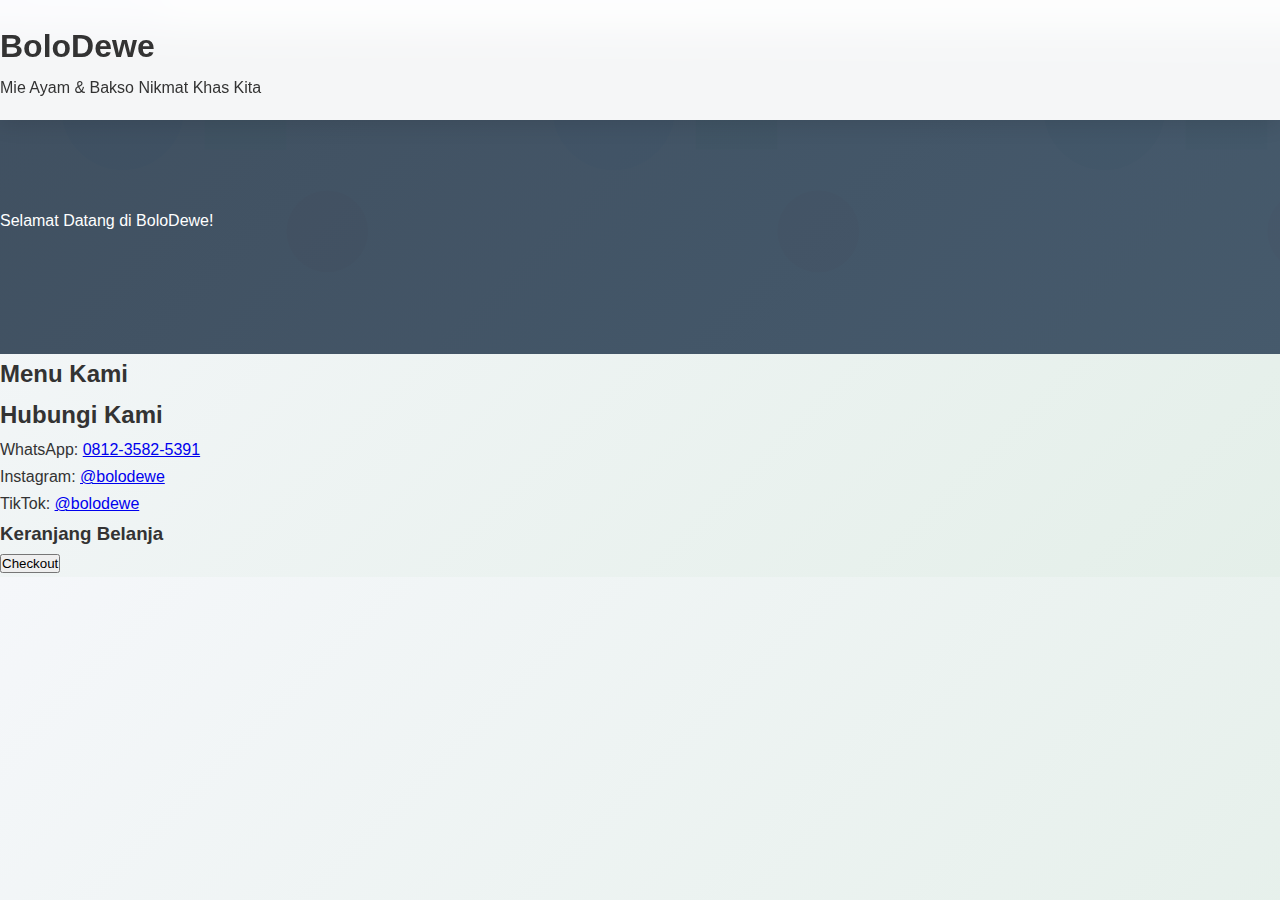
<file: index.html>
<!DOCTYPE html>
<html lang="id">
<head>
  <meta charset="UTF-8" />
  <meta name="viewport" content="width=1100"/>
  <title>BoloDewe - Mie Ayam & Bakso</title>
  <link rel="stylesheet" href="style.css"/>
</head>
<body>
  <header>
    <h1>BoloDewe</h1>
    <p>Mie Ayam & Bakso Nikmat Khas Kita</p>
  </header>

  <nav>
    <a href="#">Beranda</a>
    <a href="#menu">Menu</a>
    <a href="#kontak">Kontak</a>
  </nav>

  <div class="hero">
    Selamat Datang di BoloDewe!
  </div>

  <section class="section" id="menu">
    <h2>Menu Kami</h2>
    <div class="menu-grid" id="menu-items">
      <!-- Diisi dari script.js -->
    </div>
  </section>

  <section class="section" id="kontak">
    <h2>Hubungi Kami</h2>
    <p>WhatsApp: <a href="https://wa.me/6281235825391">0812-3582-5391</a></p>
    <p>Instagram: <a href="https://instagram.com/bolodewe">@bolodewe</a></p>
    <p>TikTok: <a href="https://tiktok.com/@bolodewe">@bolodewe</a></p>
  </section>

  <div class="cart-popup" id="cart-popup">
    <h3>Keranjang Belanja</h3>
    <div id="cart-items"></div>
    <button onclick="checkout()">Checkout</button>
  </div>

  <script src="script.js"></script>
</body>
</html>
</file>
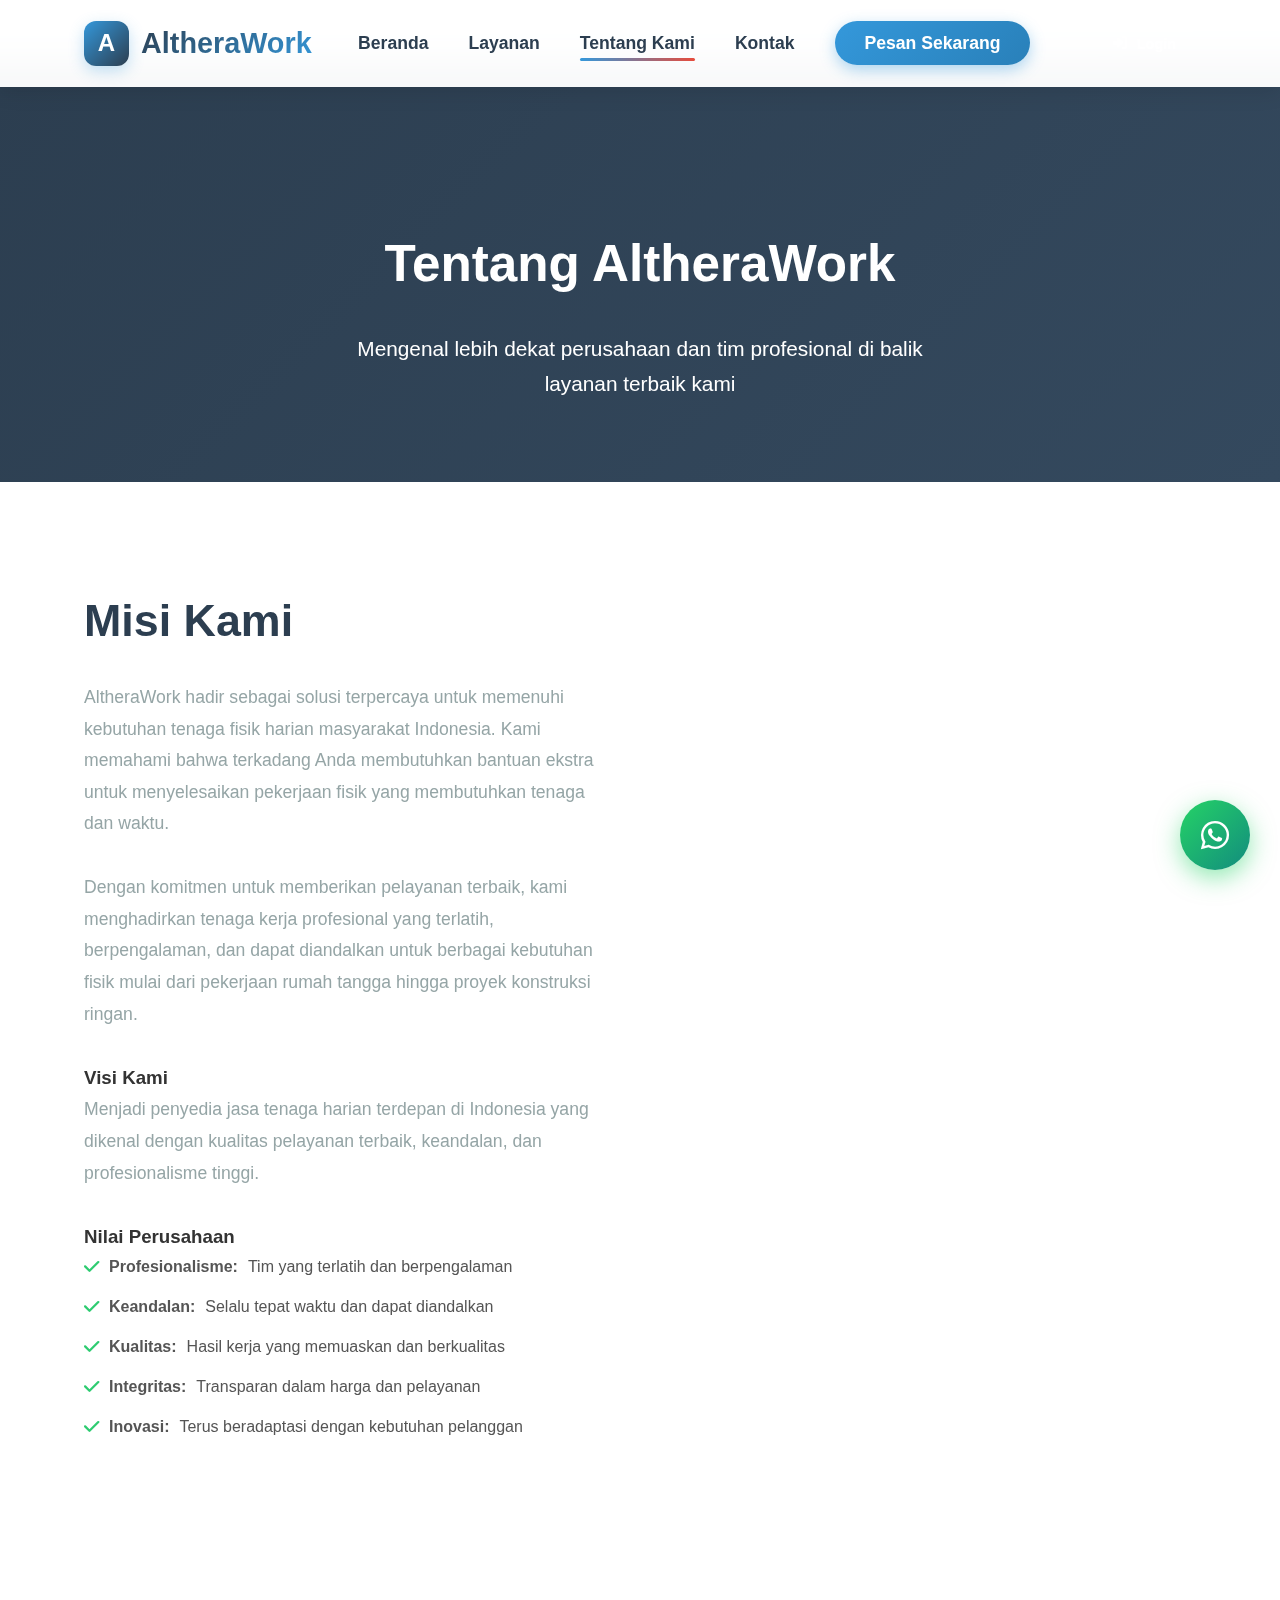
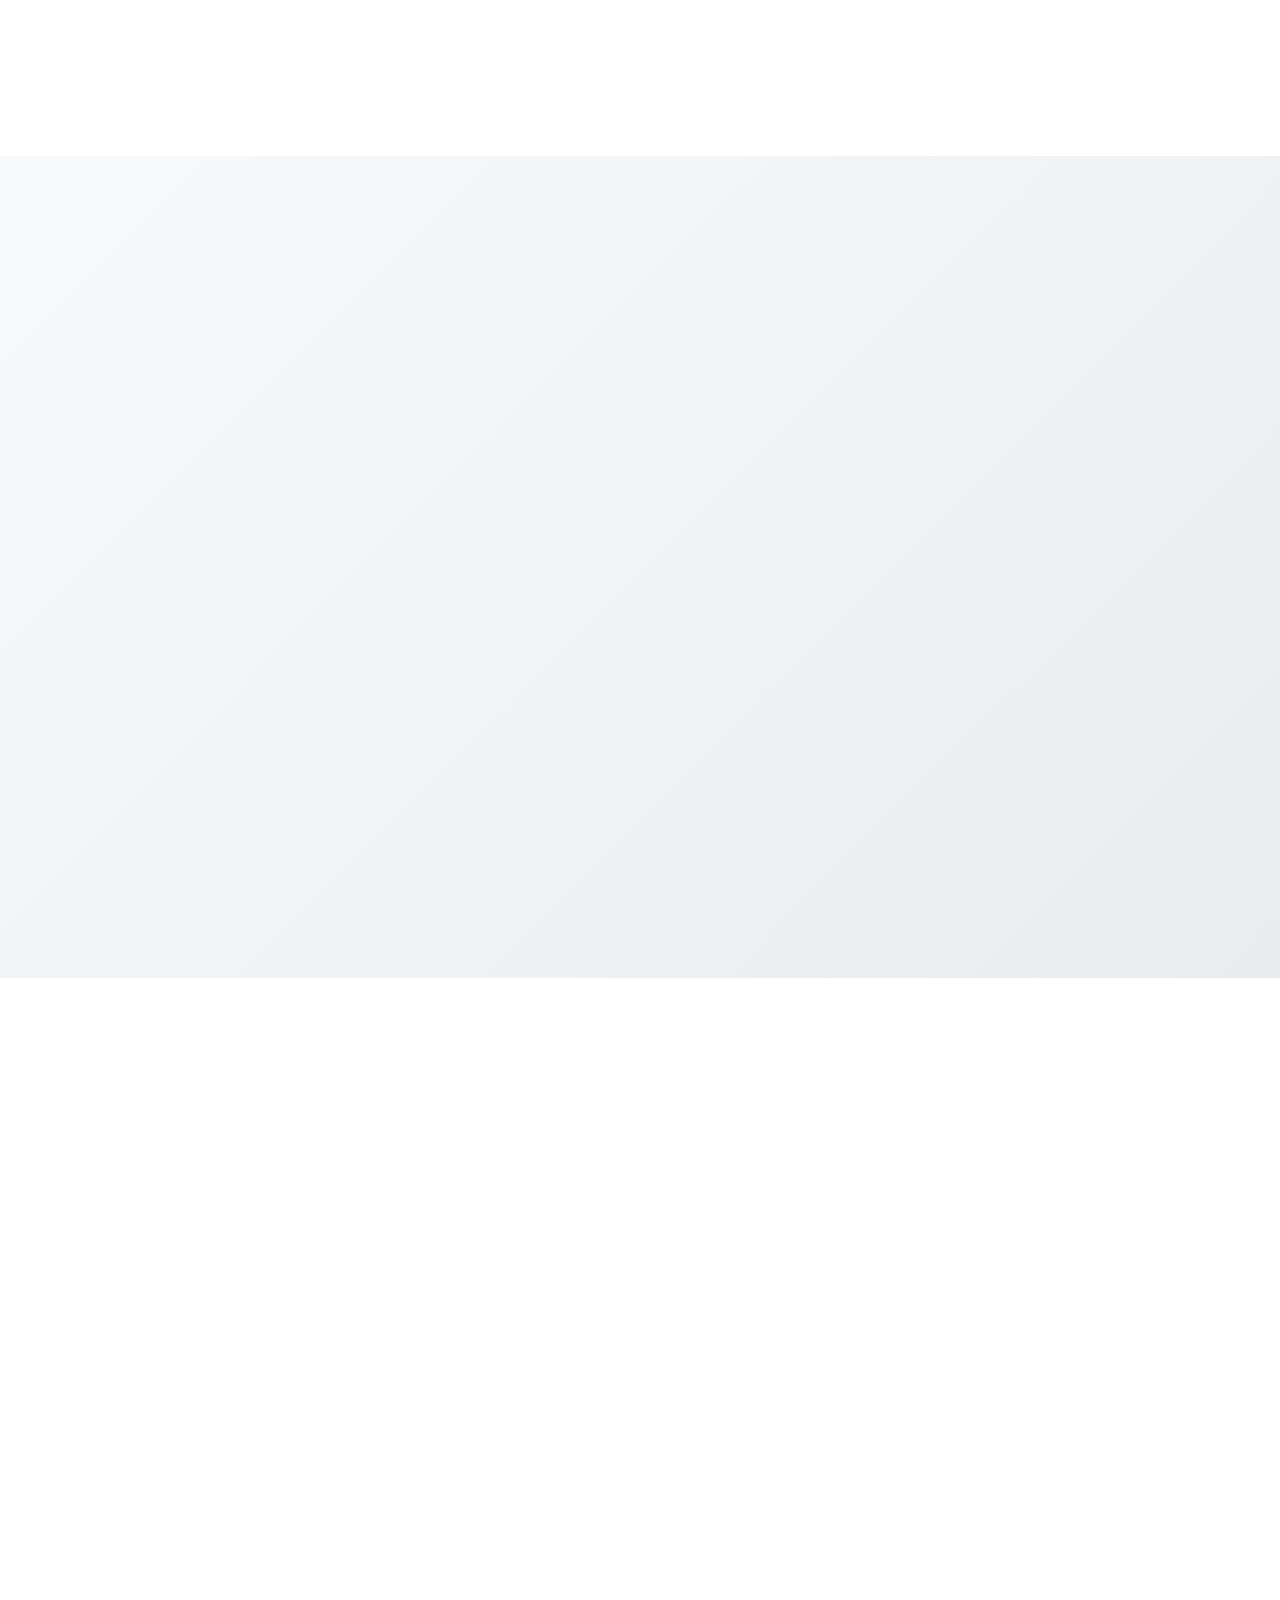
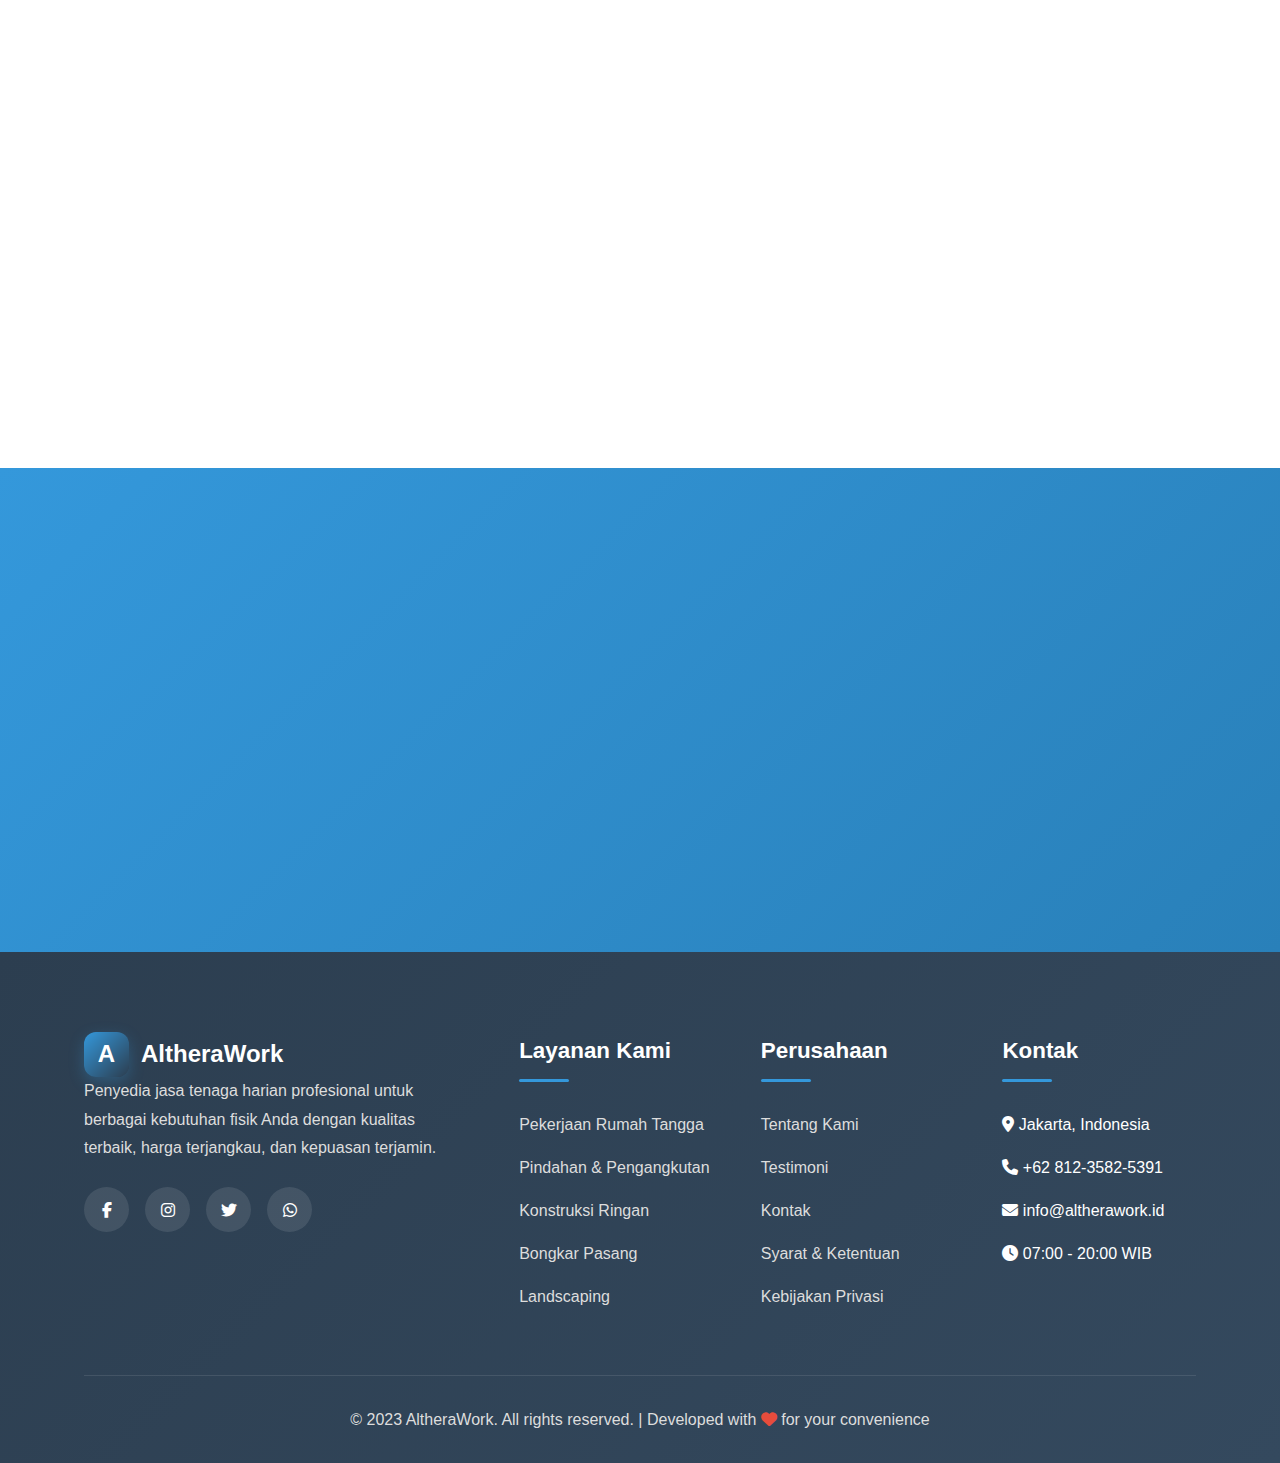
<file: about.html>
<!DOCTYPE html>
<html lang="id">

<head>
    <meta charset="UTF-8">
    <meta name="viewport" content="width=device-width, initial-scale=1.0">
    <title>Tentang Kami - AltheraWork Jasa Tenaga Harian</title>
    <link rel="stylesheet" href="style.css">
    <link rel="stylesheet" href="https://cdnjs.cloudflare.com/ajax/libs/font-awesome/6.4.0/css/all.min.css">
    <link href="https://unpkg.com/aos@2.3.1/dist/aos.css" rel="stylesheet">
</head>

<body>
    <!-- Loading Screen -->
    <div class="loading-screen" id="loadingScreen">
        <div class="loading-content">
            <div class="loading-logo">
                <div class="logo-icon">A</div>
                <h2>AltheraWork</h2>
            </div>
            <div class="loading-spinner"></div>
            <p>Memuat Informasi Perusahaan...</p>
        </div>
    </div>

    <!-- Floating WhatsApp -->
    <div class="floating-whatsapp" id="floatingWhatsApp">
        <div class="whatsapp-icon">
            <i class="fab fa-whatsapp"></i>
        </div>
        <div class="whatsapp-tooltip">
            Hubungi kami via WhatsApp!
        </div>
    </div>

    <!-- Header -->
    <header>
        <div class="container">
            <nav class="navbar">
                <a href="index.html" class="logo">
                    <div class="logo-icon">A</div>
                    <h1>AltheraWork</h1>
                </a>
                <ul class="nav-links">
                    <li><a href="index.html">Beranda</a></li>
                    <li><a href="service.html">Layanan</a></li>
                    <li><a href="about.html" class="active">Tentang Kami</a></li>
                    <li><a href="contact.html">Kontak</a></li>
                    <li><a href="booking.html" class="btn-booking">Pesan Sekarang</a></li>
                </ul>

                <!-- User Profile -->
                <div class="user-profile" style="display: none;">
                    <div class="user-avatar">U</div>
                    <span class="user-name">User</span>
                    <div class="user-menu">
                        <a href="dashboard.html"><i class="fas fa-tachometer-alt"></i> Dashboard</a>
                        <a href="profile.html"><i class="fas fa-user"></i> Profil Saya</a>
                        <a href="orders.html"><i class="fas fa-clipboard-list"></i> Pesanan Saya</a>
                        <a href="#" onclick="logoutUser()"><i class="fas fa-sign-out-alt"></i> Logout</a>
                    </div>
                </div>

                <!-- Login Button -->
                <button class="btn btn-secondary" id="loginBtn" style="margin-left: 1rem;">
                    <i class="fas fa-sign-in-alt"></i> Login
                </button>

                <div class="mobile-menu">
                    <i class="fas fa-bars"></i>
                </div>
            </nav>
        </div>
    </header>

    <!-- Login Modal -->
    <div class="login-modal" id="loginModal">
        <div class="login-content">
            <div class="modal-header">
                <h3>Login ke AltheraWork</h3>
                <button class="modal-close" id="closeLogin">&times;</button>
            </div>
            <div class="login-tabs">
                <button class="login-tab active" data-tab="login">Login</button>
                <button class="login-tab" data-tab="register">Daftar</button>
            </div>

            <div class="login-form">
                <!-- Login Form -->
                <div class="login-form-content" id="loginForm" style="display: block;">
                    <form id="loginFormData">
                        <div class="form-group">
                            <label for="loginEmail">Email</label>
                            <input type="email" id="loginEmail" name="email" required placeholder="nama@email.com">
                        </div>
                        <div class="form-group">
                            <label for="loginPassword">Password</label>
                            <input type="password" id="loginPassword" name="password" required placeholder="Masukkan password">
                        </div>
                        <div class="form-options">
                            <label class="checkbox-container">
                                <input type="checkbox" id="rememberMe">
                                <span class="checkmark"></span>
                                Ingat saya
                            </label>
                            <a href="#" class="forgot-password">Lupa password?</a>
                        </div>
                        <button type="submit" class="btn btn-primary btn-block">
                            <i class="fas fa-sign-in-alt"></i> Login
                        </button>
                    </form>
                </div>

                <!-- Register Form -->
                <div class="login-form-content" id="registerForm">
                    <form id="registerFormData">
                        <div class="form-group">
                            <label for="registerName">Nama Lengkap</label>
                            <input type="text" id="registerName" name="name" required placeholder="Masukkan nama lengkap">
                        </div>
                        <div class="form-group">
                            <label for="registerEmail">Email</label>
                            <input type="email" id="registerEmail" name="email" required placeholder="nama@email.com">
                        </div>
                        <div class="form-group">
                            <label for="registerPhone">Nomor Telepon</label>
                            <input type="tel" id="registerPhone" name="phone" required placeholder="+62 812-3456-7890">
                        </div>
                        <div class="form-group">
                            <label for="registerPassword">Password</label>
                            <input type="password" id="registerPassword" name="password" required placeholder="Minimal 6 karakter">
                        </div>
                        <div class="form-group">
                            <label for="confirmPassword">Konfirmasi Password</label>
                            <input type="password" id="confirmPassword" name="confirmPassword" required placeholder="Ulangi password">
                        </div>
                        <div class="form-agreement">
                            <label class="checkbox-container">
                                <input type="checkbox" id="registerAgree" required>
                                <span class="checkmark"></span>
                                Saya menyetujui <a href="#">Syarat & Ketentuan</a> dan <a href="#">Kebijakan Privasi</a>
                            </label>
                        </div>
                        <button type="submit" class="btn btn-primary btn-block">
                            <i class="fas fa-user-plus"></i> Daftar Sekarang
                        </button>
                    </form>
                </div>
            </div>
        </div>
    </div>

    <!-- Page Header -->
    <section class="page-header">
        <div class="container">
            <div class="page-header-content">
                <h1 data-aos="fade-up">Tentang AltheraWork</h1>
                <p data-aos="fade-up" data-aos-delay="200">Mengenal lebih dekat perusahaan dan tim profesional di balik layanan terbaik kami</p>
            </div>
        </div>
    </section>

    <!-- About Content -->
    <section class="about-page">
        <div class="container">
            <div class="about-content">
                <div class="about-text" data-aos="fade-right" data-aos-duration="1000">
                    <h2>Misi Kami</h2>
                    <p>AltheraWork hadir sebagai solusi terpercaya untuk memenuhi kebutuhan tenaga fisik harian masyarakat Indonesia. Kami memahami bahwa terkadang Anda membutuhkan bantuan ekstra untuk menyelesaikan pekerjaan fisik yang membutuhkan tenaga
                        dan waktu.</p>

                    <p>Dengan komitmen untuk memberikan pelayanan terbaik, kami menghadirkan tenaga kerja profesional yang terlatih, berpengalaman, dan dapat diandalkan untuk berbagai kebutuhan fisik mulai dari pekerjaan rumah tangga hingga proyek konstruksi
                        ringan.
                    </p>

                    <h3>Visi Kami</h3>
                    <p>Menjadi penyedia jasa tenaga harian terdepan di Indonesia yang dikenal dengan kualitas pelayanan terbaik, keandalan, dan profesionalisme tinggi.</p>

                    <h3>Nilai Perusahaan</h3>
                    <ul class="service-features">
                        <li><i class="fas fa-check"></i> <strong>Profesionalisme:</strong> Tim yang terlatih dan berpengalaman</li>
                        <li><i class="fas fa-check"></i> <strong>Keandalan:</strong> Selalu tepat waktu dan dapat diandalkan</li>
                        <li><i class="fas fa-check"></i> <strong>Kualitas:</strong> Hasil kerja yang memuaskan dan berkualitas</li>
                        <li><i class="fas fa-check"></i> <strong>Integritas:</strong> Transparan dalam harga dan pelayanan</li>
                        <li><i class="fas fa-check"></i> <strong>Inovasi:</strong> Terus beradaptasi dengan kebutuhan pelanggan</li>
                    </ul>
                </div>
                <div class="about-image" data-aos="fade-left" data-aos-duration="1000">
                    <div class="image-placeholder">
                        <i class="fas fa-building"></i>
                        <p>AltheraWork Headquarters</p>
                    </div>
                </div>
            </div>

            <!-- Stats Section -->
            <div class="hero-stats" style="margin-top: 4rem;" data-aos="fade-up">
                <div class="stat">
                    <h3 data-count="3">0</h3>
                    <p>Tahun Pengalaman</p>
                </div>
                <div class="stat">
                    <h3 data-count="500">0</h3>
                    <p>Proyek Selesai</p>
                </div>
                <div class="stat">
                    <h3 data-count="150">0</h3>
                    <p>Klien Puas</p>
                </div>
                <div class="stat">
                    <h3 data-count="50">0</h3>
                    <p>Tenaga Ahli</p>
                </div>
            </div>
        </div>
    </section>

    <!-- Team Section -->
    <section class="why-choose-us">
        <div class="container">
            <div class="section-header" data-aos="fade-up">
                <h2>Tim Kami</h2>
                <p>Para profesional di balik kesuksesan AltheraWork</p>
            </div>
            <div class="team-grid">
                <div class="team-member" data-aos="fade-up" data-aos-delay="200">
                    <div class="member-avatar">
                        <i class="fas fa-user-tie"></i>
                    </div>
                    <div class="member-info">
                        <h3>Budi Santoso</h3>
                        <p>Founder & CEO</p>
                        <p>Pengalaman 10 tahun di industri jasa dan manajemen</p>
                    </div>
                    <div class="member-social">
                        <a href="#"><i class="fab fa-linkedin"></i></a>
                        <a href="#"><i class="fab fa-twitter"></i></a>
                    </div>
                </div>
                <div class="team-member" data-aos="fade-up" data-aos-delay="400">
                    <div class="member-avatar">
                        <i class="fas fa-user-cog"></i>
                    </div>
                    <div class="member-info">
                        <h3>Sari Dewi</h3>
                        <p>Operation Manager</p>
                        <p>Ahli dalam mengelola tim dan operasional harian</p>
                    </div>
                    <div class="member-social">
                        <a href="#"><i class="fab fa-linkedin"></i></a>
                        <a href="#"><i class="fab fa-instagram"></i></a>
                    </div>
                </div>
                <div class="team-member" data-aos="fade-up" data-aos-delay="600">
                    <div class="member-avatar">
                        <i class="fas fa-users"></i>
                    </div>
                    <div class="member-info">
                        <h3>Tim Tenaga Ahli</h3>
                        <p>Professional Workers</p>
                        <p>50+ tenaga terlatih dengan berbagai keahlian khusus</p>
                    </div>
                    <div class="member-social">
                        <a href="#"><i class="fas fa-certificate"></i></a>
                    </div>
                </div>
            </div>
        </div>
    </section>

    <!-- Why Choose Us Section -->
    <section class="services-page">
        <div class="container">
            <div class="section-header" data-aos="fade-up">
                <h2>Mengapa Memilih AltheraWork?</h2>
                <p>Keunggulan yang membuat kami berbeda dari yang lain</p>
            </div>
            <div class="features-grid">
                <div class="feature-card" data-aos="fade-up" data-aos-delay="200">
                    <div class="feature-icon">
                        <i class="fas fa-shield-alt"></i>
                    </div>
                    <h3>Terjamin & Aman</h3>
                    <p>Semua tenaga kerja melalui proses seleksi ketat dan memiliki track record yang baik</p>
                </div>
                <div class="feature-card" data-aos="fade-up" data-aos-delay="400">
                    <div class="feature-icon">
                        <i class="fas fa-clock"></i>
                    </div>
                    <h3>Tersedia 24/7</h3>
                    <p>Layanan siap kapan saja Anda butuhkan, termasuk weekend dan hari libur</p>
                </div>
                <div class="feature-card" data-aos="fade-up" data-aos-delay="600">
                    <div class="feature-icon">
                        <i class="fas fa-money-bill-wave"></i>
                    </div>
                    <h3>Harga Terjangkau</h3>
                    <p>Biaya transparan tanpa hidden cost, sesuai dengan kualitas layanan</p>
                </div>
                <div class="feature-card" data-aos="fade-up" data-aos-delay="800">
                    <div class="feature-icon">
                        <i class="fas fa-award"></i>
                    </div>
                    <h3>Profesional</h3>
                    <p>Tim yang terlatih dan berpengalaman dalam berbagai jenis pekerjaan fisik</p>
                </div>
            </div>
        </div>
    </section>

    <!-- CTA Section -->
    <section class="cta-section">
        <div class="container">
            <div class="cta-content" data-aos="zoom-in" data-aos-duration="1000">
                <h2>Siap Bekerja Sama dengan Kami?</h2>
                <p>Percayakan kebutuhan tenaga fisik Anda pada tim profesional AltheraWork. Hasil memuaskan terjamin!</p>
                <div class="cta-buttons">
                    <a href="booking.html" class="btn btn-primary btn-large">
                        <i class="fas fa-calendar-plus"></i> Pesan Sekarang
                    </a>
                    <a href="contact.html" class="btn btn-secondary btn-large">
                        <i class="fas fa-phone-alt"></i> Hubungi Kami
                    </a>
                </div>
            </div>
        </div>
    </section>

    <!-- Footer -->
    <footer>
        <div class="container">
            <div class="footer-content">
                <div class="footer-section">
                    <div class="logo">
                        <div class="logo-icon">A</div>
                        <h2>AltheraWork</h2>
                    </div>
                    <p>Penyedia jasa tenaga harian profesional untuk berbagai kebutuhan fisik Anda dengan kualitas terbaik, harga terjangkau, dan kepuasan terjamin.</p>
                    <div class="footer-social">
                        <a href="#"><i class="fab fa-facebook-f"></i></a>
                        <a href="#"><i class="fab fa-instagram"></i></a>
                        <a href="#"><i class="fab fa-twitter"></i></a>
                        <a href="#"><i class="fab fa-whatsapp"></i></a>
                    </div>
                </div>
                <div class="footer-section">
                    <h3>Layanan Kami</h3>
                    <ul>
                        <li><a href="service.html">Pekerjaan Rumah Tangga</a></li>
                        <li><a href="service.html">Pindahan & Pengangkutan</a></li>
                        <li><a href="service.html">Konstruksi Ringan</a></li>
                        <li><a href="service.html">Bongkar Pasang</a></li>
                        <li><a href="service.html">Landscaping</a></li>
                    </ul>
                </div>
                <div class="footer-section">
                    <h3>Perusahaan</h3>
                    <ul>
                        <li><a href="about.html">Tentang Kami</a></li>
                        <li><a href="#testimonials">Testimoni</a></li>
                        <li><a href="contact.html">Kontak</a></li>
                        <li><a href="#">Syarat & Ketentuan</a></li>
                        <li><a href="#">Kebijakan Privasi</a></li>
                    </ul>
                </div>
                <div class="footer-section">
                    <h3>Kontak</h3>
                    <ul>
                        <li><i class="fas fa-map-marker-alt"></i> Jakarta, Indonesia</li>
                        <li><i class="fas fa-phone"></i> +62 812-3582-5391</li>
                        <li><i class="fas fa-envelope"></i> info@altherawork.id</li>
                        <li><i class="fas fa-clock"></i> 07:00 - 20:00 WIB</li>
                    </ul>
                </div>
            </div>
            <div class="footer-bottom">
                <p>&copy; 2023 AltheraWork. All rights reserved. | Developed with <i class="fas fa-heart" style="color: #e74c3c;"></i> for your convenience</p>
            </div>
        </div>
    </footer>

    <!-- WhatsApp Modal -->
    <div class="whatsapp-modal" id="whatsappModal">
        <div class="modal-content">
            <div class="modal-header">
                <h3>Pesan via WhatsApp</h3>
                <button class="modal-close">&times;</button>
            </div>
            <div class="modal-body">
                <p>Pesan Anda akan dikirim ke WhatsApp kami. Pastikan data sudah benar sebelum mengirim.</p>
                <div class="order-summary">
                    <h4>Ringkasan Pesanan:</h4>
                    <div id="orderDetails"></div>
                </div>
            </div>
            <div class="modal-footer">
                <button class="btn btn-secondary" id="cancelOrder">Periksa Kembali</button>
                <button class="btn btn-primary" id="confirmWhatsApp">
                    <i class="fab fa-whatsapp"></i>
                    Kirim ke WhatsApp
                </button>
            </div>
        </div>
    </div>

    <script src="https://unpkg.com/aos@2.3.1/dist/aos.js"></script>
    <script src="script.js"></script>
</body>

</html>
</file>
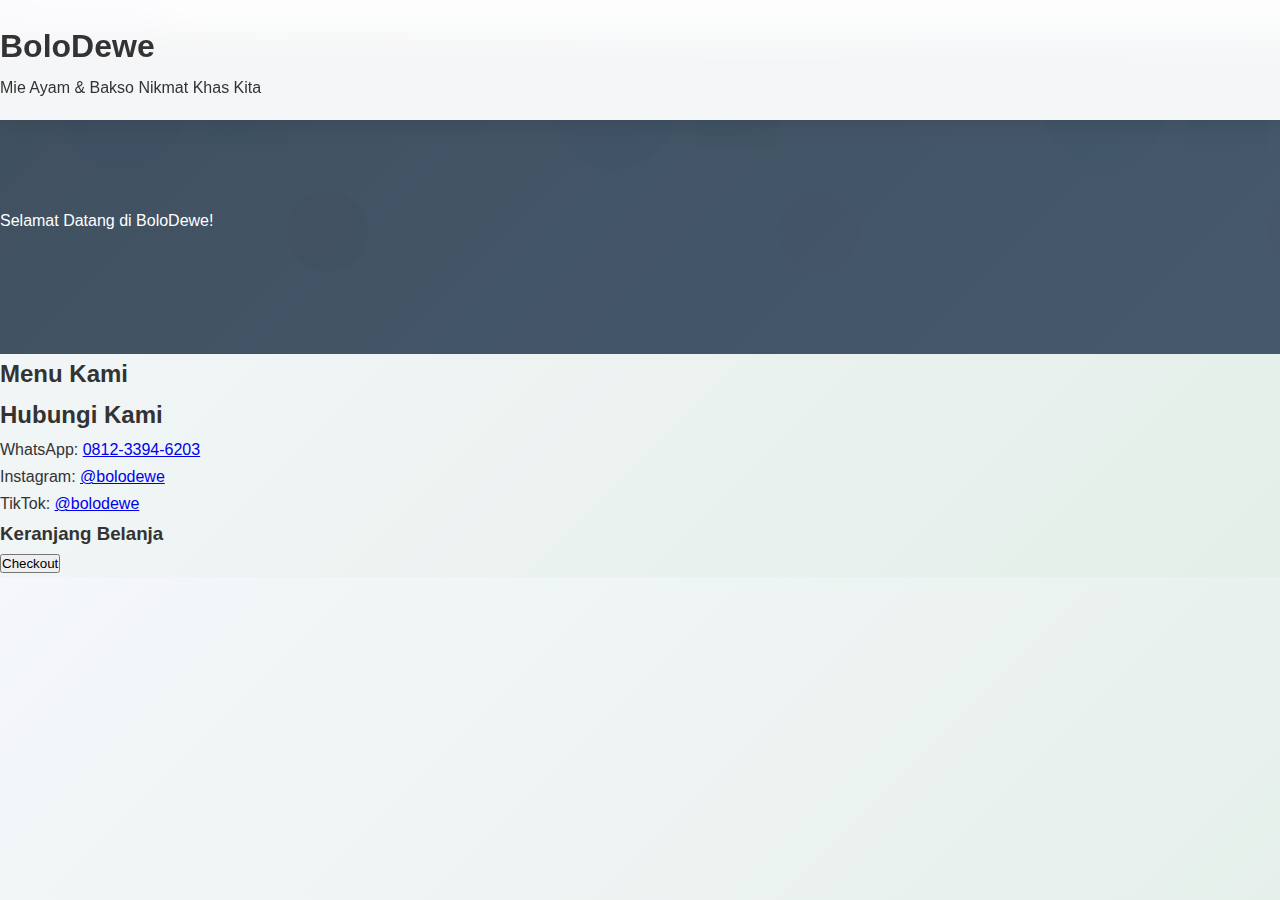
<file: bolodewe.html>
<!DOCTYPE html>
<html lang="id">
<head>
  <meta charset="UTF-8" />
  <meta name="viewport" content="width=device-width, initial-scale=1.0"/>
  <title>BoloDewe - Mie Ayam & Bakso</title>
  <link rel="stylesheet" href="style.css"/>
</head>
<body>
  <header>
    <h1>BoloDewe</h1>
    <p>Mie Ayam & Bakso Nikmat Khas Kita</p>
  </header>

  <nav>
    <a href="#">Beranda</a>
    <a href="#menu">Menu</a>
    <a href="#kontak">Kontak</a>
  </nav>

  <div class="hero">
    Selamat Datang di BoloDewe!
  </div>

  <section class="section" id="menu">
    <h2>Menu Kami</h2>
    <div class="menu-grid" id="menu-items">
      <!-- Diisi dari script.js -->
    </div>
  </section>

  <section class="section" id="kontak">
    <h2>Hubungi Kami</h2>
    <p>WhatsApp: <a href="https://wa.me/6281233946203">0812-3394-6203</a></p>
    <p>Instagram: <a href="https://instagram.com/bolodewe">@bolodewe</a></p>
    <p>TikTok: <a href="https://tiktok.com/@bolodewe">@bolodewe</a></p>
  </section>

  <div class="cart-popup" id="cart-popup">
    <h3>Keranjang Belanja</h3>
    <div id="cart-items"></div>
    <button onclick="checkout()">Checkout</button>
  </div>

  <script src="script.js"></script>
</body>
</html>
</file>
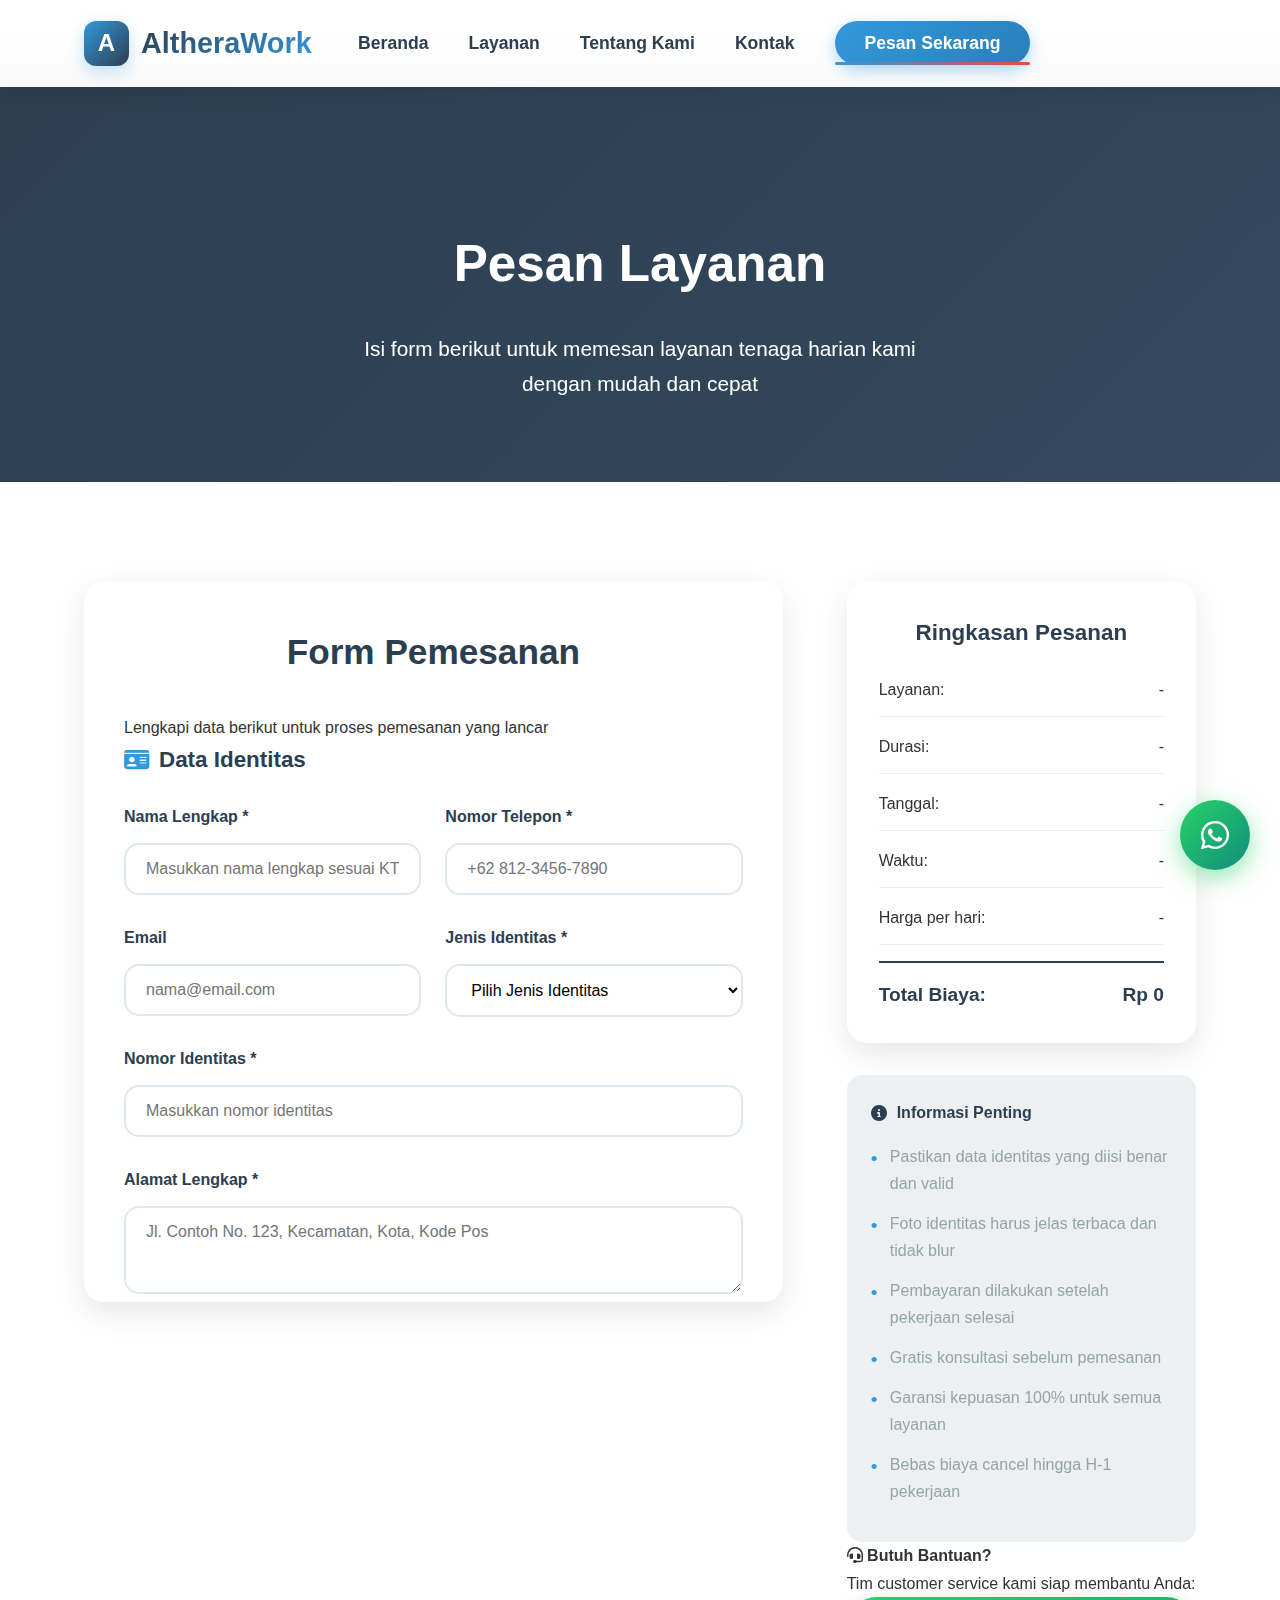
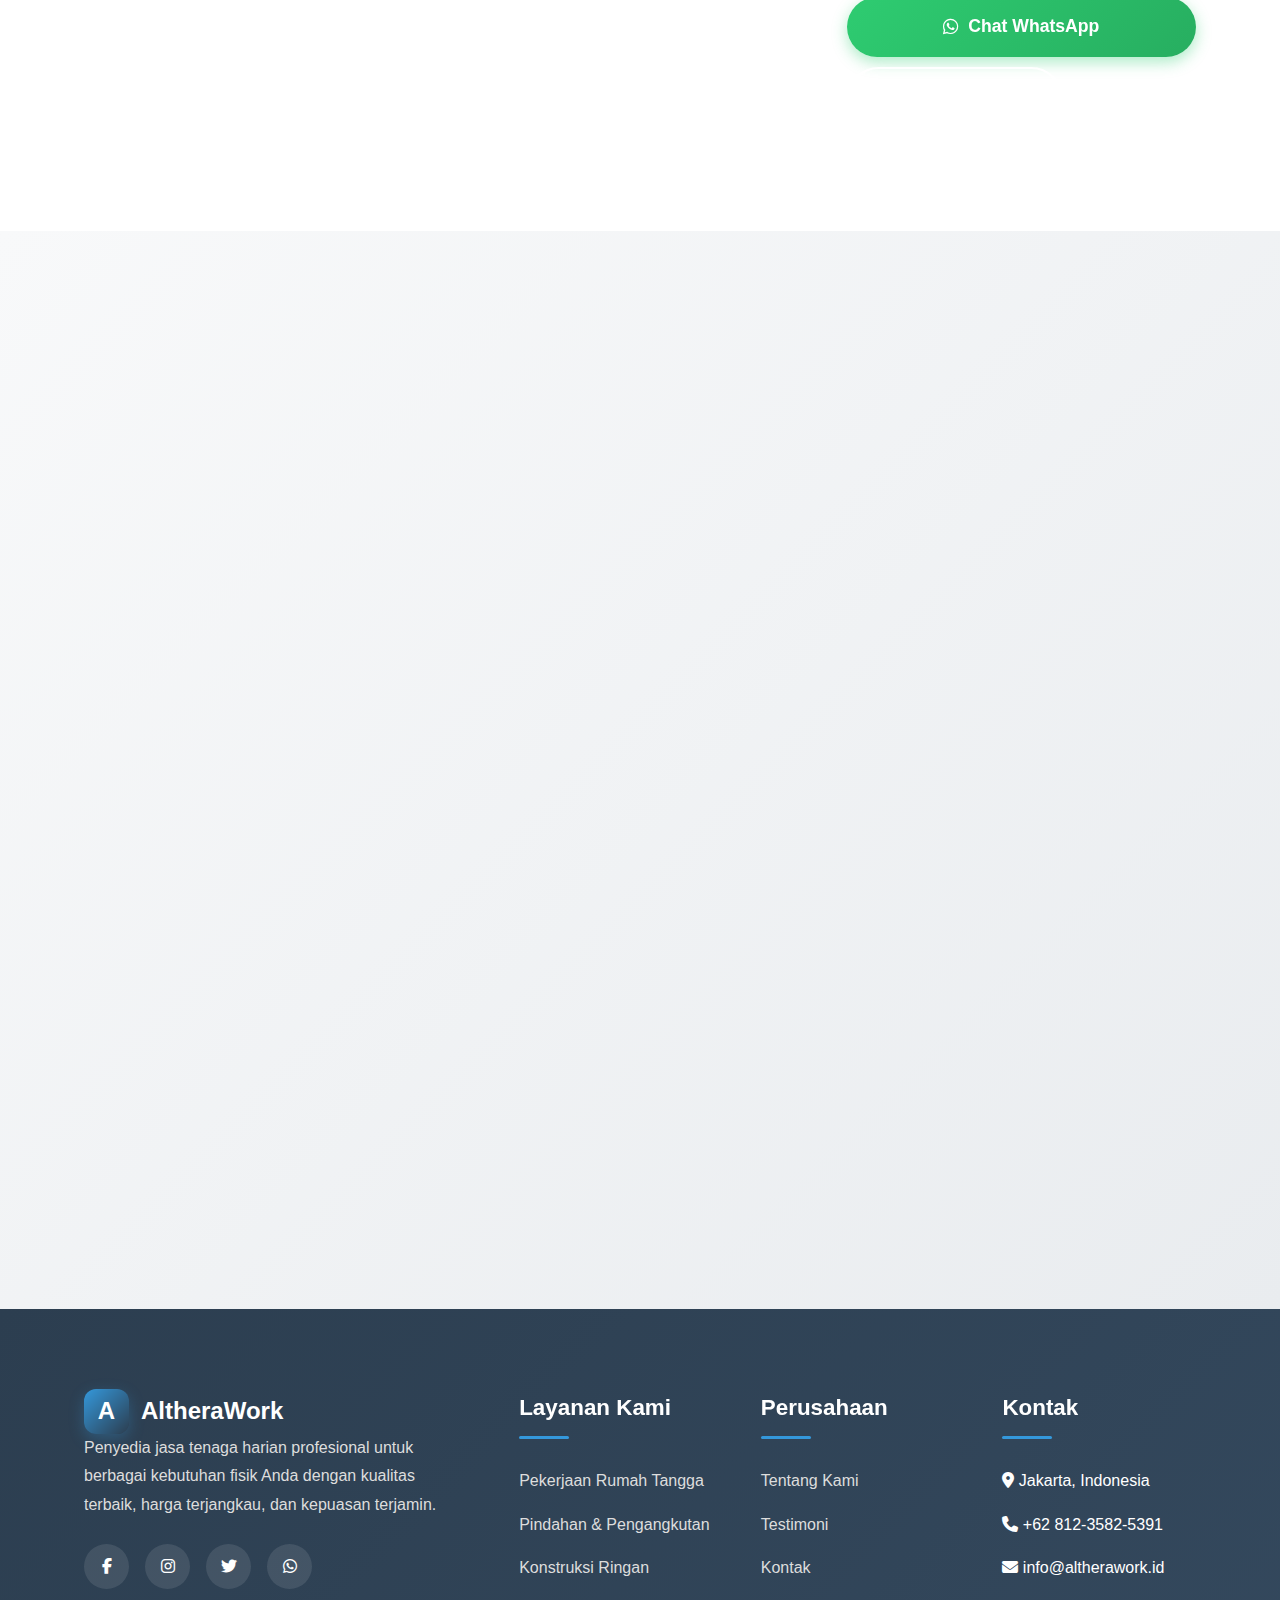
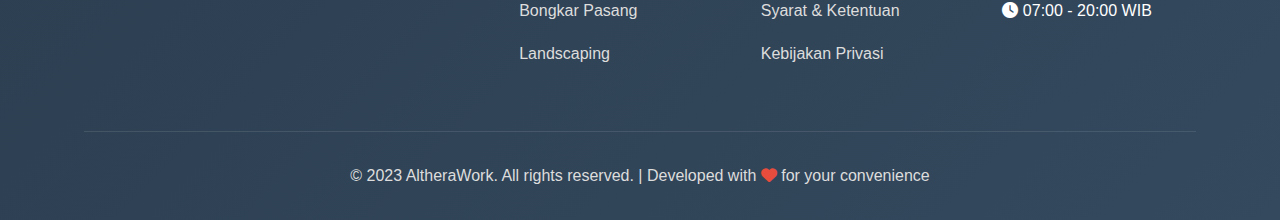
<file: booking.html>
<!DOCTYPE html>
<html lang="id">

<head>
    <meta charset="UTF-8">
    <meta name="viewport" content="width=device-width, initial-scale=1.0">
    <title>Pesan Layanan - AltheraWork</title>
    <link rel="stylesheet" href="style.css">
    <link rel="stylesheet" href="https://cdnjs.cloudflare.com/ajax/libs/font-awesome/6.4.0/css/all.min.css">
    <link href="https://unpkg.com/aos@2.3.1/dist/aos.css" rel="stylesheet">
</head>

<body>
    <!-- Loading Screen -->
    <div class="loading-screen" id="loadingScreen">
        <div class="loading-content">
            <div class="loading-logo">
                <div class="logo-icon">A</div>
                <h2>AltheraWork</h2>
            </div>
            <div class="loading-spinner"></div>
            <p>Mempersiapkan Form Pemesanan...</p>
        </div>
    </div>

    <!-- Floating WhatsApp -->
    <div class="floating-whatsapp" id="floatingWhatsApp">
        <div class="whatsapp-icon">
            <i class="fab fa-whatsapp"></i>
        </div>
        <div class="whatsapp-tooltip">
            Butuh Bantuan? Chat Kami!
        </div>
    </div>

    <!-- Header -->
    <header>
        <div class="container">
            <nav class="navbar">
                <a href="index.html" class="logo">
                    <div class="logo-icon">A</div>
                    <h1>AltheraWork</h1>
                </a>
                <ul class="nav-links">
                    <li><a href="index.html">Beranda</a></li>
                    <li><a href="service.html">Layanan</a></li>
                    <li><a href="about.html">Tentang Kami</a></li>
                    <li><a href="contact.html">Kontak</a></li>
                    <li><a href="booking.html" class="btn-booking active">Pesan Sekarang</a></li>
                </ul>

                <!-- User Profile -->
               <div class="user-profile" style="display: none;">
    <div class="user-avatar" id="headerAvatar">U</div>
    <span class="user-name">User</span>
    <div class="user-menu">
        <a href="dashboard.html"><i class="fas fa-tachometer-alt"></i> Dashboard</a>
        <a href="profile.html"><i class="fas fa-user"></i> Profil Saya</a>
        <a href="orders.html"><i class="fas fa-clipboard-list"></i> Pesanan Saya</a>
        <a href="#" onclick="logoutUser()"><i class="fas fa-sign-out-alt"></i> Logout</a>
    </div>
</div>

                <!-- Login Button -->
                <button class="btn btn-secondary" id="loginBtn" style="margin-left: 1rem;">
                    <i class="fas fa-sign-in-alt"></i> Login
                </button>

                <div class="mobile-menu">
                    <i class="fas fa-bars"></i>
                </div>
            </nav>
        </div>
    </header>

    <!-- Login Modal -->
    <div class="login-modal" id="loginModal">
        <div class="login-content">
            <div class="modal-header">
                <h3>Login ke AltheraWork</h3>
                <button class="modal-close" id="closeLogin">&times;</button>
            </div>
            <div class="login-tabs">
                <button class="login-tab active" data-tab="login">Login</button>
                <button class="login-tab" data-tab="register">Daftar</button>
            </div>

            <div class="login-form">
                <!-- Login Form -->
                <div class="login-form-content" id="loginForm" style="display: block;">
                    <form id="loginFormData">
                        <div class="form-group">
                            <label for="loginEmail">Email</label>
                            <input type="email" id="loginEmail" name="email" required placeholder="nama@email.com">
                        </div>
                        <div class="form-group">
                            <label for="loginPassword">Password</label>
                            <input type="password" id="loginPassword" name="password" required placeholder="Masukkan password">
                        </div>
                        <div class="form-options">
                            <label class="checkbox-container">
                                <input type="checkbox" id="rememberMe">
                                <span class="checkmark"></span>
                                Ingat saya
                            </label>
                            <a href="#" class="forgot-password">Lupa password?</a>
                        </div>
                        <button type="submit" class="btn btn-primary btn-block">
                            <i class="fas fa-sign-in-alt"></i> Login
                        </button>
                    </form>
                </div>

                <!-- Register Form -->
                <div class="login-form-content" id="registerForm">
                    <form id="registerFormData">
                        <div class="form-group">
                            <label for="registerName">Nama Lengkap</label>
                            <input type="text" id="registerName" name="name" required placeholder="Masukkan nama lengkap">
                        </div>
                        <div class="form-group">
                            <label for="registerEmail">Email</label>
                            <input type="email" id="registerEmail" name="email" required placeholder="nama@email.com">
                        </div>
                        <div class="form-group">
                            <label for="registerPhone">Nomor Telepon</label>
                            <input type="tel" id="registerPhone" name="phone" required placeholder="+62 812-3456-7890">
                        </div>
                        <div class="form-group">
                            <label for="registerPassword">Password</label>
                            <input type="password" id="registerPassword" name="password" required placeholder="Minimal 6 karakter">
                        </div>
                        <div class="form-group">
                            <label for="confirmPassword">Konfirmasi Password</label>
                            <input type="password" id="confirmPassword" name="confirmPassword" required placeholder="Ulangi password">
                        </div>
                        <div class="form-agreement">
                            <label class="checkbox-container">
                                <input type="checkbox" id="registerAgree" required>
                                <span class="checkmark"></span>
                                Saya menyetujui <a href="#">Syarat & Ketentuan</a> dan <a href="#">Kebijakan Privasi</a>
                            </label>
                        </div>
                        <button type="submit" class="btn btn-primary btn-block">
                            <i class="fas fa-user-plus"></i> Daftar Sekarang
                        </button>
                    </form>
                </div>
            </div>
        </div>
    </div>

    <!-- Page Header -->
    <section class="page-header">
        <div class="container">
            <div class="page-header-content">
                <h1 data-aos="fade-up">Pesan Layanan</h1>
                <p data-aos="fade-up" data-aos-delay="200">Isi form berikut untuk memesan layanan tenaga harian kami dengan mudah dan cepat</p>
            </div>
        </div>
    </section>

    <!-- Booking Form Section -->
    <section class="booking-page">
        <div class="container">
            <div class="booking-container">
                <div class="booking-form" data-aos="fade-right" style="max-height: 80vh; overflow-y: auto;">
                    <h2>Form Pemesanan</h2>
                    <p class="form-description">Lengkapi data berikut untuk proses pemesanan yang lancar</p>

                    <form id="bookingForm">
                        <!-- Data Identitas -->
                        <div class="form-section">
                            <h3><i class="fas fa-id-card"></i> Data Identitas</h3>
                            <div class="form-row">
                                <div class="form-group">
                                    <label for="fullName">Nama Lengkap *</label>
                                    <input type="text" id="fullName" name="fullName" required placeholder="Masukkan nama lengkap sesuai KTP">
                                </div>
                                <div class="form-group">
                                    <label for="phone">Nomor Telepon *</label>
                                    <input type="tel" id="phone" name="phone" required placeholder="+62 812-3456-7890">
                                </div>
                            </div>
                            <div class="form-row">
                                <div class="form-group">
                                    <label for="email">Email</label>
                                    <input type="email" id="email" name="email" placeholder="nama@email.com">
                                </div>
                                <div class="form-group">
                                    <label for="identityType">Jenis Identitas *</label>
                                    <select id="identityType" name="identityType" required>
                                        <option value="">Pilih Jenis Identitas</option>
                                        <option value="ktp">KTP</option>
                                        <option value="sim">SIM</option>
                                        <option value="paspor">Paspor</option>
                                        <option value="lainnya">Lainnya</option>
                                    </select>
                                </div>
                            </div>
                            <div class="form-group">
                                <label for="identityNumber">Nomor Identitas *</label>
                                <input type="text" id="identityNumber" name="identityNumber" required placeholder="Masukkan nomor identitas">
                            </div>
                            <div class="form-group">
                                <label for="address">Alamat Lengkap *</label>
                                <textarea id="address" name="address" rows="3" required placeholder="Jl. Contoh No. 123, Kecamatan, Kota, Kode Pos"></textarea>
                            </div>
                        </div>

                        <!-- Data Pemesanan -->
                        <div class="form-section">
                            <h3><i class="fas fa-clipboard-list"></i> Data Pemesanan</h3>
                            <div class="form-group">
                                <label for="serviceType">Jenis Layanan *</label>
                                <select id="serviceType" name="serviceType" required>
                                    <option value="">Pilih Layanan</option>
                                    <option value="Pekerjaan Rumah Tangga - Rp 150.000/hari">Pekerjaan Rumah Tangga - Rp 150.000/hari</option>
                                    <option value="Pindahan & Pengangkutan - Rp 200.000/hari">Pindahan & Pengangkutan - Rp 200.000/hari</option>
                                    <option value="Konstruksi Ringan - Rp 250.000/hari">Konstruksi Ringan - Rp 250.000/hari</option>
                                    <option value="Bongkar Pasang - Rp 175.000/hari">Bongkar Pasang - Rp 175.000/hari</option>
                                    <option value="Landscaping - Rp 180.000/hari">Landscaping - Rp 180.000/hari</option>
                                    <option value="Layanan Khusus - Rp 160.000/hari">Layanan Khusus - Rp 160.000/hari</option>
                                </select>
                            </div>
                            <div class="form-row">
                                <div class="form-group">
                                    <label for="workDate">Tanggal Pekerjaan *</label>
                                    <input type="date" id="workDate" name="workDate" required min="<?php echo date('Y-m-d'); ?>">
                                </div>
                                <div class="form-group">
                                    <label for="workDuration">Durasi (hari) *</label>
                                    <select id="workDuration" name="workDuration" required>
                                        <option value="1">1 Hari</option>
                                        <option value="2">2 Hari</option>
                                        <option value="3">3 Hari</option>
                                        <option value="4">4 Hari</option>
                                        <option value="5">5 Hari</option>
                                        <option value="6">6 Hari</option>
                                        <option value="7">7 Hari</option>
                                        <option value="custom">Custom (akan dikonfirmasi)</option>
                                    </select>
                                </div>
                            </div>
                            <div class="form-group">
                                <label for="workTime">Waktu Pekerjaan</label>
                                <select id="workTime" name="workTime">
                                    <option value="pagi">Pagi (08:00 - 12:00)</option>
                                    <option value="siang">Siang (13:00 - 17:00)</option>
                                    <option value="custom">Custom (akan dikonfirmasi)</option>
                                </select>
                            </div>
                            <div class="form-group">
                                <label for="workAddress">Lokasi Pekerjaan *</label>
                                <textarea id="workAddress" name="workAddress" rows="2" required placeholder="Alamat lengkap lokasi pekerjaan"></textarea>
                            </div>
                            <div class="form-group">
                                <label for="specialRequest">Permintaan Khusus</label>
                                <textarea id="specialRequest" name="specialRequest" rows="3" placeholder="Jelaskan detail pekerjaan yang dibutuhkan, peralatan khusus, atau permintaan lainnya..."></textarea>
                            </div>
                        </div>

                        <!-- Upload Identitas -->
                        <div class="form-section">
                            <h3><i class="fas fa-cloud-upload-alt"></i> Upload Identitas</h3>
                            <p class="form-info">Upload foto identitas (KTP/SIM) untuk verifikasi. File maksimal 2MB, format JPG/PNG.</p>
                            <div class="upload-area" id="uploadArea">
                                <i class="fas fa-cloud-upload-alt"></i>
                                <p>Klik untuk upload foto identitas</p>
                                <span>Format: JPG, PNG (Maks. 2MB)</span>
                                <input type="file" id="identityFile" name="identityFile" accept="image/*" hidden>
                            </div>
                            <div class="upload-preview" id="uploadPreview"></div>
                        </div>

                        <!-- Agreement -->
                        <div class="form-section">
                            <h3><i class="fas fa-file-contract"></i> Persetujuan</h3>
                            <div class="form-agreement">
                                <label class="checkbox-container">
                                    <input type="checkbox" id="agreeTerms" name="agreeTerms" required>
                                    <span class="checkmark"></span>
                                    Saya menyetujui <a href="#" target="_blank">Syarat dan Ketentuan</a> serta <a href="#" target="_blank">Kebijakan Privasi</a> AltheraWork
                                </label>
                            </div>
                            <div class="form-agreement">
                                <label class="checkbox-container">
                                    <input type="checkbox" id="agreeData" name="agreeData" required>
                                    <span class="checkmark"></span>
                                    Saya memberikan persetujuan untuk pengolahan data pribadi sesuai dengan kebijakan yang berlaku
                                </label>
                            </div>
                        </div>

                        <button type="submit" class="btn btn-primary btn-large btn-block">
                            <i class="fab fa-whatsapp"></i>
                            Lanjutkan ke WhatsApp
                        </button>
                    </form>
                </div>

                <div class="booking-summary" data-aos="fade-left">
                    <div class="summary-card">
                        <h3>Ringkasan Pesanan</h3>
                        <div class="summary-content">
                            <div class="summary-item">
                                <span>Layanan:</span>
                                <span id="summaryService">-</span>
                            </div>
                            <div class="summary-item">
                                <span>Durasi:</span>
                                <span id="summaryDuration">-</span>
                            </div>
                            <div class="summary-item">
                                <span>Tanggal:</span>
                                <span id="summaryDate">-</span>
                            </div>
                            <div class="summary-item">
                                <span>Waktu:</span>
                                <span id="summaryTime">-</span>
                            </div>
                            <div class="summary-item">
                                <span>Harga per hari:</span>
                                <span id="summaryPrice">-</span>
                            </div>
                            <div class="summary-total">
                                <span>Total Biaya:</span>
                                <span id="summaryTotal">Rp 0</span>
                            </div>
                        </div>
                    </div>

                    <div class="booking-info">
                        <h4><i class="fas fa-info-circle"></i> Informasi Penting</h4>
                        <ul>
                            <li>Pastikan data identitas yang diisi benar dan valid</li>
                            <li>Foto identitas harus jelas terbaca dan tidak blur</li>
                            <li>Pembayaran dilakukan setelah pekerjaan selesai</li>
                            <li>Gratis konsultasi sebelum pemesanan</li>
                            <li>Garansi kepuasan 100% untuk semua layanan</li>
                            <li>Bebas biaya cancel hingga H-1 pekerjaan</li>
                        </ul>
                    </div>

                    <div class="support-info">
                        <h4><i class="fas fa-headset"></i> Butuh Bantuan?</h4>
                        <p>Tim customer service kami siap membantu Anda:</p>
                        <div class="support-contacts">
                            <a href="https://wa.me/6281235825391" class="btn btn-service" style="margin-bottom: 10px;">
                                <i class="fab fa-whatsapp"></i> Chat WhatsApp
                            </a>
                            <a href="tel:+6281235825391" class="btn btn-secondary">
                                <i class="fas fa-phone"></i> Telepon Kami
                            </a>
                        </div>
                    </div>
                </div>
            </div>
        </div>
    </section>

    <!-- Process Section -->
    <section class="process-section">
        <div class="container">
            <div class="section-header" data-aos="fade-up">
                <h2>Proses Setelah Pemesanan</h2>
                <p>Apa yang terjadi setelah Anda mengisi form pemesanan?</p>
            </div>
            <div class="process-steps">
                <div class="process-step" data-aos="fade-up" data-aos-delay="200">
                    <div class="step-number">1</div>
                    <div class="step-icon">
                        <i class="fas fa-check-circle"></i>
                    </div>
                    <h3>Konfirmasi Pemesanan</h3>
                    <p>Tim kami akan menghubungi Anda via WhatsApp untuk konfirmasi detail pemesanan</p>
                </div>
                <div class="process-step" data-aos="fade-up" data-aos-delay="400">
                    <div class="step-number">2</div>
                    <div class="step-icon">
                        <i class="fas fa-user-check"></i>
                    </div>
                    <h3>Verifikasi Data</h3>
                    <p>Data identitas dan pemesanan akan diverifikasi oleh tim admin kami</p>
                </div>
                <div class="process-step" data-aos="fade-up" data-aos-delay="600">
                    <div class="step-number">3</div>
                    <div class="step-icon">
                        <i class="fas fa-calendar-check"></i>
                    </div>
                    <h3>Penjadwalan</h3>
                    <p>Jadwal pekerjaan akan dikonfirmasi dan tenaga kerja akan disiapkan</p>
                </div>
                <div class="process-step" data-aos="fade-up" data-aos-delay="800">
                    <div class="step-number">4</div>
                    <div class="step-icon">
                        <i class="fas fa-truck"></i>
                    </div>
                    <h3>Eksekusi Pekerjaan</h3>
                    <p>Tenaga kerja profesional kami akan datang sesuai jadwal yang disepakati</p>
                </div>
            </div>
        </div>
    </section>

    <!-- Footer -->
    <footer>
        <div class="container">
            <div class="footer-content">
                <div class="footer-section">
                    <div class="logo">
                        <div class="logo-icon">A</div>
                        <h2>AltheraWork</h2>
                    </div>
                    <p>Penyedia jasa tenaga harian profesional untuk berbagai kebutuhan fisik Anda dengan kualitas terbaik, harga terjangkau, dan kepuasan terjamin.</p>
                    <div class="footer-social">
                        <a href="#"><i class="fab fa-facebook-f"></i></a>
                        <a href="#"><i class="fab fa-instagram"></i></a>
                        <a href="#"><i class="fab fa-twitter"></i></a>
                        <a href="#"><i class="fab fa-whatsapp"></i></a>
                    </div>
                </div>
                <div class="footer-section">
                    <h3>Layanan Kami</h3>
                    <ul>
                        <li><a href="service.html">Pekerjaan Rumah Tangga</a></li>
                        <li><a href="service.html">Pindahan & Pengangkutan</a></li>
                        <li><a href="service.html">Konstruksi Ringan</a></li>
                        <li><a href="service.html">Bongkar Pasang</a></li>
                        <li><a href="service.html">Landscaping</a></li>
                    </ul>
                </div>
                <div class="footer-section">
                    <h3>Perusahaan</h3>
                    <ul>
                        <li><a href="about.html">Tentang Kami</a></li>
                        <li><a href="#testimonials">Testimoni</a></li>
                        <li><a href="contact.html">Kontak</a></li>
                        <li><a href="#">Syarat & Ketentuan</a></li>
                        <li><a href="#">Kebijakan Privasi</a></li>
                    </ul>
                </div>
                <div class="footer-section">
                    <h3>Kontak</h3>
                    <ul>
                        <li><i class="fas fa-map-marker-alt"></i> Jakarta, Indonesia</li>
                        <li><i class="fas fa-phone"></i> +62 812-3582-5391</li>
                        <li><i class="fas fa-envelope"></i> info@altherawork.id</li>
                        <li><i class="fas fa-clock"></i> 07:00 - 20:00 WIB</li>
                    </ul>
                </div>
            </div>
            <div class="footer-bottom">
                <p>&copy; 2023 AltheraWork. All rights reserved. | Developed with <i class="fas fa-heart" style="color: #e74c3c;"></i> for your convenience</p>
            </div>
        </div>
    </footer>

    <!-- WhatsApp Modal -->
    <div class="whatsapp-modal" id="whatsappModal">
        <div class="modal-content">
            <div class="modal-header">
                <h3>Konfirmasi Pemesanan</h3>
                <button class="modal-close">&times;</button>
            </div>
            <div class="modal-body">
                <p>Pesanan Anda akan dikirim ke WhatsApp kami untuk konfirmasi final. Pastikan semua data sudah benar.</p>
                <div class="order-summary">
                    <h4>Ringkasan Pesanan:</h4>
                    <div id="orderDetails"></div>
                </div>
            </div>
            <div class="modal-footer">
                <button class="btn btn-secondary" id="cancelOrder">Periksa Kembali</button>
                <button class="btn btn-primary" id="confirmWhatsApp">
                    <i class="fab fa-whatsapp"></i>
                    Kirim ke WhatsApp
                </button>
            </div>
        </div>
    </div>

    <script src="https://unpkg.com/aos@2.3.1/dist/aos.js"></script>
    <script src="script.js"></script>
</body>

</html>
</file>
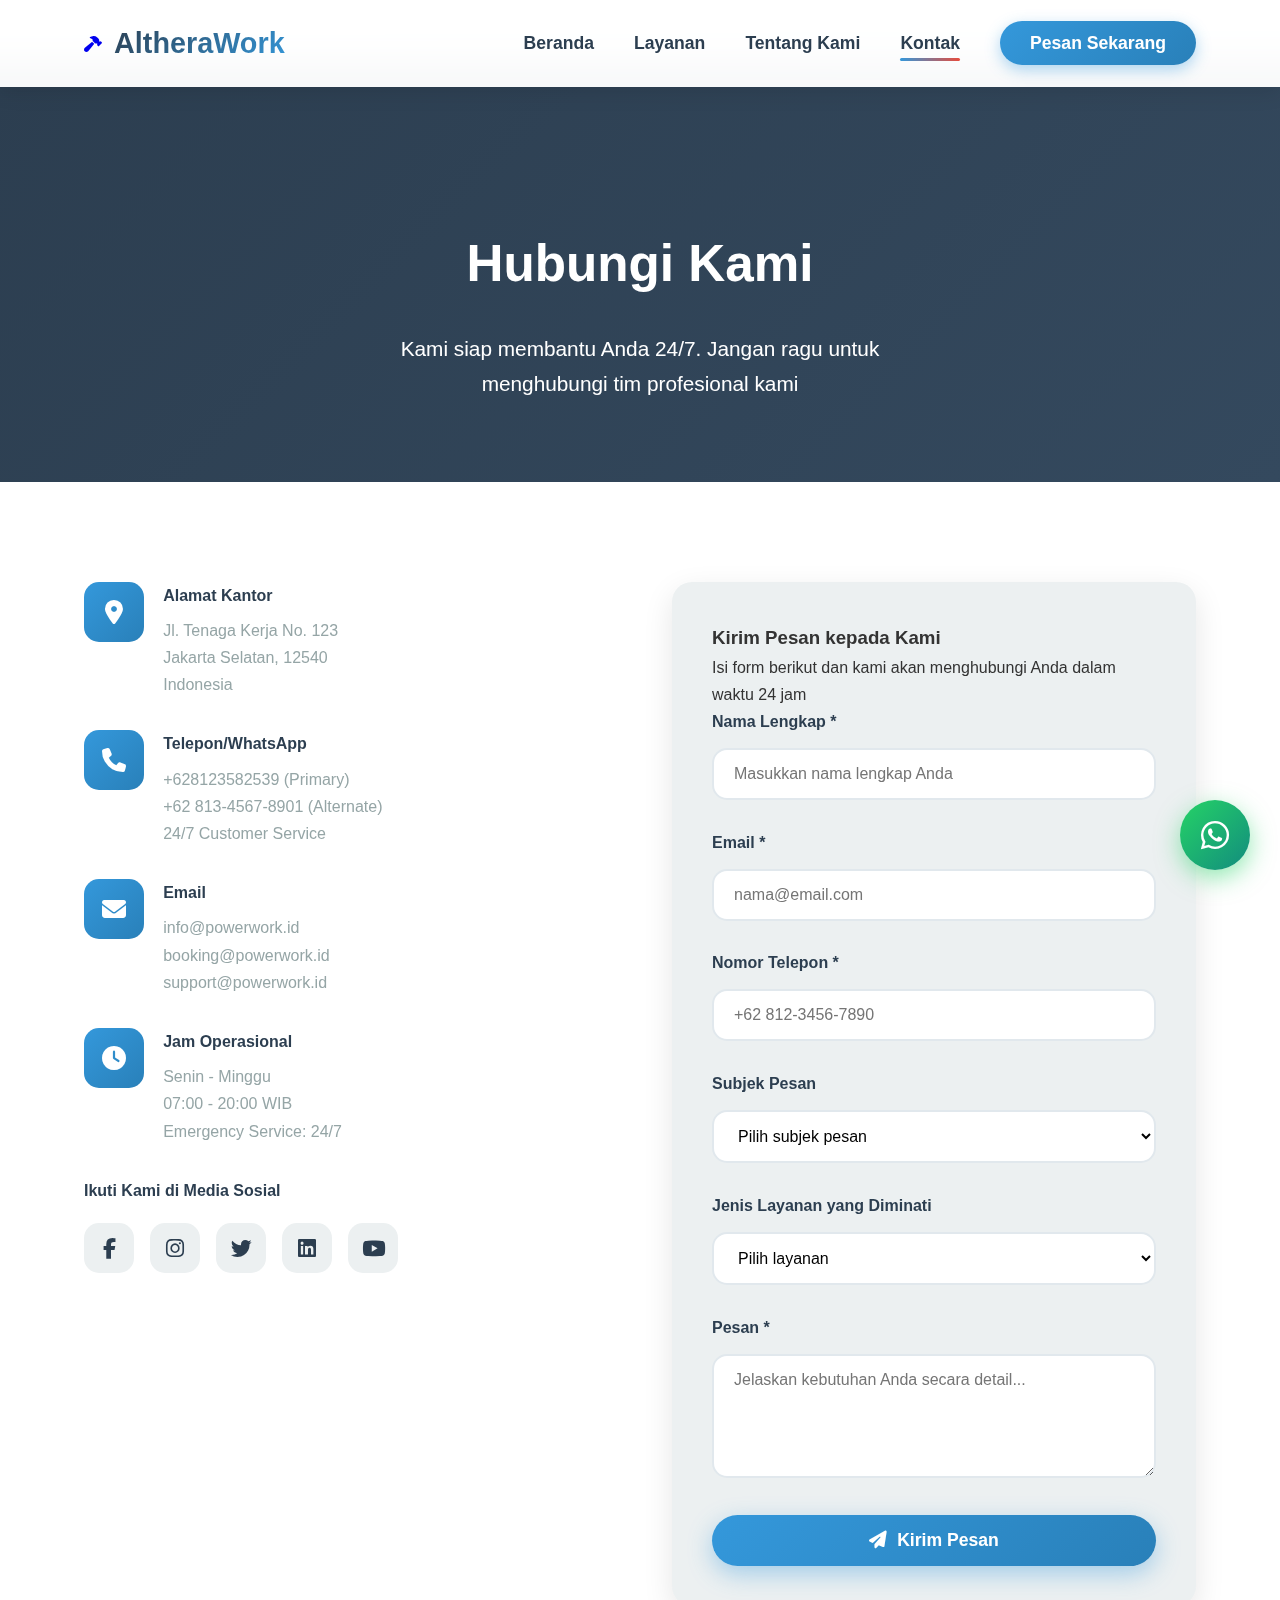
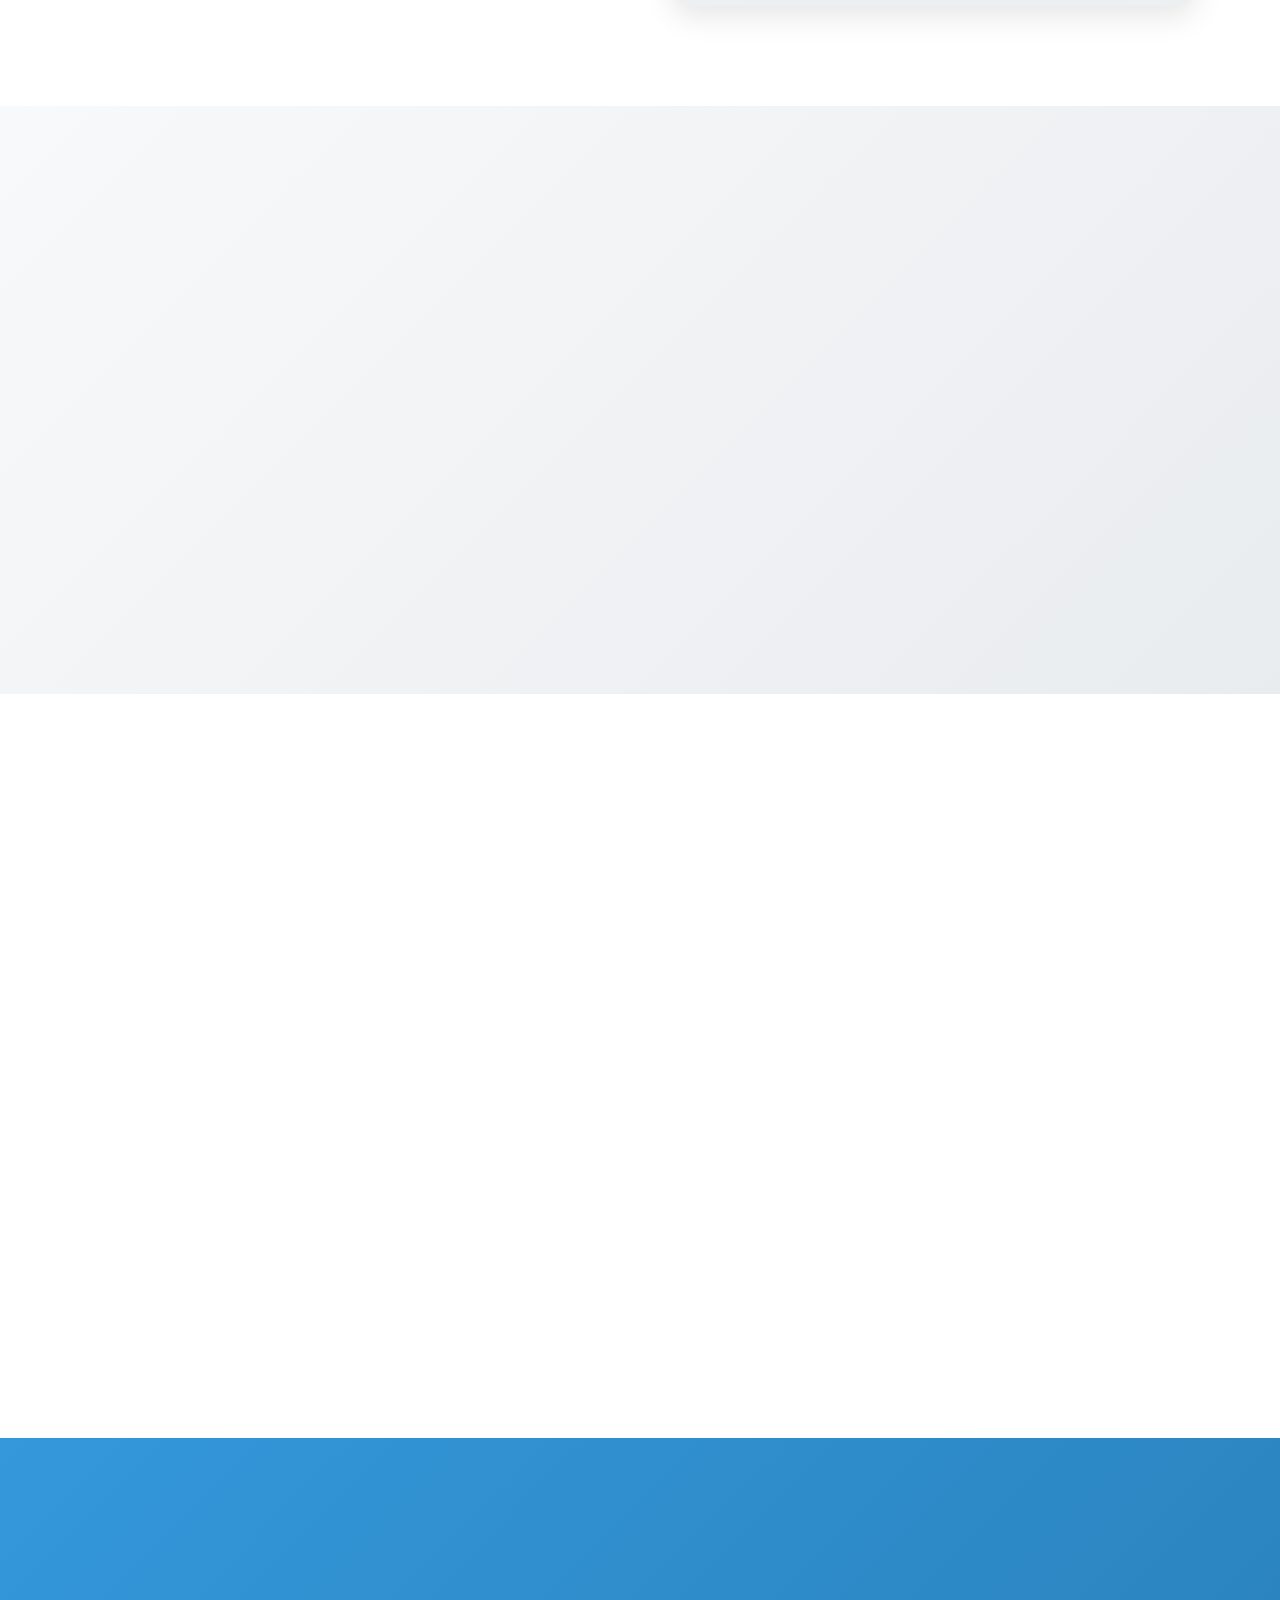
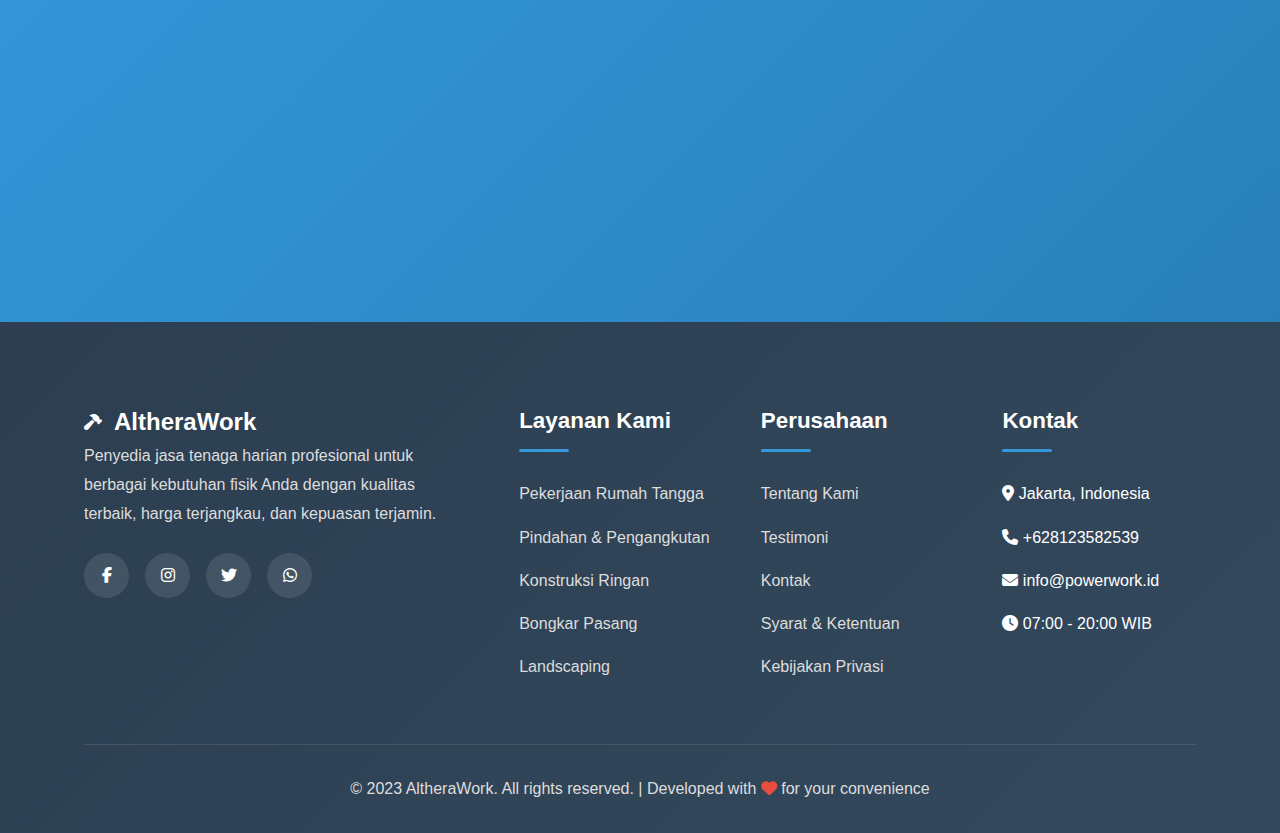
<file: contact.html>
<!DOCTYPE html>
<html lang="id">

<head>
    <meta charset="UTF-8">
    <meta name="viewport" content="width=device-width, initial-scale=1.0">
    <title>Kontak - AltheraWork Jasa Tenaga Harian</title>
    <link rel="stylesheet" href="style.css">
    <link rel="stylesheet" href="https://cdnjs.cloudflare.com/ajax/libs/font-awesome/6.4.0/css/all.min.css">
    <link href="https://unpkg.com/aos@2.3.1/dist/aos.css" rel="stylesheet">
</head>

<body>
    <!-- Loading Screen -->
    <div class="loading-screen" id="loadingScreen">
        <div class="loading-content">
            <div class="loading-logo">
                <i class="fas fa-hammer"></i>
                <h2>AltheraWork</h2>
            </div>
            <div class="loading-spinner"></div>
            <p>Memuat Informasi Kontak...</p>
        </div>
    </div>

    <!-- Floating WhatsApp -->
    <div class="floating-whatsapp" id="floatingWhatsApp">
        <div class="whatsapp-icon">
            <i class="fab fa-whatsapp"></i>
        </div>
        <div class="whatsapp-tooltip">
            Hubungi kami via WhatsApp!
        </div>
    </div>

    <!-- Header -->
    <header>
        <div class="container">
            <nav class="navbar">
                <a href="index.html" class="logo">
                    <i class="fas fa-hammer"></i>
                    <h1>AltheraWork</h1>
                </a>
                <ul class="nav-links">
                    <li><a href="index.html">Beranda</a></li>
                    <li><a href="services.html">Layanan</a></li>
                    <li><a href="about.html">Tentang Kami</a></li>
                    <li><a href="contact.html" class="active">Kontak</a></li>
                    <li><a href="booking.html" class="btn-booking">Pesan Sekarang</a></li>
                </ul>
                <div class="mobile-menu">
                    <i class="fas fa-bars"></i>
                </div>
            </nav>
        </div>
    </header>

    <!-- Page Header -->
    <section class="page-header">
        <div class="container">
            <div class="page-header-content">
                <h1 data-aos="fade-up">Hubungi Kami</h1>
                <p data-aos="fade-up" data-aos-delay="200">Kami siap membantu Anda 24/7. Jangan ragu untuk menghubungi tim profesional kami</p>
            </div>
        </div>
    </section>

    <!-- Contact Section -->
    <section class="contact-page">
        <div class="container">
            <div class="contact-content">
                <div class="contact-info" data-aos="fade-right" data-aos-duration="1000">
                    <div class="contact-item">
                        <div class="contact-icon">
                            <i class="fas fa-map-marker-alt"></i>
                        </div>
                        <div class="contact-details">
                            <h4>Alamat Kantor</h4>
                            <p>Jl. Tenaga Kerja No. 123<br>Jakarta Selatan, 12540<br>Indonesia</p>
                        </div>
                    </div>
                    <div class="contact-item">
                        <div class="contact-icon">
                            <i class="fas fa-phone"></i>
                        </div>
                        <div class="contact-details">
                            <h4>Telepon/WhatsApp</h4>
                            <p>+628123582539 (Primary)<br>+62 813-4567-8901 (Alternate)<br>24/7 Customer Service</p>
                        </div>
                    </div>
                    <div class="contact-item">
                        <div class="contact-icon">
                            <i class="fas fa-envelope"></i>
                        </div>
                        <div class="contact-details">
                            <h4>Email</h4>
                            <p>info@powerwork.id<br>booking@powerwork.id<br>support@powerwork.id</p>
                        </div>
                    </div>
                    <div class="contact-item">
                        <div class="contact-icon">
                            <i class="fas fa-clock"></i>
                        </div>
                        <div class="contact-details">
                            <h4>Jam Operasional</h4>
                            <p>Senin - Minggu<br>07:00 - 20:00 WIB<br>Emergency Service: 24/7</p>
                        </div>
                    </div>
                    <div class="social-links">
                        <h4>Ikuti Kami di Media Sosial</h4>
                        <div class="social-icons">
                            <a href="#" title="Facebook">
                                <i class="fab fa-facebook-f"></i>
                            </a>
                            <a href="#" title="Instagram">
                                <i class="fab fa-instagram"></i>
                            </a>
                            <a href="#" title="Twitter">
                                <i class="fab fa-twitter"></i>
                            </a>
                            <a href="#" title="LinkedIn">
                                <i class="fab fa-linkedin"></i>
                            </a>
                            <a href="#" title="YouTube">
                                <i class="fab fa-youtube"></i>
                            </a>
                        </div>
                    </div>
                </div>
                <div class="contact-form" data-aos="fade-left" data-aos-duration="1000">
                    <h3>Kirim Pesan kepada Kami</h3>
                    <p>Isi form berikut dan kami akan menghubungi Anda dalam waktu 24 jam</p>
                    <form id="contactForm">
                        <div class="form-group">
                            <label for="name">Nama Lengkap *</label>
                            <input type="text" id="name" name="name" required placeholder="Masukkan nama lengkap Anda">
                        </div>
                        <div class="form-group">
                            <label for="email">Email *</label>
                            <input type="email" id="email" name="email" required placeholder="nama@email.com">
                        </div>
                        <div class="form-group">
                            <label for="phone">Nomor Telepon *</label>
                            <input type="tel" id="phone" name="phone" required placeholder="+62 812-3456-7890">
                        </div>
                        <div class="form-group">
                            <label for="subject">Subjek Pesan</label>
                            <select id="subject" name="subject">
                                <option value="">Pilih subjek pesan</option>
                                <option value="konsultasi">Konsultasi Layanan</option>
                                <option value="penawaran">Permintaan Penawaran</option>
                                <option value="keluhan">Keluhan & Saran</option>
                                <option value="kerjasama">Peluang Kerjasama</option>
                                <option value="lainnya">Lainnya</option>
                            </select>
                        </div>
                        <div class="form-group">
                            <label for="service">Jenis Layanan yang Diminati</label>
                            <select id="service" name="service">
                                <option value="">Pilih layanan</option>
                                <option value="Pekerjaan Rumah Tangga">Pekerjaan Rumah Tangga</option>
                                <option value="Pindahan & Pengangkutan">Pindahan & Pengangkutan</option>
                                <option value="Konstruksi Ringan">Konstruksi Ringan</option>
                                <option value="Bongkar Pasang">Bongkar Pasang</option>
                                <option value="Landscaping">Landscaping</option>
                                <option value="Layanan Khusus">Layanan Khusus</option>
                            </select>
                        </div>
                        <div class="form-group">
                            <label for="message">Pesan *</label>
                            <textarea id="message" name="message" rows="5" required placeholder="Jelaskan kebutuhan Anda secara detail..."></textarea>
                        </div>
                        <button type="submit" class="btn btn-primary btn-block">
                            <i class="fas fa-paper-plane"></i>
                            Kirim Pesan
                        </button>
                    </form>
                </div>
            </div>
        </div>
    </section>

    <!-- Map Section -->
    <section class="why-choose-us">
        <div class="container">
            <div class="section-header" data-aos="fade-up">
                <h2>Lokasi Kami</h2>
                <p>Kunjungi kantor kami atau hubungi untuk konsultasi gratis</p>
            </div>
            <div class="map-container" data-aos="zoom-in" data-aos-duration="1000">
                <div class="map-placeholder">
                    <i class="fas fa-map-marked-alt"></i>
                    <h3>AltheraWork Headquarters</h3>
                    <p>Jl. Tenaga Kerja No. 123, Jakarta Selatan</p>
                    <div class="map-features">
                        <div class="map-feature">
                            <i class="fas fa-car"></i>
                            <span>Parkir Luas</span>
                        </div>
                        <div class="map-feature">
                            <i class="fas fa-wheelchair"></i>
                            <span>Akses Disabilitas</span>
                        </div>
                        <div class="map-feature">
                            <i class="fas fa-train"></i>
                            <span>Dekat Stasiun</span>
                        </div>
                    </div>
                </div>
            </div>
        </div>
    </section>

    <!-- FAQ Section -->
    <section class="services-page">
        <div class="container">
            <div class="section-header" data-aos="fade-up">
                <h2>Pertanyaan Umum</h2>
                <p>Berikut adalah beberapa pertanyaan yang sering diajukan oleh pelanggan kami</p>
            </div>
            <div class="faq-grid">
                <div class="faq-item" data-aos="fade-up" data-aos-delay="200">
                    <h3>Bagaimana cara memesan layanan PowerWork?</h3>
                    <p>Anda dapat memesan melalui website dengan mengisi form pemesanan, menghubungi WhatsApp kami, atau datang langsung ke kantor. Prosesnya cepat dan mudah!</p>
                </div>
                <div class="faq-item" data-aos="fade-up" data-aos-delay="400">
                    <h3>Apakah tersedia layanan darurat?</h3>
                    <p>Ya, kami menyediakan layanan darurat 24/7 untuk kebutuhan mendesak. Hubungi nomor emergency kami untuk bantuan cepat.</p>
                </div>
                <div class="faq-item" data-aos="fade-up" data-aos-delay="600">
                    <h3>Bagaimana sistem pembayarannya?</h3>
                    <p>Pembayaran dapat dilakukan secara tunai setelah pekerjaan selesai, transfer bank, atau melalui payment gateway. Kami menerima berbagai metode pembayaran.</p>
                </div>
                <div class="faq-item" data-aos="fade-up" data-aos-delay="800">
                    <h3>Apakah ada garansi untuk layanan?</h3>
                    <p>Ya, semua layanan kami memiliki garansi kepuasan. Jika tidak puas dengan hasil kerja, kami akan memperbaikinya tanpa biaya tambahan.</p>
                </div>
            </div>
        </div>
    </section>

    <!-- CTA Section -->
    <section class="cta-section">
        <div class="container">
            <div class="cta-content" data-aos="zoom-in" data-aos-duration="1000">
                <h2>Butuh Bantuan Cepat?</h2>
                <p>Tim customer service kami siap membantu Anda 24 jam. Jangan ragu untuk menghubungi kami untuk konsultasi gratis.</p>
                <div class="cta-buttons">
                    <a href="https://wa.me/6281235825391" class="btn btn-primary btn-large">
                        <i class="fab fa-whatsapp"></i> Chat WhatsApp
                    </a>
                    <a href="tel:+6281235825391" class="btn btn-secondary btn-large">
                        <i class="fas fa-phone"></i> Telepon Sekarang
                    </a>
                </div>
            </div>
        </div>
    </section>

    <!-- Footer -->
    <footer>
        <div class="container">
            <div class="footer-content">
                <div class="footer-section">
                    <div class="logo">
                        <i class="fas fa-hammer"></i>
                        <h2>AltheraWork</h2>
                    </div>
                    <p>Penyedia jasa tenaga harian profesional untuk berbagai kebutuhan fisik Anda dengan kualitas terbaik, harga terjangkau, dan kepuasan terjamin.</p>
                    <div class="footer-social">
                        <a href="#"><i class="fab fa-facebook-f"></i></a>
                        <a href="#"><i class="fab fa-instagram"></i></a>
                        <a href="#"><i class="fab fa-twitter"></i></a>
                        <a href="#"><i class="fab fa-whatsapp"></i></a>
                    </div>
                </div>
                <div class="footer-section">
                    <h3>Layanan Kami</h3>
                    <ul>
                        <li><a href="services.html">Pekerjaan Rumah Tangga</a></li>
                        <li><a href="services.html">Pindahan & Pengangkutan</a></li>
                        <li><a href="services.html">Konstruksi Ringan</a></li>
                        <li><a href="services.html">Bongkar Pasang</a></li>
                        <li><a href="services.html">Landscaping</a></li>
                    </ul>
                </div>
                <div class="footer-section">
                    <h3>Perusahaan</h3>
                    <ul>
                        <li><a href="about.html">Tentang Kami</a></li>
                        <li><a href="#testimonials">Testimoni</a></li>
                        <li><a href="contact.html">Kontak</a></li>
                        <li><a href="#">Syarat & Ketentuan</a></li>
                        <li><a href="#">Kebijakan Privasi</a></li>
                    </ul>
                </div>
                <div class="footer-section">
                    <h3>Kontak</h3>
                    <ul>
                        <li><i class="fas fa-map-marker-alt"></i> Jakarta, Indonesia</li>
                        <li><i class="fas fa-phone"></i> +628123582539</li>
                        <li><i class="fas fa-envelope"></i> info@powerwork.id</li>
                        <li><i class="fas fa-clock"></i> 07:00 - 20:00 WIB</li>
                    </ul>
                </div>
            </div>
            <div class="footer-bottom">
                <p>&copy; 2023 AltheraWork. All rights reserved. | Developed with <i class="fas fa-heart" style="color: #e74c3c;"></i> for your convenience</p>
            </div>
        </div>
    </footer>

    <!-- WhatsApp Modal -->
    <div class="whatsapp-modal" id="whatsappModal">
        <div class="modal-content">
            <div class="modal-header">
                <h3>Pesan via WhatsApp</h3>
                <button class="modal-close">&times;</button>
            </div>
            <div class="modal-body">
                <p>Pesan Anda akan dikirim ke WhatsApp kami. Pastikan data sudah benar sebelum mengirim.</p>
                <div class="order-summary">
                    <h4>Ringkasan Pesanan:</h4>
                    <div id="orderDetails"></div>
                </div>
            </div>
            <div class="modal-footer">
                <button class="btn btn-secondary" id="cancelOrder">Periksa Kembali</button>
                <button class="btn btn-primary" id="confirmWhatsApp">
                    <i class="fab fa-whatsapp"></i>
                    Kirim ke WhatsApp
                </button>
            </div>
        </div>
    </div>

    <script src="https://unpkg.com/aos@2.3.1/dist/aos.js"></script>
    <script src="script.js"></script>
</body>

</html>
</file>
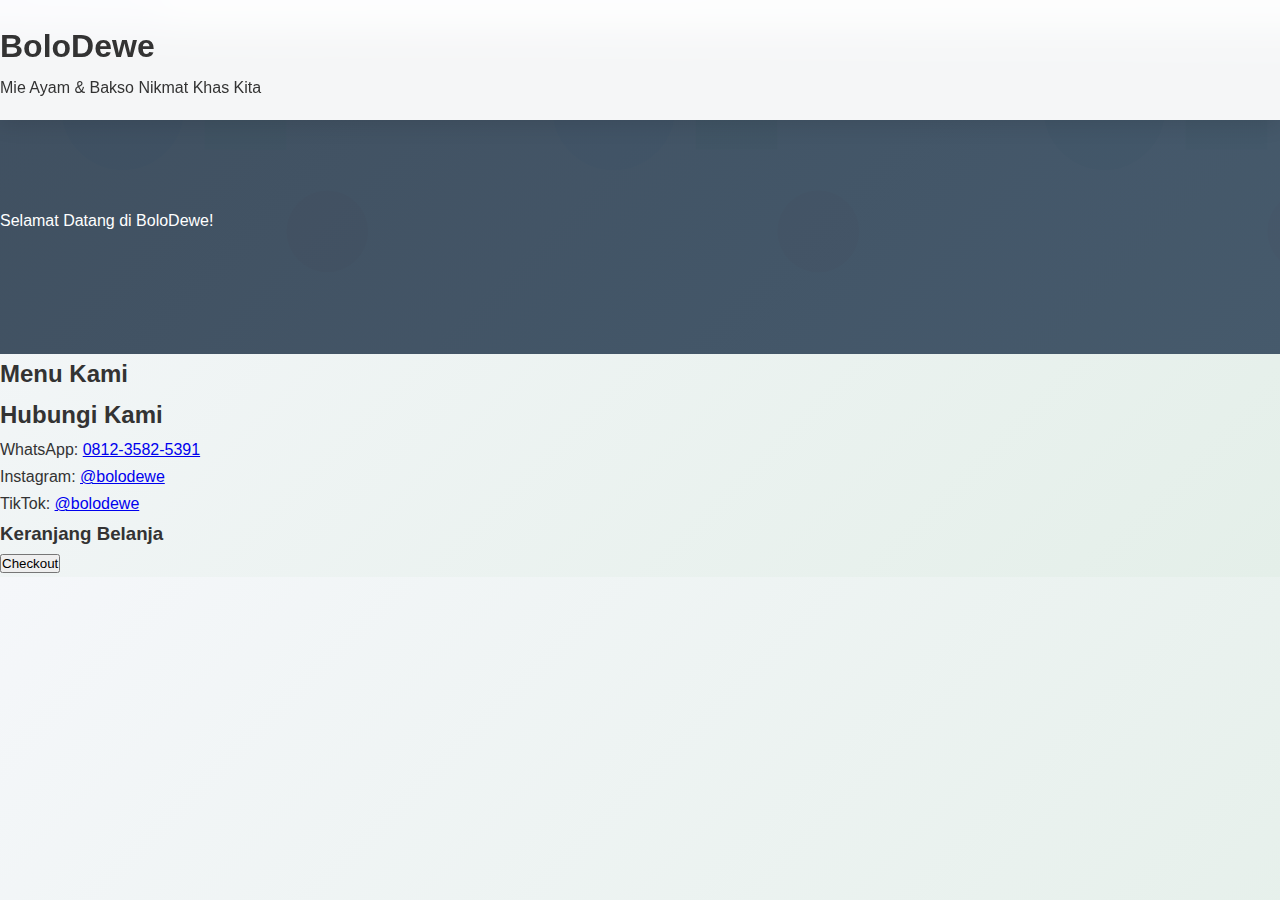
<file: dashboard.html>
<!DOCTYPE html>
<html lang="id">

<head>
    <meta charset="UTF-8">
    <meta name="viewport" content="width=device-width, initial-scale=1.0">
    <title>Dashboard - AltheraWork</title>
    <link rel="stylesheet" href="style.css">
    <link rel="stylesheet" href="https://cdnjs.cloudflare.com/ajax/libs/font-awesome/6.4.0/css/all.min.css">
    <link href="https://unpkg.com/aos@2.3.1/dist/aos.css" rel="stylesheet">
</head>

<body>
    <!-- Loading Screen -->
    <div class="loading-screen" id="loadingScreen">
        <div class="loading-content">
            <div class="loading-logo">
                <div class="logo-icon">A</div>
                <h2>AltheraWork</h2>
            </div>
            <div class="loading-spinner"></div>
            <p>Memuat Dashboard...</p>
        </div>
    </div>

    <!-- Header -->
    <header>
        <div class="container">
            <nav class="navbar">
                <a href="index.html" class="logo">
                    <div class="logo-icon">A</div>
                    <h1>AltheraWork</h1>
                </a>
                <ul class="nav-links">
                    <li><a href="index.html">Beranda</a></li>
                    <li><a href="service.html">Layanan</a></li>
                    <li><a href="about.html">Tentang Kami</a></li>
                    <li><a href="contact.html">Kontak</a></li>
                    <li><a href="booking.html" class="btn-booking">Pesan Layanan</a></li>
                </ul>
                <div class="user-profile" style="display: none;">
                    <div class="user-avatar">U</div>
                    <div class="user-menu">
                        <a href="dashboard.html"><i class="fas fa-tachometer-alt"></i> Dashboard</a>
                        <a href="profile.html"><i class="fas fa-user"></i> Profil Saya</a>
                        <a href="orders.html"><i class="fas fa-clipboard-list"></i> Pesanan Saya</a>
                        <a href="#" onclick="logoutUser()"><i class="fas fa-sign-out-alt"></i> Logout</a>
                    </div>
                </div>
                <div class="mobile-menu">
                    <i class="fas fa-bars"></i>
                </div>
            </nav>
        </div>
    </header>

    <!-- Dashboard Content -->
    <section class="dashboard">
        <div class="container">
            <div class="dashboard-header" data-aos="fade-up">
                <h1>Dashboard</h1>
                <p>Kelola pesanan dan akun Anda di sini</p>
            </div>

            <div class="dashboard-grid">
                <div class="dashboard-card" data-aos="fade-up" data-aos-delay="200">
                    <h3><i class="fas fa-clipboard-list"></i> Total Pesanan</h3>
                    <div class="number" id="totalOrders">0</div>
                    <p>Semua pesanan yang pernah Anda buat</p>
                </div>
                <div class="dashboard-card" data-aos="fade-up" data-aos-delay="400">
                    <h3><i class="fas fa-clock"></i> Pesanan Berjalan</h3>
                    <div class="number" id="activeOrders">0</div>
                    <p>Pesanan yang sedang dalam proses</p>
                </div>
                <div class="dashboard-card" data-aos="fade-up" data-aos-delay="600">
                    <h3><i class="fas fa-check-circle"></i> Pesanan Selesai</h3>
                    <div class="number" id="completedOrders">0</div>
                    <p>Pesanan yang telah diselesaikan</p>
                </div>
            </div>

            <div class="order-history" data-aos="fade-up" data-aos-delay="800">
                <h2>Riwayat Pesanan Terbaru</h2>
                <div id="orderList">
                    <!-- Orders will be populated by JavaScript -->
                    <p class="text-center">Belum ada pesanan. <a href="booking.html">Pesan layanan sekarang!</a></p>
                </div>
            </div>
        </div>
    </section>

    <!-- Footer -->
    <footer>
        <div class="container">
            <div class="footer-content">
                <div class="footer-section">
                    <div class="logo">
                        <div class="logo-icon">A</div>
                        <h2>AltheraWork</h2>
                    </div>
                    <p>Penyedia jasa tenaga harian profesional untuk berbagai kebutuhan fisik Anda dengan kualitas terbaik, harga terjangkau, dan kepuasan terjamin.</p>
                    <div class="footer-social">
                        <a href="#"><i class="fab fa-facebook-f"></i></a>
                        <a href="#"><i class="fab fa-instagram"></i></a>
                        <a href="#"><i class="fab fa-twitter"></i></a>
                        <a href="#"><i class="fab fa-whatsapp"></i></a>
                    </div>
                </div>
                <div class="footer-section">
                    <h3>Layanan Kami</h3>
                    <ul>
                        <li><a href="service.html">Pekerjaan Rumah Tangga</a></li>
                        <li><a href="service.html">Pindahan & Pengangkutan</a></li>
                        <li><a href="service.html">Konstruksi Ringan</a></li>
                        <li><a href="service.html">Bongkar Pasang</a></li>
                        <li><a href="service.html">Landscaping</a></li>
                    </ul>
                </div>
                <div class="footer-section">
                    <h3>Perusahaan</h3>
                    <ul>
                        <li><a href="about.html">Tentang Kami</a></li>
                        <li><a href="#testimonials">Testimoni</a></li>
                        <li><a href="contact.html">Kontak</a></li>
                        <li><a href="#">Syarat & Ketentuan</a></li>
                        <li><a href="#">Kebijakan Privasi</a></li>
                    </ul>
                </div>
                <div class="footer-section">
                    <h3>Kontak</h3>
                    <ul>
                        <li><i class="fas fa-map-marker-alt"></i> Jakarta, Indonesia</li>
                        <li><i class="fas fa-phone"></i> +62 812-3582-5391</li>
                        <li><i class="fas fa-envelope"></i> info@altherawork.id</li>
                        <li><i class="fas fa-clock"></i> 07:00 - 20:00 WIB</li>
                    </ul>
                </div>
            </div>
            <div class="footer-bottom">
                <p>&copy; 2023 AltheraWork. All rights reserved. | Developed with <i class="fas fa-heart" style="color: #e74c3c;"></i> for your convenience</p>
            </div>
        </div>
    </footer>

    <script src="https://unpkg.com/aos@2.3.1/dist/aos.js"></script>
    <script src="script.js"></script>
    <script>
        // Dashboard-specific functionality
        document.addEventListener('DOMContentLoaded', function() {
            // Check if user is logged in
            const session = JSON.parse(localStorage.getItem('altherawork_session') ||
                sessionStorage.getItem('altherawork_session'));

            if (!session) {
                window.location.href = 'index.html';
                return;
            }

            // Load user orders
            loadUserOrders(session.userId);
        });

        function loadUserOrders(userId) {
            // In a real application, this would be an API call
            // For demo, we'll use localStorage
            const orders = JSON.parse(localStorage.getItem('altherawork_orders')) || [];
            const userOrders = orders.filter(order => order.userId === userId);

            // Update stats
            document.getElementById('totalOrders').textContent = userOrders.length;
            document.getElementById('activeOrders').textContent = userOrders.filter(o => o.status === 'processing').length;
            document.getElementById('completedOrders').textContent = userOrders.filter(o => o.status === 'completed').length;

            // Display orders
            const orderList = document.getElementById('orderList');

            if (userOrders.length === 0) {
                orderList.innerHTML = '<p class="text-center">Belum ada pesanan. <a href="booking.html">Pesan layanan sekarang!</a></p>';
                return;
            }

            let ordersHTML = '';
            userOrders.slice(0, 5).forEach(order => {
                let statusClass = '';
                let statusText = '';

                switch (order.status) {
                    case 'pending':
                        statusClass = 'status-pending';
                        statusText = 'Menunggu Konfirmasi';
                        break;
                    case 'processing':
                        statusClass = 'status-processing';
                        statusText = 'Dalam Proses';
                        break;
                    case 'completed':
                        statusClass = 'status-completed';
                        statusText = 'Selesai';
                        break;
                }

                ordersHTML += `
                    <div class="order-item">
                        <div>
                            <h4>${order.service}</h4>
                            <p>${order.date} | ${order.duration} hari</p>
                        </div>
                        <div>
                            <span class="order-status ${statusClass}">${statusText}</span>
                            <p><strong>${order.total}</strong></p>
                        </div>
                    </div>
                `;
            });

            orderList.innerHTML = ordersHTML;

            if (userOrders.length > 5) {
                orderList.innerHTML += '<p class="text-center"><a href="orders.html">Lihat semua pesanan</a></p>';
            }
        }
    </script>
</body>

</html>
</file>
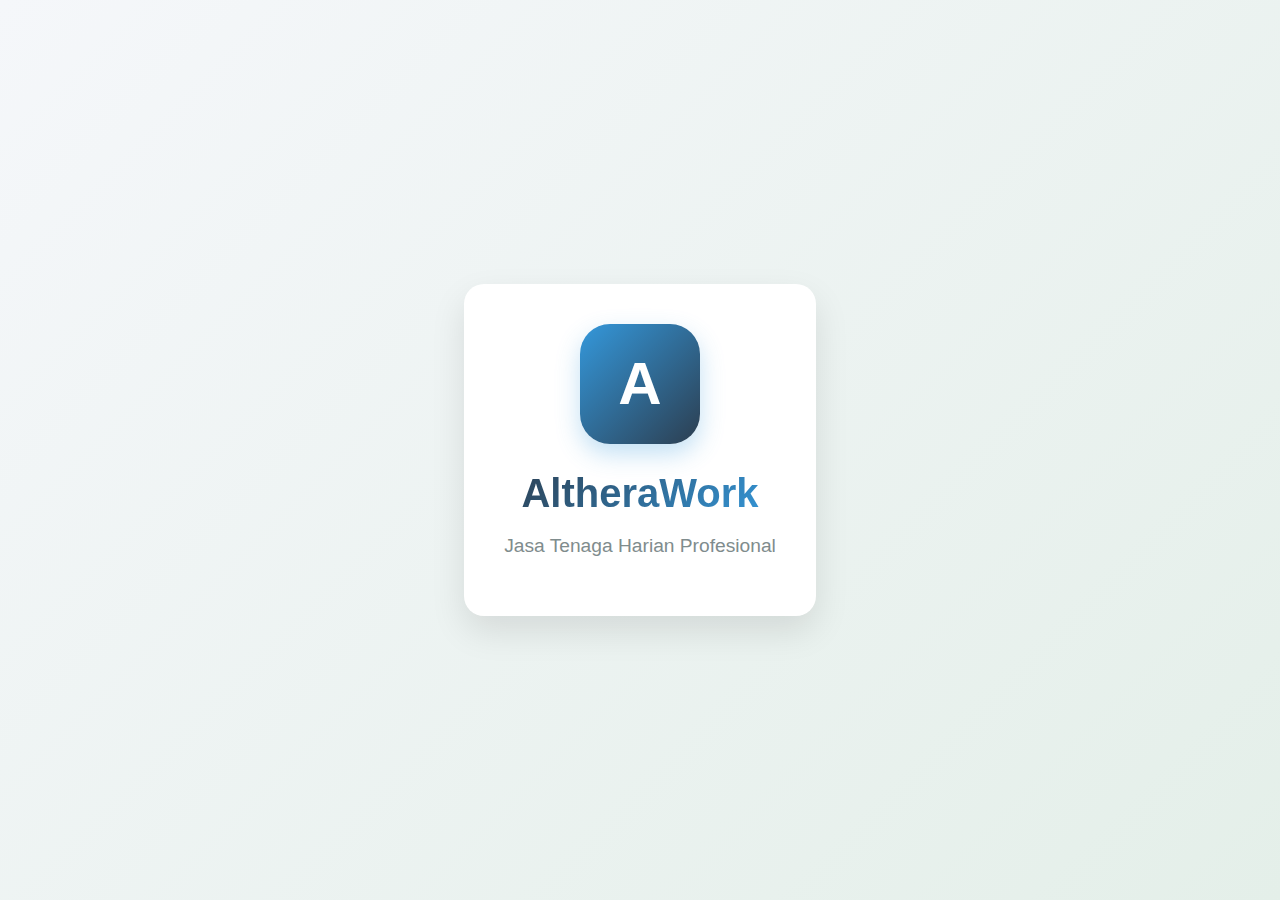
<file: logo.html>
<!DOCTYPE html>
<html lang="id">

<head>
    <meta charset="UTF-8">
    <meta name="viewport" content="width=device-width, initial-scale=1.0">
    <title>AltheraWork - Logo</title>
    <style>
        body {
            font-family: 'Segoe UI', Tahoma, Geneva, Verdana, sans-serif;
            background: linear-gradient(135deg, #f5f7fa 0%, #e4efe9 100%);
            display: flex;
            justify-content: center;
            align-items: center;
            height: 100vh;
            margin: 0;
        }
        
        .logo-container {
            text-align: center;
            padding: 40px;
            background: white;
            border-radius: 20px;
            box-shadow: 0 15px 35px rgba(0, 0, 0, 0.1);
        }
        
        .logo {
            width: 120px;
            height: 120px;
            background: linear-gradient(135deg, #3498db, #2c3e50);
            border-radius: 30px;
            display: flex;
            align-items: center;
            justify-content: center;
            margin: 0 auto 20px;
            color: white;
            font-size: 60px;
            font-weight: bold;
            font-family: 'Arial', sans-serif;
            box-shadow: 0 10px 25px rgba(52, 152, 219, 0.3);
        }
        
        .logo-text {
            font-size: 2.5rem;
            font-weight: 700;
            background: linear-gradient(135deg, #2c3e50, #3498db);
            -webkit-background-clip: text;
            -webkit-text-fill-color: transparent;
            margin-bottom: 10px;
        }
        
        .tagline {
            color: #7f8c8d;
            font-size: 1.2rem;
        }
    </style>
</head>

<body>
    <div class="logo-container">
        <div class="logo">A</div>
        <h1 class="logo-text">AltheraWork</h1>
        <p class="tagline">Jasa Tenaga Harian Profesional</p>
    </div>
</body>

</html>
</file>
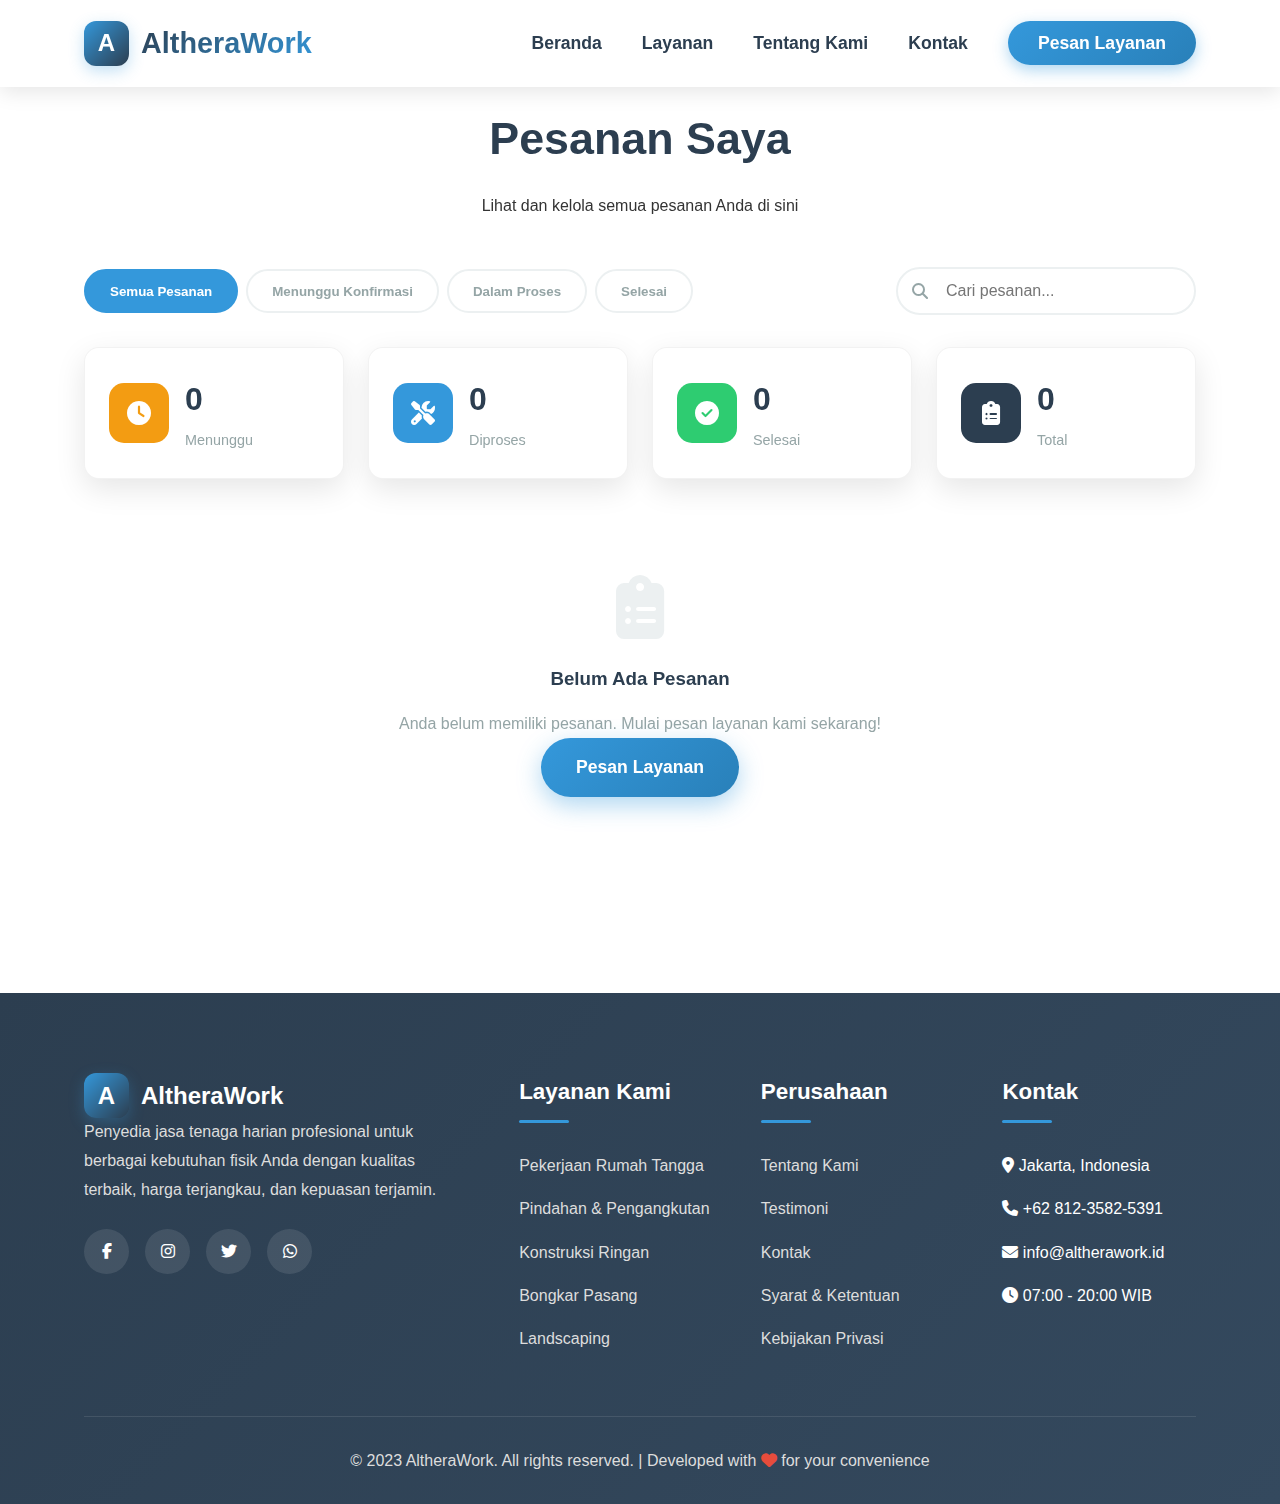
<file: orders.html>
<!DOCTYPE html>
<html lang="id">

<head>
    <meta charset="UTF-8">
    <meta name="viewport" content="width=device-width, initial-scale=1.0">
    <title>Pesanan Saya - AltheraWork</title>
    <link rel="stylesheet" href="style.css">
    <link rel="stylesheet" href="https://cdnjs.cloudflare.com/ajax/libs/font-awesome/6.4.0/css/all.min.css">
    <link href="https://unpkg.com/aos@2.3.1/dist/aos.css" rel="stylesheet">
</head>

<body>
    <!-- Loading Screen -->
    <div class="loading-screen" id="loadingScreen">
        <div class="loading-content">
            <div class="loading-logo">
                <div class="logo-icon">A</div>
                <h2>AltheraWork</h2>
            </div>
            <div class="loading-spinner"></div>
            <p>Memuat Riwayat Pesanan...</p>
        </div>
    </div>

    <!-- Header -->
    <header>
        <div class="container">
            <nav class="navbar">
                <a href="index.html" class="logo">
                    <div class="logo-icon">A</div>
                    <h1>AltheraWork</h1>
                </a>
                <ul class="nav-links">
                    <li><a href="index.html">Beranda</a></li>
                    <li><a href="service.html">Layanan</a></li>
                    <li><a href="about.html">Tentang Kami</a></li>
                    <li><a href="contact.html">Kontak</a></li>
                    <li><a href="booking.html" class="btn-booking">Pesan Layanan</a></li>
                </ul>
                <div class="user-profile" style="display: none;">
    <div class="user-avatar" id="headerAvatar">U</div>
    <span class="user-name">User</span>
    <div class="user-menu">
        <a href="dashboard.html"><i class="fas fa-tachometer-alt"></i> Dashboard</a>
        <a href="profile.html"><i class="fas fa-user"></i> Profil Saya</a>
        <a href="orders.html"><i class="fas fa-clipboard-list"></i> Pesanan Saya</a>
        <a href="#" onclick="logoutUser()"><i class="fas fa-sign-out-alt"></i> Logout</a>
    </div>
</div>
                <div class="mobile-menu">
                    <i class="fas fa-bars"></i>
                </div>
            </nav>
        </div>
    </header>

    <!-- Orders Content -->
    <section class="dashboard">
        <div class="container">
            <div class="dashboard-header" data-aos="fade-up">
                <h1>Pesanan Saya</h1>
                <p>Lihat dan kelola semua pesanan Anda di sini</p>
            </div>

            <div class="orders-container">
                <div class="orders-filters" data-aos="fade-up" data-aos-delay="200">
                    <div class="filter-buttons">
                        <button class="filter-btn active" data-filter="all">Semua Pesanan</button>
                        <button class="filter-btn" data-filter="pending">Menunggu Konfirmasi</button>
                        <button class="filter-btn" data-filter="processing">Dalam Proses</button>
                        <button class="filter-btn" data-filter="completed">Selesai</button>
                    </div>
                    <div class="search-box">
                        <input type="text" id="orderSearch" placeholder="Cari pesanan...">
                        <i class="fas fa-search"></i>
                    </div>
                </div>

                <div class="orders-stats" data-aos="fade-up" data-aos-delay="400">
                    <div class="stat-card">
                        <div class="stat-icon pending">
                            <i class="fas fa-clock"></i>
                        </div>
                        <div class="stat-info">
                            <span class="stat-number" id="pendingCount">0</span>
                            <span class="stat-label">Menunggu</span>
                        </div>
                    </div>
                    <div class="stat-card">
                        <div class="stat-icon processing">
                            <i class="fas fa-tools"></i>
                        </div>
                        <div class="stat-info">
                            <span class="stat-number" id="processingCount">0</span>
                            <span class="stat-label">Diproses</span>
                        </div>
                    </div>
                    <div class="stat-card">
                        <div class="stat-icon completed">
                            <i class="fas fa-check-circle"></i>
                        </div>
                        <div class="stat-info">
                            <span class="stat-number" id="completedCount">0</span>
                            <span class="stat-label">Selesai</span>
                        </div>
                    </div>
                    <div class="stat-card">
                        <div class="stat-icon total">
                            <i class="fas fa-clipboard-list"></i>
                        </div>
                        <div class="stat-info">
                            <span class="stat-number" id="totalCount">0</span>
                            <span class="stat-label">Total</span>
                        </div>
                    </div>
                </div>

                <div class="orders-list" id="ordersList" data-aos="fade-up" data-aos-delay="600">
                    <!-- Orders will be populated by JavaScript -->
                    <div class="no-orders">
                        <i class="fas fa-clipboard-list"></i>
                        <h3>Belum Ada Pesanan</h3>
                        <p>Anda belum memiliki pesanan. Mulai pesan layanan kami sekarang!</p>
                        <a href="booking.html" class="btn btn-primary">Pesan Layanan</a>
                    </div>
                </div>

                <div class="orders-pagination" id="ordersPagination" data-aos="fade-up" data-aos-delay="800">
                    <!-- Pagination will be populated by JavaScript -->
                </div>
            </div>
        </div>
    </section>

    <!-- Order Detail Modal -->
    <div class="whatsapp-modal" id="orderDetailModal">
        <div class="modal-content">
            <div class="modal-header">
                <h3>Detail Pesanan</h3>
                <button class="modal-close" onclick="closeOrderDetailModal()">&times;</button>
            </div>
            <div class="modal-body">
                <div id="orderDetailContent">
                    <!-- Order details will be populated by JavaScript -->
                </div>
            </div>
            <div class="modal-footer">
                <button class="btn btn-secondary" onclick="closeOrderDetailModal()">Tutup</button>
                <button class="btn btn-primary" id="whatsappSupportBtn">
                    <i class="fab fa-whatsapp"></i> Hubungi Support
                </button>
            </div>
        </div>
    </div>

    <!-- Footer -->
    <footer>
        <div class="container">
            <div class="footer-content">
                <div class="footer-section">
                    <div class="logo">
                        <div class="logo-icon">A</div>
                        <h2>AltheraWork</h2>
                    </div>
                    <p>Penyedia jasa tenaga harian profesional untuk berbagai kebutuhan fisik Anda dengan kualitas terbaik, harga terjangkau, dan kepuasan terjamin.</p>
                    <div class="footer-social">
                        <a href="#"><i class="fab fa-facebook-f"></i></a>
                        <a href="#"><i class="fab fa-instagram"></i></a>
                        <a href="#"><i class="fab fa-twitter"></i></a>
                        <a href="#"><i class="fab fa-whatsapp"></i></a>
                    </div>
                </div>
                <div class="footer-section">
                    <h3>Layanan Kami</h3>
                    <ul>
                        <li><a href="service.html">Pekerjaan Rumah Tangga</a></li>
                        <li><a href="service.html">Pindahan & Pengangkutan</a></li>
                        <li><a href="service.html">Konstruksi Ringan</a></li>
                        <li><a href="service.html">Bongkar Pasang</a></li>
                        <li><a href="service.html">Landscaping</a></li>
                    </ul>
                </div>
                <div class="footer-section">
                    <h3>Perusahaan</h3>
                    <ul>
                        <li><a href="about.html">Tentang Kami</a></li>
                        <li><a href="#testimonials">Testimoni</a></li>
                        <li><a href="contact.html">Kontak</a></li>
                        <li><a href="#">Syarat & Ketentuan</a></li>
                        <li><a href="#">Kebijakan Privasi</a></li>
                    </ul>
                </div>
                <div class="footer-section">
                    <h3>Kontak</h3>
                    <ul>
                        <li><i class="fas fa-map-marker-alt"></i> Jakarta, Indonesia</li>
                        <li><i class="fas fa-phone"></i> +62 812-3582-5391</li>
                        <li><i class="fas fa-envelope"></i> info@altherawork.id</li>
                        <li><i class="fas fa-clock"></i> 07:00 - 20:00 WIB</li>
                    </ul>
                </div>
            </div>
            <div class="footer-bottom">
                <p>&copy; 2023 AltheraWork. All rights reserved. | Developed with <i class="fas fa-heart" style="color: #e74c3c;"></i> for your convenience</p>
            </div>
        </div>
    </footer>

    <script src="https://unpkg.com/aos@2.3.1/dist/aos.js"></script>
    <script src="script.js"></script>
    <script>
        // Orders-specific functionality
        let currentFilter = 'all';
        let currentPage = 1;
        const ordersPerPage = 5;

        document.addEventListener('DOMContentLoaded', function() {
            // Check if user is logged in
            const session = JSON.parse(localStorage.getItem('altherawork_session') ||
                sessionStorage.getItem('altherawork_session'));

            if (!session) {
                window.location.href = 'index.html';
                return;
            }

            // Load user orders
            loadUserOrders(session.userId);

            // Initialize filters
            initializeFilters();

            // Initialize search
            initializeSearch();
        });

        function loadUserOrders(userId) {
            const orders = JSON.parse(localStorage.getItem('altherawork_orders')) || [];
            const userOrders = orders.filter(order => order.userId === userId);

            // Update stats
            updateOrderStats(userOrders);

            // Display orders
            displayOrders(userOrders);
        }

        function updateOrderStats(orders) {
            const pendingCount = orders.filter(o => o.status === 'pending').length;
            const processingCount = orders.filter(o => o.status === 'processing').length;
            const completedCount = orders.filter(o => o.status === 'completed').length;
            const totalCount = orders.length;

            document.getElementById('pendingCount').textContent = pendingCount;
            document.getElementById('processingCount').textContent = processingCount;
            document.getElementById('completedCount').textContent = completedCount;
            document.getElementById('totalCount').textContent = totalCount;
        }

        function displayOrders(orders, filteredOrders = null) {
            const ordersToDisplay = filteredOrders || orders;
            const ordersList = document.getElementById('ordersList');
            const pagination = document.getElementById('ordersPagination');

            if (ordersToDisplay.length === 0) {
                ordersList.innerHTML = `
                    <div class="no-orders">
                        <i class="fas fa-clipboard-list"></i>
                        <h3>Belum Ada Pesanan</h3>
                        <p>Anda belum memiliki pesanan. Mulai pesan layanan kami sekarang!</p>
                        <a href="booking.html" class="btn btn-primary">Pesan Layanan</a>
                    </div>
                `;
                pagination.innerHTML = '';
                return;
            }

            // Apply filter
            let filtered = ordersToDisplay;
            if (currentFilter !== 'all') {
                filtered = ordersToDisplay.filter(order => order.status === currentFilter);
            }

            // Apply pagination
            const totalPages = Math.ceil(filtered.length / ordersPerPage);
            const startIndex = (currentPage - 1) * ordersPerPage;
            const paginatedOrders = filtered.slice(startIndex, startIndex + ordersPerPage);

            let ordersHTML = '';
            paginatedOrders.forEach(order => {
                        let statusClass = '';
                        let statusText = '';
                        let statusIcon = '';

                        switch (order.status) {
                            case 'pending':
                                statusClass = 'status-pending';
                                statusText = 'Menunggu Konfirmasi';
                                statusIcon = 'fas fa-clock';
                                break;
                            case 'processing':
                                statusClass = 'status-processing';
                                statusText = 'Dalam Proses';
                                statusIcon = 'fas fa-tools';
                                break;
                            case 'completed':
                                statusClass = 'status-completed';
                                statusText = 'Selesai';
                                statusIcon = 'fas fa-check-circle';
                                break;
                        }

                        ordersHTML += `
                    <div class="order-card" data-order-id="${order.id}">
                        <div class="order-header">
                            <div class="order-info">
                                <h4>${order.service}</h4>
                                <p>Order ID: ${order.id}</p>
                            </div>
                            <div class="order-status ${statusClass}">
                                <i class="${statusIcon}"></i>
                                ${statusText}
                            </div>
                        </div>
                        <div class="order-details">
                            <div class="order-detail">
                                <span class="detail-label">Tanggal:</span>
                                <span class="detail-value">${order.date}</span>
                            </div>
                            <div class="order-detail">
                                <span class="detail-label">Durasi:</span>
                                <span class="detail-value">${order.duration} hari</span>
                            </div>
                            <div class="order-detail">
                                <span class="detail-label">Total:</span>
                                <span class="detail-value price">${order.total}</span>
                            </div>
                        </div>
                        <div class="order-actions">
                            <button class="btn btn-outline" onclick="viewOrderDetail('${order.id}')">
                                <i class="fas fa-eye"></i> Lihat Detail
                            </button>
                            ${order.status === 'pending' ? `
                                <button class="btn btn-secondary" onclick="cancelOrder('${order.id}')">
                                    <i class="fas fa-times"></i> Batalkan
                                </button>
                            ` : ''}
                            ${order.status === 'completed' ? `
                                <button class="btn btn-primary" onclick="reorder('${order.id}')">
                                    <i class="fas fa-redo"></i> Pesan Lagi
                                </button>
                            ` : ''}
                        </div>
                    </div>
                `;
            });

            ordersList.innerHTML = ordersHTML;

            // Generate pagination
            if (totalPages > 1) {
                let paginationHTML = '';
                
                if (currentPage > 1) {
                    paginationHTML += `<button class="pagination-btn" onclick="changePage(${currentPage - 1})">
                        <i class="fas fa-chevron-left"></i> Sebelumnya
                    </button>`;
                }

                for (let i = 1; i <= totalPages; i++) {
                    paginationHTML += `<button class="pagination-btn ${i === currentPage ? 'active' : ''}" onclick="changePage(${i})">${i}</button>`;
                }

                if (currentPage < totalPages) {
                    paginationHTML += `<button class="pagination-btn" onclick="changePage(${currentPage + 1})">
                        Selanjutnya <i class="fas fa-chevron-right"></i>
                    </button>`;
                }

                pagination.innerHTML = paginationHTML;
            } else {
                pagination.innerHTML = '';
            }
        }

        function initializeFilters() {
            document.querySelectorAll('.filter-btn').forEach(btn => {
                btn.addEventListener('click', function() {
                    // Remove active class from all buttons
                    document.querySelectorAll('.filter-btn').forEach(b => b.classList.remove('active'));
                    // Add active class to clicked button
                    this.classList.add('active');
                    
                    currentFilter = this.getAttribute('data-filter');
                    currentPage = 1;
                    
                    const session = JSON.parse(localStorage.getItem('altherawork_session') ||
                        sessionStorage.getItem('altherawork_session'));
                    if (session) {
                        loadUserOrders(session.userId);
                    }
                });
            });
        }

        function initializeSearch() {
            const searchInput = document.getElementById('orderSearch');
            searchInput.addEventListener('input', function() {
                const searchTerm = this.value.toLowerCase();
                
                const session = JSON.parse(localStorage.getItem('altherawork_session') ||
                    sessionStorage.getItem('altherawork_session'));
                if (session) {
                    const orders = JSON.parse(localStorage.getItem('altherawork_orders')) || [];
                    const userOrders = orders.filter(order => order.userId === session.userId);
                    
                    const filteredOrders = userOrders.filter(order => 
                        order.service.toLowerCase().includes(searchTerm) ||
                        order.id.toLowerCase().includes(searchTerm)
                    );
                    
                    displayOrders(userOrders, filteredOrders);
                }
            });
        }

        function changePage(page) {
            currentPage = page;
            const session = JSON.parse(localStorage.getItem('altherawork_session') ||
                sessionStorage.getItem('altherawork_session'));
            if (session) {
                loadUserOrders(session.userId);
            }
        }

        function viewOrderDetail(orderId) {
            const orders = JSON.parse(localStorage.getItem('altherawork_orders')) || [];
            const order = orders.find(o => o.id === orderId);
            
            if (order) {
                let statusClass = '';
                let statusText = '';
                let statusIcon = '';

                switch (order.status) {
                    case 'pending':
                        statusClass = 'status-pending';
                        statusText = 'Menunggu Konfirmasi';
                        statusIcon = 'fas fa-clock';
                        break;
                    case 'processing':
                        statusClass = 'status-processing';
                        statusText = 'Dalam Proses';
                        statusIcon = 'fas fa-tools';
                        break;
                    case 'completed':
                        statusClass = 'status-completed';
                        statusText = 'Selesai';
                        statusIcon = 'fas fa-check-circle';
                        break;
                }

                const detailHTML = `
                    <div class="order-detail-view">
                        <div class="detail-section">
                            <h4>Informasi Pesanan</h4>
                            <div class="detail-grid">
                                <div class="detail-item">
                                    <span class="detail-label">Order ID:</span>
                                    <span class="detail-value">${order.id}</span>
                                </div>
                                <div class="detail-item">
                                    <span class="detail-label">Layanan:</span>
                                    <span class="detail-value">${order.service}</span>
                                </div>
                                <div class="detail-item">
                                    <span class="detail-label">Tanggal:</span>
                                    <span class="detail-value">${order.date}</span>
                                </div>
                                <div class="detail-item">
                                    <span class="detail-label">Durasi:</span>
                                    <span class="detail-value">${order.duration} hari</span>
                                </div>
                                <div class="detail-item">
                                    <span class="detail-label">Status:</span>
                                    <span class="detail-value ${statusClass}">
                                        <i class="${statusIcon}"></i> ${statusText}
                                    </span>
                                </div>
                            </div>
                        </div>
                        
                        <div class="detail-section">
                            <h4>Detail Pembayaran</h4>
                            <div class="detail-grid">
                                <div class="detail-item">
                                    <span class="detail-label">Total Biaya:</span>
                                    <span class="detail-value price">${order.total}</span>
                                </div>
                                <div class="detail-item">
                                    <span class="detail-label">Metode Pembayaran:</span>
                                    <span class="detail-value">Transfer Bank</span>
                                </div>
                                <div class="detail-item">
                                    <span class="detail-label">Status Pembayaran:</span>
                                    <span class="detail-value status-completed">
                                        <i class="fas fa-check-circle"></i> Lunas
                                    </span>
                                </div>
                            </div>
                        </div>
                        
                        ${order.worker ? `
                        <div class="detail-section">
                            <h4>Tenaga Kerja</h4>
                            <div class="worker-info">
                                <div class="worker-avatar">
                                    ${order.worker.name.charAt(0).toUpperCase()}
                                </div>
                                <div class="worker-details">
                                    <h5>${order.worker.name}</h5>
                                    <p>${order.worker.specialization}</p>
                                    <div class="worker-rating">
                                        <i class="fas fa-star"></i>
                                        <span>${order.worker.rating}</span>
                                    </div>
                                </div>
                            </div>
                        </div>
                        ` : ''}
                        
                        <div class="detail-section">
                            <h4>Timeline Pesanan</h4>
                            <div class="timeline">
                                <div class="timeline-item ${order.status === 'pending' || order.status === 'processing' || order.status === 'completed' ? 'active' : ''}">
                                    <div class="timeline-marker"></div>
                                    <div class="timeline-content">
                                        <h5>Pesanan Dibuat</h5>
                                        <p>${order.date}</p>
                                    </div>
                                </div>
                                <div class="timeline-item ${order.status === 'processing' || order.status === 'completed' ? 'active' : ''}">
                                    <div class="timeline-marker"></div>
                                    <div class="timeline-content">
                                        <h5>Pesanan Dikonfirmasi</h5>
                                        <p>${order.confirmedDate || 'Menunggu konfirmasi'}</p>
                                    </div>
                                </div>
                                <div class="timeline-item ${order.status === 'completed' ? 'active' : ''}">
                                    <div class="timeline-marker"></div>
                                    <div class="timeline-content">
                                        <h5>Pekerjaan Selesai</h5>
                                        <p>${order.completedDate || 'Dalam proses'}</p>
                                    </div>
                                </div>
                            </div>
                        </div>
                    </div>
                `;

                document.getElementById('orderDetailContent').innerHTML = detailHTML;
                document.getElementById('orderDetailModal').classList.add('active');
                
                // Set WhatsApp support button
                document.getElementById('whatsappSupportBtn').onclick = function() {
                    const message = `Halo AltheraWork, saya ingin bertanya tentang pesanan dengan ID: ${order.id}`;
                    const whatsappUrl = `https://wa.me/6281235825391?text=${encodeURIComponent(message)}`;
                    window.open(whatsappUrl, '_blank');
                };
            }
        }

        function closeOrderDetailModal() {
            document.getElementById('orderDetailModal').classList.remove('active');
        }

        function cancelOrder(orderId) {
            if (confirm('Apakah Anda yakin ingin membatalkan pesanan ini?')) {
                const orders = JSON.parse(localStorage.getItem('altherawork_orders')) || [];
                const orderIndex = orders.findIndex(o => o.id === orderId);
                
                if (orderIndex !== -1) {
                    orders.splice(orderIndex, 1);
                    localStorage.setItem('altherawork_orders', JSON.stringify(orders));
                    
                    showNotification('Pesanan berhasil dibatalkan!', 'success');
                    
                    // Reload orders
                    const session = JSON.parse(localStorage.getItem('altherawork_session') ||
                        sessionStorage.getItem('altherawork_session'));
                    if (session) {
                        loadUserOrders(session.userId);
                    }
                }
            }
        }

        function reorder(orderId) {
            const orders = JSON.parse(localStorage.getItem('altherawork_orders')) || [];
            const order = orders.find(o => o.id === orderId);
            
            if (order) {
                // Redirect to booking page with service pre-selected
                const serviceMap = {
                    'Pekerjaan Rumah Tangga': 'rumah-tangga',
                    'Pindahan & Pengangkutan': 'pindahan',
                    'Konstruksi Ringan': 'konstruksi',
                    'Bongkar Pasang': 'bongkar-pasang',
                    'Landscaping': 'landscaping',
                    'Layanan Khusus': 'khusus'
                };
                
                const serviceKey = Object.keys(serviceMap).find(key => order.service.includes(key));
                if (serviceKey) {
                    window.location.href = `booking.html?service=${serviceMap[serviceKey]}`;
                } else {
                    window.location.href = 'booking.html';
                }
            }
        }
    </script>
</body>


</html>
</file>
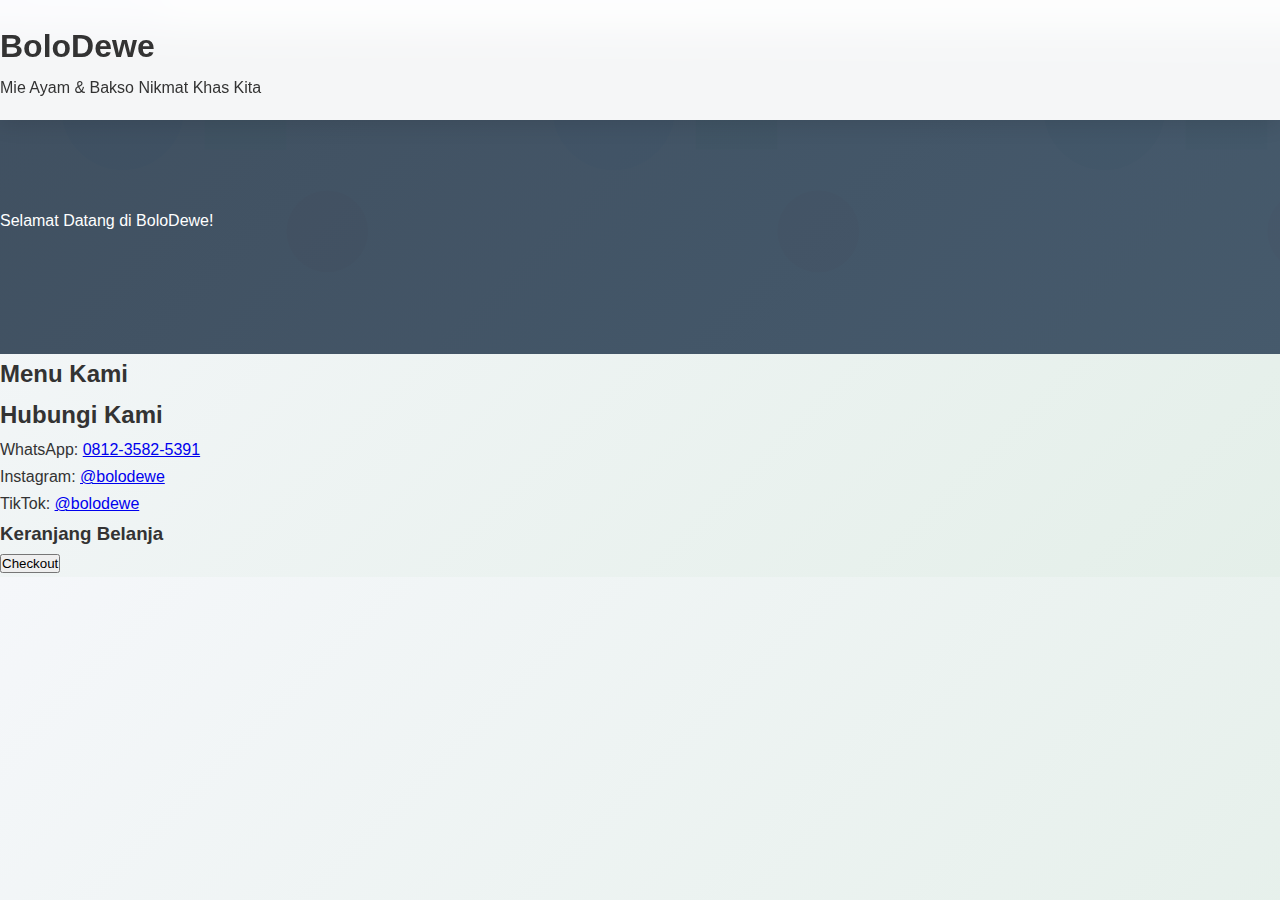
<file: profile.html>
<!DOCTYPE html>
<html lang="id">

<head>
    <meta charset="UTF-8">
    <meta name="viewport" content="width=device-width, initial-scale=1.0">
    <title>Profil Saya - AltheraWork</title>
    <link rel="stylesheet" href="style.css">
    <link rel="stylesheet" href="https://cdnjs.cloudflare.com/ajax/libs/font-awesome/6.4.0/css/all.min.css">
    <link href="https://unpkg.com/aos@2.3.1/dist/aos.css" rel="stylesheet">
</head>

<body>
    <!-- Loading Screen -->
    <div class="loading-screen" id="loadingScreen">
        <div class="loading-content">
            <div class="loading-logo">
                <div class="logo-icon">A</div>
                <h2>AltheraWork</h2>
            </div>
            <div class="loading-spinner"></div>
            <p>Memuat Profil...</p>
        </div>
    </div>

    <!-- Header -->
    <header>
        <div class="container">
            <nav class="navbar">
                <a href="index.html" class="logo">
                    <div class="logo-icon">A</div>
                    <h1>AltheraWork</h1>
                </a>
                <ul class="nav-links">
                    <li><a href="index.html">Beranda</a></li>
                    <li><a href="service.html">Layanan</a></li>
                    <li><a href="about.html">Tentang Kami</a></li>
                    <li><a href="contact.html">Kontak</a></li>
                    <li><a href="booking.html" class="btn-booking">Pesan Layanan</a></li>
                </ul>
                <div class="user-profile" style="display: none;">
                    <div class="user-avatar" id="headerAvatar">U</div>
                    <div class="user-menu">
                        <a href="dashboard.html"><i class="fas fa-tachometer-alt"></i> Dashboard</a>
                        <a href="profile.html"><i class="fas fa-user"></i> Profil Saya</a>
                        <a href="orders.html"><i class="fas fa-clipboard-list"></i> Pesanan Saya</a>
                        <a href="#" onclick="logoutUser()"><i class="fas fa-sign-out-alt"></i> Logout</a>
                    </div>
                </div>
                <div class="mobile-menu">
                    <i class="fas fa-bars"></i>
                </div>
            </nav>
        </div>
    </header>

    <!-- Profile Content -->
    <section class="dashboard">
        <div class="container">
            <div class="dashboard-header" data-aos="fade-up">
                <h1>Profil Saya</h1>
                <p>Kelola informasi profil dan akun Anda</p>
            </div>

            <div class="profile-container">
                <div class="profile-sidebar" data-aos="fade-right">
                    <div class="profile-card">
                        <div class="profile-avatar-container">
                            <div class="profile-avatar" id="profileAvatar">
                                <span id="avatarText">U</span>
                                <input type="file" id="avatarUpload" accept="image/*" hidden>
                            </div>
                            <button class="avatar-edit-btn" onclick="document.getElementById('avatarUpload').click()">
                                <i class="fas fa-camera"></i>
                            </button>
                        </div>
                        <h3 id="profileName">User Name</h3>
                        <p id="profileEmail">user@email.com</p>
                        <div class="profile-stats">
                            <div class="profile-stat">
                                <span class="stat-number" id="totalOrdersCount">0</span>
                                <span class="stat-label">Total Pesanan</span>
                            </div>
                            <div class="profile-stat">
                                <span class="stat-number" id="memberSince">2023</span>
                                <span class="stat-label">Member Sejak</span>
                            </div>
                        </div>
                    </div>

                    <div class="profile-menu">
                        <a href="#personal-info" class="profile-menu-item active" onclick="showProfileSection('personal-info')">
                            <i class="fas fa-user"></i> Informasi Pribadi
                        </a>
                        <a href="#security" class="profile-menu-item" onclick="showProfileSection('security')">
                            <i class="fas fa-shield-alt"></i> Keamanan
                        </a>
                        <a href="#preferences" class="profile-menu-item" onclick="showProfileSection('preferences')">
                            <i class="fas fa-cog"></i> Pengaturan
                        </a>
                    </div>
                </div>

                <div class="profile-content" data-aos="fade-left">
                    <!-- Personal Information Section -->
                    <div class="profile-section active" id="personal-info-section">
                        <h2>Informasi Pribadi</h2>
                        <p>Kelola informasi profil dan cara orang lain melihat Anda di platform</p>

                        <form class="profile-form" id="personalInfoForm">
                            <div class="form-row">
                                <div class="form-group">
                                    <label for="fullName">Nama Lengkap</label>
                                    <input type="text" id="fullName" name="fullName" required>
                                </div>
                                <div class="form-group">
                                    <label for="phoneNumber">Nomor Telepon</label>
                                    <input type="tel" id="phoneNumber" name="phoneNumber" required>
                                </div>
                            </div>

                            <div class="form-group">
                                <label for="email">Email</label>
                                <input type="email" id="email" name="email" required readonly>
                                <small>Email tidak dapat diubah</small>
                            </div>

                            <div class="form-group">
                                <label for="address">Alamat</label>
                                <textarea id="address" name="address" rows="3" placeholder="Masukkan alamat lengkap"></textarea>
                            </div>

                            <div class="form-row">
                                <div class="form-group">
                                    <label for="identityType">Jenis Identitas</label>
                                    <select id="identityType" name="identityType">
                                        <option value="">Pilih Jenis Identitas</option>
                                        <option value="ktp">KTP</option>
                                        <option value="sim">SIM</option>
                                        <option value="paspor">Paspor</option>
                                    </select>
                                </div>
                                <div class="form-group">
                                    <label for="identityNumber">Nomor Identitas</label>
                                    <input type="text" id="identityNumber" name="identityNumber">
                                </div>
                            </div>

                            <button type="submit" class="btn btn-primary">
                                <i class="fas fa-save"></i> Simpan Perubahan
                            </button>
                        </form>
                    </div>

                    <!-- Security Section -->
                    <div class="profile-section" id="security-section">
                        <h2>Keamanan Akun</h2>
                        <p>Kelola kata sandi dan pengaturan keamanan akun Anda</p>

                        <div class="security-options">
                            <div class="security-item">
                                <div class="security-info">
                                    <h4>Ubah Kata Sandi</h4>
                                    <p>Perbarui kata sandi Anda secara berkala untuk menjaga keamanan akun</p>
                                </div>
                                <button class="btn btn-secondary" onclick="showChangePasswordModal()">
                                    Ubah Kata Sandi
                                </button>
                            </div>

                            <div class="security-item">
                                <div class="security-info">
                                    <h4>Verifikasi Email</h4>
                                    <p>Email Anda telah terverifikasi</p>
                                </div>
                                <span class="verified-badge">
                                    <i class="fas fa-check-circle"></i> Terverifikasi
                                </span>
                            </div>

                            <div class="security-item">
                                <div class="security-info">
                                    <h4>Sesi Aktif</h4>
                                    <p>Kelola perangkat yang sedang login ke akun Anda</p>
                                </div>
                                <button class="btn btn-secondary" onclick="showActiveSessions()">
                                    Kelola Sesi
                                </button>
                            </div>
                        </div>
                    </div>

                    <!-- Preferences Section -->
                    <div class="profile-section" id="preferences-section">
                        <h2>Pengaturan Aplikasi</h2>
                        <p>Personalisasi pengalaman Anda menggunakan AltheraWork</p>

                        <div class="preferences-options">
                            <div class="preference-item">
                                <div class="preference-info">
                                    <h4>Notifikasi Email</h4>
                                    <p>Terima pemberitahuan tentang pesanan dan promosi via email</p>
                                </div>
                                <label class="switch">
                                    <input type="checkbox" id="emailNotifications" checked>
                                    <span class="slider"></span>
                                </label>
                            </div>

                            <div class="preference-item">
                                <div class="preference-info">
                                    <h4>Notifikasi WhatsApp</h4>
                                    <p>Terima pemberitahuan penting via WhatsApp</p>
                                </div>
                                <label class="switch">
                                    <input type="checkbox" id="whatsappNotifications" checked>
                                    <span class="slider"></span>
                                </label>
                            </div>

                            <div class="preference-item">
                                <div class="preference-info">
                                    <h4>Bahasa</h4>
                                    <p>Pilih bahasa yang digunakan di aplikasi</p>
                                </div>
                                <select class="language-select" id="languagePreference">
                                    <option value="id">Bahasa Indonesia</option>
                                    <option value="en">English</option>
                                </select>
                            </div>

                            <div class="preference-item">
                                <div class="preference-info">
                                    <h4>Tema</h4>
                                    <p>Pilih tampilan yang sesuai dengan preferensi Anda</p>
                                </div>
                                <select class="theme-select" id="themePreference">
                                    <option value="light">Terang</option>
                                    <option value="dark">Gelap</option>
                                    <option value="auto">Sesuai Perangkat</option>
                                </select>
                            </div>
                        </div>

                        <button class="btn btn-primary" onclick="savePreferences()">
                            <i class="fas fa-save"></i> Simpan Pengaturan
                        </button>
                    </div>
                </div>
            </div>
        </div>
    </section>

    <!-- Change Password Modal -->
    <div class="whatsapp-modal" id="changePasswordModal">
        <div class="modal-content">
            <div class="modal-header">
                <h3>Ubah Kata Sandi</h3>
                <button class="modal-close" onclick="closeChangePasswordModal()">&times;</button>
            </div>
            <div class="modal-body">
                <form id="changePasswordForm">
                    <div class="form-group">
                        <label for="currentPassword">Kata Sandi Saat Ini</label>
                        <input type="password" id="currentPassword" name="currentPassword" required>
                    </div>

                    <div class="form-group">
                        <label for="newPassword">Kata Sandi Baru</label>
                        <input type="password" id="newPassword" name="newPassword" required minlength="6">
                        <small>Minimal 6 karakter</small>
                    </div>

                    <div class="form-group">
                        <label for="confirmNewPassword">Konfirmasi Kata Sandi Baru</label>
                        <input type="password" id="confirmNewPassword" name="confirmNewPassword" required>
                    </div>

                    <div class="form-agreement">
                        <label class="checkbox-container">
                            <input type="checkbox" id="sendEmailConfirmation" checked>
                            <span class="checkmark"></span>
                            Kirim konfirmasi perubahan ke email
                        </label>
                    </div>
                </form>
            </div>
            <div class="modal-footer">
                <button class="btn btn-secondary" onclick="closeChangePasswordModal()">Batal</button>
                <button class="btn btn-primary" onclick="changePassword()">
                    <i class="fas fa-key"></i> Ubah Kata Sandi
                </button>
            </div>
        </div>
    </div>

    <!-- Footer -->
    <footer>
        <div class="container">
            <div class="footer-content">
                <div class="footer-section">
                    <div class="logo">
                        <div class="logo-icon">A</div>
                        <h2>AltheraWork</h2>
                    </div>
                    <p>Penyedia jasa tenaga harian profesional untuk berbagai kebutuhan fisik Anda dengan kualitas terbaik, harga terjangkau, dan kepuasan terjamin.</p>
                    <div class="footer-social">
                        <a href="#"><i class="fab fa-facebook-f"></i></a>
                        <a href="#"><i class="fab fa-instagram"></i></a>
                        <a href="#"><i class="fab fa-twitter"></i></a>
                        <a href="#"><i class="fab fa-whatsapp"></i></a>
                    </div>
                </div>
                <div class="footer-section">
                    <h3>Layanan Kami</h3>
                    <ul>
                        <li><a href="service.html">Pekerjaan Rumah Tangga</a></li>
                        <li><a href="service.html">Pindahan & Pengangkutan</a></li>
                        <li><a href="service.html">Konstruksi Ringan</a></li>
                        <li><a href="service.html">Bongkar Pasang</a></li>
                        <li><a href="service.html">Landscaping</a></li>
                    </ul>
                </div>
                <div class="footer-section">
                    <h3>Perusahaan</h3>
                    <ul>
                        <li><a href="about.html">Tentang Kami</a></li>
                        <li><a href="#testimonials">Testimoni</a></li>
                        <li><a href="contact.html">Kontak</a></li>
                        <li><a href="#">Syarat & Ketentuan</a></li>
                        <li><a href="#">Kebijakan Privasi</a></li>
                    </ul>
                </div>
                <div class="footer-section">
                    <h3>Kontak</h3>
                    <ul>
                        <li><i class="fas fa-map-marker-alt"></i> Jakarta, Indonesia</li>
                        <li><i class="fas fa-phone"></i> +62 812-3582-5391</li>
                        <li><i class="fas fa-envelope"></i> info@altherawork.id</li>
                        <li><i class="fas fa-clock"></i> 07:00 - 20:00 WIB</li>
                    </ul>
                </div>
            </div>
            <div class="footer-bottom">
                <p>&copy; 2023 AltheraWork. All rights reserved. | Developed with <i class="fas fa-heart" style="color: #e74c3c;"></i> for your convenience</p>
            </div>
        </div>
    </footer>

    <script src="https://unpkg.com/aos@2.3.1/dist/aos.js"></script>
    <script src="script.js"></script>
    <script>
        // Profile-specific functionality
        document.addEventListener('DOMContentLoaded', function() {
            // Check if user is logged in
            const session = JSON.parse(localStorage.getItem('altherawork_session') ||
                sessionStorage.getItem('altherawork_session'));

            if (!session) {
                window.location.href = 'index.html';
                return;
            }

            // Load user profile data
            loadUserProfile(session.userId);

            // Initialize avatar upload
            initializeAvatarUpload();
        });

        function loadUserProfile(userId) {
            const users = JSON.parse(localStorage.getItem('altherawork_users')) || [];
            const user = users.find(u => u.id === userId);
            const orders = JSON.parse(localStorage.getItem('altherawork_orders')) || [];
            const userOrders = orders.filter(order => order.userId === userId);

            if (user) {
                // Update profile information
                document.getElementById('profileName').textContent = user.name || 'User Name';
                document.getElementById('profileEmail').textContent = user.email || 'user@email.com';
                document.getElementById('headerAvatar').textContent = user.name ? user.name.charAt(0).toUpperCase() : 'U';
                document.getElementById('avatarText').textContent = user.name ? user.name.charAt(0).toUpperCase() : 'U';

                // Update form fields
                document.getElementById('fullName').value = user.name || '';
                document.getElementById('phoneNumber').value = user.phone || '';
                document.getElementById('email').value = user.email || '';
                document.getElementById('address').value = user.address || '';
                document.getElementById('identityType').value = user.identityType || '';
                document.getElementById('identityNumber').value = user.identityNumber || '';

                // Update stats
                document.getElementById('totalOrdersCount').textContent = userOrders.length;
                document.getElementById('memberSince').textContent = new Date(user.registrationDate).getFullYear();

                // Load avatar if exists
                if (user.avatar) {
                    document.getElementById('profileAvatar').style.backgroundImage = `url(${user.avatar})`;
                    document.getElementById('profileAvatar').innerHTML = '';
                }
            }
        }

        function initializeAvatarUpload() {
            const avatarUpload = document.getElementById('avatarUpload');
            avatarUpload.addEventListener('change', function(e) {
                if (e.target.files.length > 0) {
                    const file = e.target.files[0];
                    if (file && file.type.startsWith('image/')) {
                        if (file.size > 2 * 1024 * 1024) {
                            showNotification('File terlalu besar. Maksimal 2MB.', 'error');
                            return;
                        }

                        const reader = new FileReader();
                        reader.onload = function(e) {
                            const profileAvatar = document.getElementById('profileAvatar');
                            profileAvatar.style.backgroundImage = `url(${e.target.result})`;
                            profileAvatar.innerHTML = '';

                            // Save to user data
                            const session = JSON.parse(localStorage.getItem('altherawork_session') ||
                                sessionStorage.getItem('altherawork_session'));
                            if (session) {
                                const users = JSON.parse(localStorage.getItem('altherawork_users')) || [];
                                const userIndex = users.findIndex(u => u.id === session.userId);
                                if (userIndex !== -1) {
                                    users[userIndex].avatar = e.target.result;
                                    localStorage.setItem('altherawork_users', JSON.stringify(users));

                                    // Update header avatar
                                    document.getElementById('headerAvatar').style.backgroundImage = `url(${e.target.result})`;
                                    document.getElementById('headerAvatar').innerHTML = '';
                                }
                            }

                            showNotification('Foto profil berhasil diubah!', 'success');
                        };
                        reader.readAsDataURL(file);
                    } else {
                        showNotification('Harap pilih file gambar (JPG/PNG).', 'error');
                    }
                }
            });
        }

        function showProfileSection(section) {
            // Hide all sections
            document.querySelectorAll('.profile-section').forEach(section => {
                section.classList.remove('active');
            });

            // Remove active class from all menu items
            document.querySelectorAll('.profile-menu-item').forEach(item => {
                item.classList.remove('active');
            });

            // Show selected section
            document.getElementById(section + '-section').classList.add('active');

            // Add active class to clicked menu item
            event.target.classList.add('active');
        }

        function showChangePasswordModal() {
            document.getElementById('changePasswordModal').classList.add('active');
        }

        function closeChangePasswordModal() {
            document.getElementById('changePasswordModal').classList.remove('active');
            document.getElementById('changePasswordForm').reset();
        }

        function changePassword() {
            const currentPassword = document.getElementById('currentPassword').value;
            const newPassword = document.getElementById('newPassword').value;
            const confirmNewPassword = document.getElementById('confirmNewPassword').value;

            if (!currentPassword || !newPassword || !confirmNewPassword) {
                showNotification('Harap lengkapi semua field.', 'error');
                return;
            }

            if (newPassword.length < 6) {
                showNotification('Password baru minimal 6 karakter.', 'error');
                return;
            }

            if (newPassword !== confirmNewPassword) {
                showNotification('Konfirmasi password tidak cocok.', 'error');
                return;
            }

            const session = JSON.parse(localStorage.getItem('altherawork_session') ||
                sessionStorage.getItem('altherawork_session'));

            if (session) {
                const users = JSON.parse(localStorage.getItem('altherawork_users')) || [];
                const userIndex = users.findIndex(u => u.id === session.userId);

                if (userIndex !== -1) {
                    // Check current password
                    if (users[userIndex].password !== currentPassword) {
                        showNotification('Password saat ini salah.', 'error');
                        return;
                    }

                    // Update password
                    users[userIndex].password = newPassword;
                    localStorage.setItem('altherawork_users', JSON.stringify(users));

                    // Send email confirmation if checked
                    const sendEmail = document.getElementById('sendEmailConfirmation').checked;
                    if (sendEmail) {
                        // Simulate email sending
                        setTimeout(() => {
                            showNotification('Konfirmasi perubahan password telah dikirim ke email Anda.', 'success');
                        }, 1000);
                    }

                    showNotification('Password berhasil diubah!', 'success');
                    closeChangePasswordModal();
                }
            }
        }

        function savePreferences() {
            const emailNotifications = document.getElementById('emailNotifications').checked;
            const whatsappNotifications = document.getElementById('whatsappNotifications').checked;
            const language = document.getElementById('languagePreference').value;
            const theme = document.getElementById('themePreference').value;

            const session = JSON.parse(localStorage.getItem('altherawork_session') ||
                sessionStorage.getItem('altherawork_session'));

            if (session) {
                const users = JSON.parse(localStorage.getItem('altherawork_users')) || [];
                const userIndex = users.findIndex(u => u.id === session.userId);

                if (userIndex !== -1) {
                    users[userIndex].preferences = {
                        emailNotifications,
                        whatsappNotifications,
                        language,
                        theme
                    };
                    localStorage.setItem('altherawork_users', JSON.stringify(users));

                    showNotification('Pengaturan berhasil disimpan!', 'success');
                }
            }
        }

        // Personal info form submission
        document.getElementById('personalInfoForm').addEventListener('submit', function(e) {
            e.preventDefault();

            const session = JSON.parse(localStorage.getItem('altherawork_session') ||
                sessionStorage.getItem('altherawork_session'));

            if (session) {
                const users = JSON.parse(localStorage.getItem('altherawork_users')) || [];
                const userIndex = users.findIndex(u => u.id === session.userId);

                if (userIndex !== -1) {
                    users[userIndex].name = document.getElementById('fullName').value;
                    users[userIndex].phone = document.getElementById('phoneNumber').value;
                    users[userIndex].address = document.getElementById('address').value;
                    users[userIndex].identityType = document.getElementById('identityType').value;
                    users[userIndex].identityNumber = document.getElementById('identityNumber').value;

                    localStorage.setItem('altherawork_users', JSON.stringify(users));

                    // Update displayed name
                    document.getElementById('profileName').textContent = users[userIndex].name;
                    document.getElementById('headerAvatar').textContent = users[userIndex].name.charAt(0).toUpperCase();
                    document.getElementById('avatarText').textContent = users[userIndex].name.charAt(0).toUpperCase();

                    showNotification('Profil berhasil diperbarui!', 'success');
                }
            }
        });
    </script>
</body>

</html>
</file>
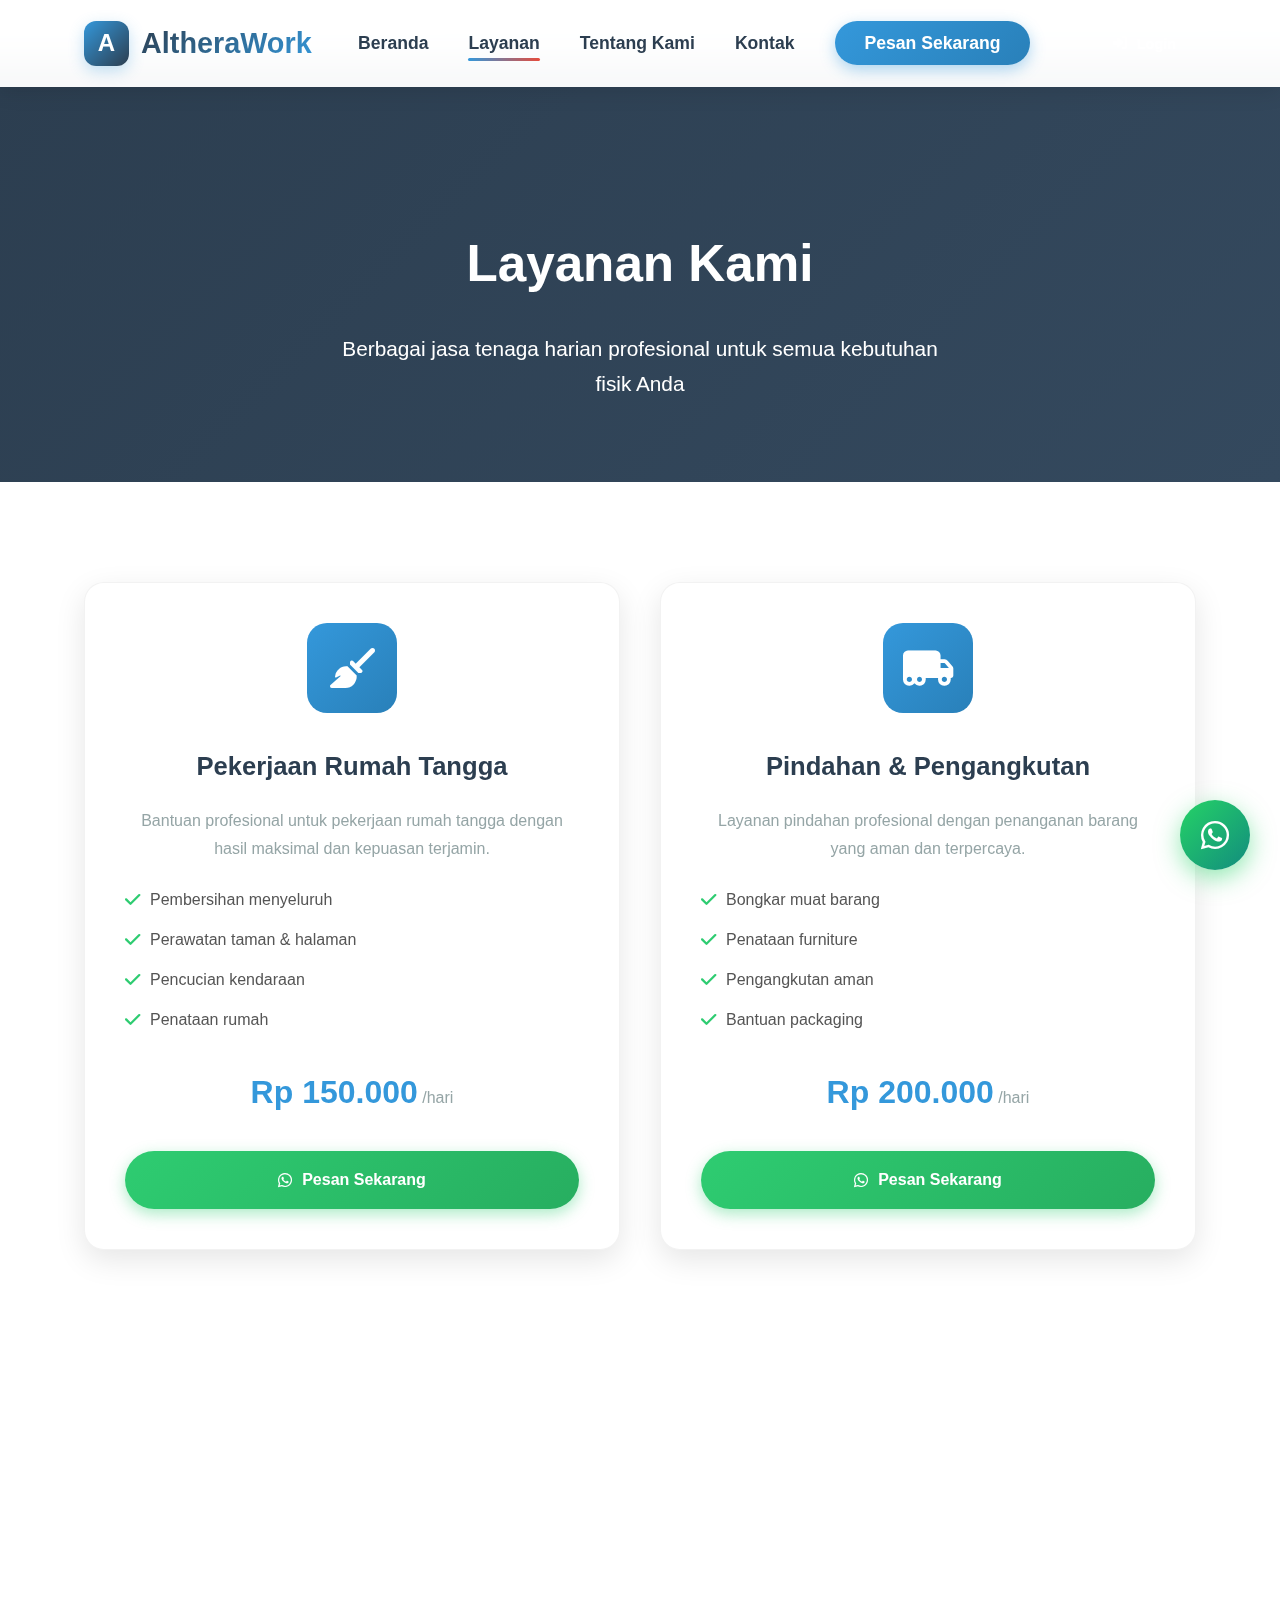
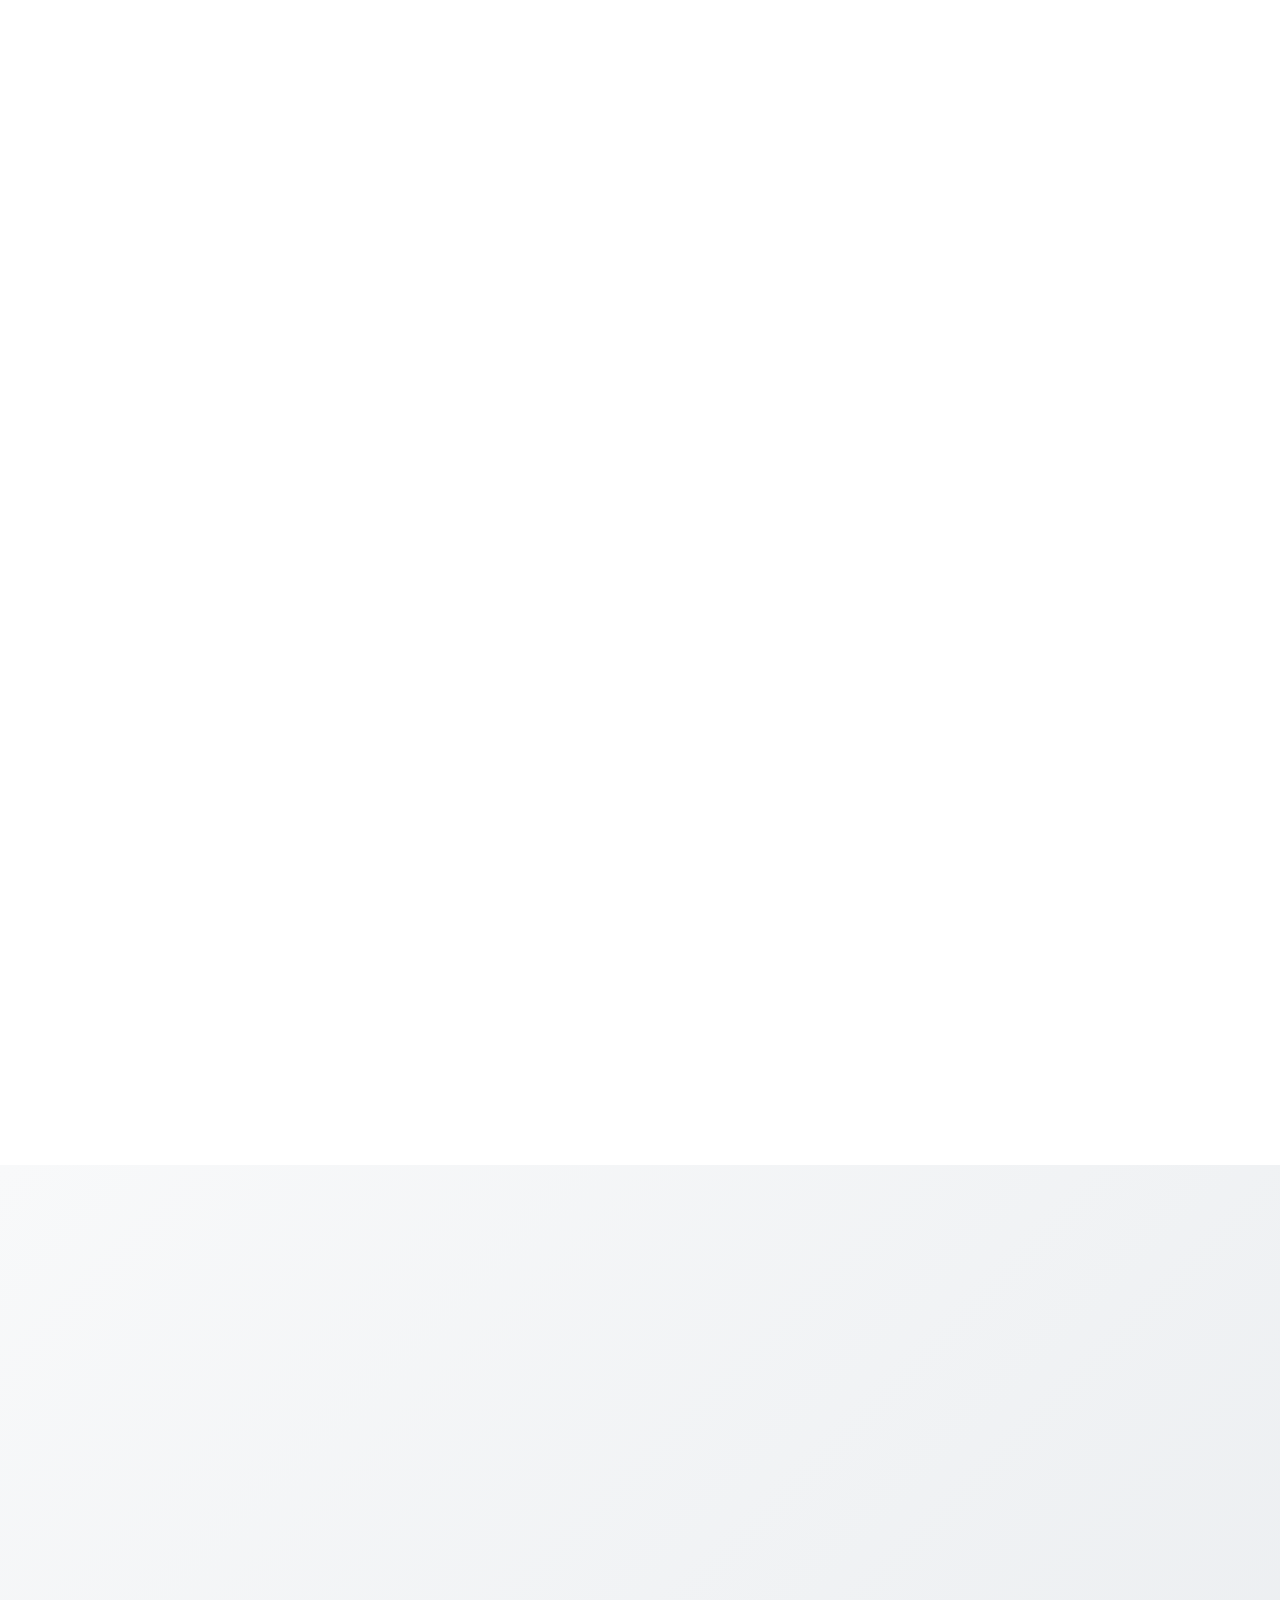
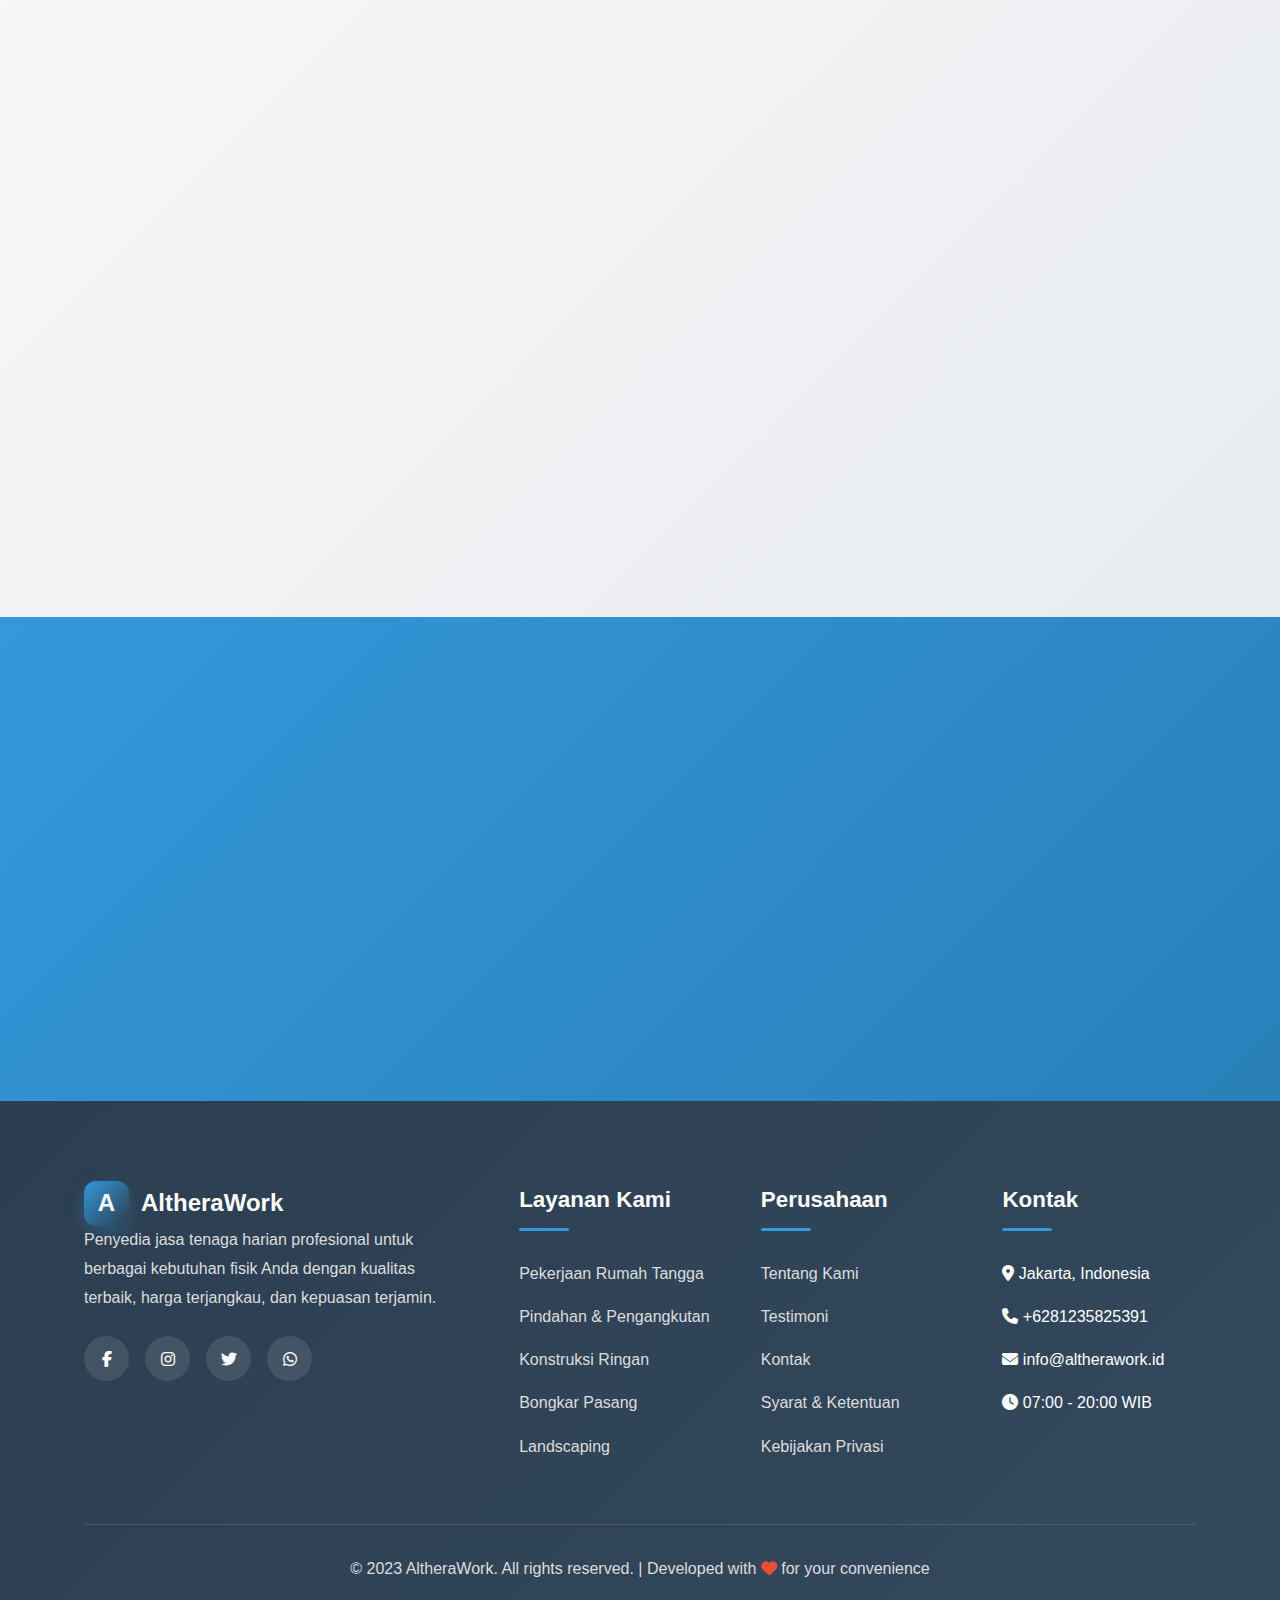
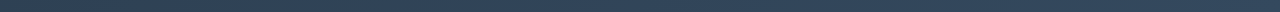
<file: service.html>
<!DOCTYPE html>
<html lang="id">

<head>
    <meta charset="UTF-8">
    <meta name="viewport" content="width=device-width, initial-scale=1.0">
    <title>Layanan - AltheraWork Jasa Tenaga Harian</title>
    <link rel="stylesheet" href="style.css">
    <link rel="stylesheet" href="https://cdnjs.cloudflare.com/ajax/libs/font-awesome/6.4.0/css/all.min.css">
    <link href="https://unpkg.com/aos@2.3.1/dist/aos.css" rel="stylesheet">
</head>

<body>
    <!-- Loading Screen -->
    <div class="loading-screen" id="loadingScreen">
        <div class="loading-content">
            <div class="loading-logo">
                <div class="logo-icon">A</div>
                <h2>AltheraWork</h2>
            </div>
            <div class="loading-spinner"></div>
            <p>Memuat Layanan Terbaik...</p>
        </div>
    </div>

    <!-- Floating WhatsApp -->
    <div class="floating-whatsapp" id="floatingWhatsApp">
        <div class="whatsapp-icon">
            <i class="fab fa-whatsapp"></i>
        </div>
        <div class="whatsapp-tooltip">
            Hubungi kami via WhatsApp!
        </div>
    </div>

    <!-- Header -->
    <header>
        <div class="container">
            <nav class="navbar">
                <a href="index.html" class="logo">
                    <div class="logo-icon">A</div>
                    <h1>AltheraWork</h1>
                </a>
                <ul class="nav-links">
                    <li><a href="index.html">Beranda</a></li>
                    <li><a href="service.html" class="active">Layanan</a></li>
                    <li><a href="about.html">Tentang Kami</a></li>
                    <li><a href="contact.html">Kontak</a></li>
                    <li><a href="booking.html" class="btn-booking">Pesan Sekarang</a></li>
                </ul>

                <!-- User Profile -->
                <div class="user-profile" style="display: none;">
                    <div class="user-avatar">U</div>
                    <span class="user-name">User</span>
                    <div class="user-menu">
                        <a href="dashboard.html"><i class="fas fa-tachometer-alt"></i> Dashboard</a>
                        <a href="profile.html"><i class="fas fa-user"></i> Profil Saya</a>
                        <a href="orders.html"><i class="fas fa-clipboard-list"></i> Pesanan Saya</a>
                        <a href="#" onclick="logoutUser()"><i class="fas fa-sign-out-alt"></i> Logout</a>
                    </div>
                </div>

                <!-- Login Button -->
                <button class="btn btn-secondary" id="loginBtn" style="margin-left: 1rem;">
                    <i class="fas fa-sign-in-alt"></i> Login
                </button>

                <div class="mobile-menu">
                    <i class="fas fa-bars"></i>
                </div>
            </nav>
        </div>
    </header>

    <!-- Login Modal -->
    <div class="login-modal" id="loginModal">
        <div class="login-content">
            <div class="modal-header">
                <h3>Login ke AltheraWork</h3>
                <button class="modal-close" id="closeLogin">&times;</button>
            </div>
            <div class="login-tabs">
                <button class="login-tab active" data-tab="login">Login</button>
                <button class="login-tab" data-tab="register">Daftar</button>
            </div>

            <div class="login-form">
                <!-- Login Form -->
                <div class="login-form-content" id="loginForm" style="display: block;">
                    <form id="loginFormData">
                        <div class="form-group">
                            <label for="loginEmail">Email</label>
                            <input type="email" id="loginEmail" name="email" required placeholder="nama@email.com">
                        </div>
                        <div class="form-group">
                            <label for="loginPassword">Password</label>
                            <input type="password" id="loginPassword" name="password" required placeholder="Masukkan password">
                        </div>
                        <div class="form-options">
                            <label class="checkbox-container">
                                <input type="checkbox" id="rememberMe">
                                <span class="checkmark"></span>
                                Ingat saya
                            </label>
                            <a href="#" class="forgot-password">Lupa password?</a>
                        </div>
                        <button type="submit" class="btn btn-primary btn-block">
                            <i class="fas fa-sign-in-alt"></i> Login
                        </button>
                    </form>
                </div>

                <!-- Register Form -->
                <div class="login-form-content" id="registerForm">
                    <form id="registerFormData">
                        <div class="form-group">
                            <label for="registerName">Nama Lengkap</label>
                            <input type="text" id="registerName" name="name" required placeholder="Masukkan nama lengkap">
                        </div>
                        <div class="form-group">
                            <label for="registerEmail">Email</label>
                            <input type="email" id="registerEmail" name="email" required placeholder="nama@email.com">
                        </div>
                        <div class="form-group">
                            <label for="registerPhone">Nomor Telepon</label>
                            <input type="tel" id="registerPhone" name="phone" required placeholder="+62 812-3456-7890">
                        </div>
                        <div class="form-group">
                            <label for="registerPassword">Password</label>
                            <input type="password" id="registerPassword" name="password" required placeholder="Minimal 6 karakter">
                        </div>
                        <div class="form-group">
                            <label for="confirmPassword">Konfirmasi Password</label>
                            <input type="password" id="confirmPassword" name="confirmPassword" required placeholder="Ulangi password">
                        </div>
                        <div class="form-agreement">
                            <label class="checkbox-container">
                                <input type="checkbox" id="registerAgree" required>
                                <span class="checkmark"></span>
                                Saya menyetujui <a href="#">Syarat & Ketentuan</a> dan <a href="#">Kebijakan Privasi</a>
                            </label>
                        </div>
                        <button type="submit" class="btn btn-primary btn-block">
                            <i class="fas fa-user-plus"></i> Daftar Sekarang
                        </button>
                    </form>
                </div>
            </div>
        </div>
    </div>

    <!-- Page Header -->
    <section class="page-header">
        <div class="container">
            <div class="page-header-content">
                <h1 data-aos="fade-up">Layanan Kami</h1>
                <p data-aos="fade-up" data-aos-delay="200">Berbagai jasa tenaga harian profesional untuk semua kebutuhan fisik Anda</p>
            </div>
        </div>
    </section>

    <!-- Services Section -->
    <section class="services-page">
        <div class="container">
            <div class="services-grid">
                <div class="service-card" data-aos="zoom-in" data-aos-delay="200">
                    <div class="service-icon">
                        <i class="fas fa-broom"></i>
                    </div>
                    <h3>Pekerjaan Rumah Tangga</h3>
                    <p>Bantuan profesional untuk pekerjaan rumah tangga dengan hasil maksimal dan kepuasan terjamin.</p>
                    <ul class="service-features">
                        <li><i class="fas fa-check"></i> Pembersihan menyeluruh</li>
                        <li><i class="fas fa-check"></i> Perawatan taman & halaman</li>
                        <li><i class="fas fa-check"></i> Pencucian kendaraan</li>
                        <li><i class="fas fa-check"></i> Penataan rumah</li>
                    </ul>
                    <div class="service-price">
                        <span class="price">Rp 150.000</span>
                        <span class="duration">/hari</span>
                    </div>
                    <a href="booking.html?service=rumah-tangga" class="btn-service">
                        <i class="fab fa-whatsapp"></i> Pesan Sekarang
                    </a>
                </div>

                <div class="service-card" data-aos="zoom-in" data-aos-delay="300">
                    <div class="service-icon">
                        <i class="fas fa-truck-moving"></i>
                    </div>
                    <h3>Pindahan & Pengangkutan</h3>
                    <p>Layanan pindahan profesional dengan penanganan barang yang aman dan terpercaya.</p>
                    <ul class="service-features">
                        <li><i class="fas fa-check"></i> Bongkar muat barang</li>
                        <li><i class="fas fa-check"></i> Penataan furniture</li>
                        <li><i class="fas fa-check"></i> Pengangkutan aman</li>
                        <li><i class="fas fa-check"></i> Bantuan packaging</li>
                    </ul>
                    <div class="service-price">
                        <span class="price">Rp 200.000</span>
                        <span class="duration">/hari</span>
                    </div>
                    <a href="booking.html?service=pindahan" class="btn-service">
                        <i class="fab fa-whatsapp"></i> Pesan Sekarang
                    </a>
                </div>

                <div class="service-card" data-aos="zoom-in" data-aos-delay="400">
                    <div class="service-icon">
                        <i class="fas fa-tools"></i>
                    </div>
                    <h3>Konstruksi Ringan</h3>
                    <p>Tenaga ahli untuk pekerjaan konstruksi ringan dan perbaikan rumah dengan kualitas terbaik.</p>
                    <ul class="service-features">
                        <li><i class="fas fa-check"></i> Perbaikan rumah</li>
                        <li><i class="fas fa-check"></i> Pemasangan furniture</li>
                        <li><i class="fas fa-check"></i> Renovasi kecil</li>
                        <li><i class="fas fa-check"></i> Instalasi ringan</li>
                    </ul>
                    <div class="service-price">
                        <span class="price">Rp 250.000</span>
                        <span class="duration">/hari</span>
                    </div>
                    <a href="booking.html?service=konstruksi" class="btn-service">
                        <i class="fab fa-whatsapp"></i> Pesan Sekarang
                    </a>
                </div>

                <div class="service-card" data-aos="zoom-in" data-aos-delay="500">
                    <div class="service-icon">
                        <i class="fas fa-box-open"></i>
                    </div>
                    <h3>Bongkar Pasang</h3>
                    <p>Jasa bongkar pasang perabotan, AC, dan instalasi ringan lainnya dengan tenaga berpengalaman.</p>
                    <ul class="service-features">
                        <li><i class="fas fa-check"></i> Bongkar pasang furniture</li>
                        <li><i class="fas fa-check"></i> Instalasi AC</li>
                        <li><i class="fas fa-check"></i> Pemasangan rak</li>
                        <li><i class="fas fa-check"></i> Demolition ringan</li>
                    </ul>
                    <div class="service-price">
                        <span class="price">Rp 175.000</span>
                        <span class="duration">/hari</span>
                    </div>
                    <a href="booking.html?service=bongkar-pasang" class="btn-service">
                        <i class="fab fa-whatsapp"></i> Pesan Sekarang
                    </a>
                </div>

                <div class="service-card" data-aos="zoom-in" data-aos-delay="600">
                    <div class="service-icon">
                        <i class="fas fa-tree"></i>
                    </div>
                    <h3>Landscaping</h3>
                    <p>Perawatan dan penataan taman, pemotongan rumput, perawatan tanaman, dan pekerjaan outdoor lainnya.</p>
                    <ul class="service-features">
                        <li><i class="fas fa-check"></i> Perawatan taman</li>
                        <li><i class="fas fa-check"></i> Pemotongan rumput</li>
                        <li><i class="fas fa-check"></i> Penanaman pohon</li>
                        <li><i class="fas fa-check"></i> Irrigation maintenance</li>
                    </ul>
                    <div class="service-price">
                        <span class="price">Rp 180.000</span>
                        <span class="duration">/hari</span>
                    </div>
                    <a href="booking.html?service=landscaping" class="btn-service">
                        <i class="fab fa-whatsapp"></i> Pesan Sekarang
                    </a>
                </div>

                <div class="service-card" data-aos="zoom-in" data-aos-delay="700">
                    <div class="service-icon">
                        <i class="fas fa-hands-helping"></i>
                    </div>
                    <h3>Layanan Khusus</h3>
                    <p>Kebutuhan tenaga fisik khusus sesuai permintaan dengan penyesuaian jadwal dan kemampuan.</p>
                    <ul class="service-features">
                        <li><i class="fas fa-check"></i> Tenaga event</li>
                        <li><i class="fas fa-check"></i> Bantuan gudang</li>
                        <li><i class="fas fa-check"></i> Layanan khusus</li>
                        <li><i class="fas fa-check"></i> Custom request</li>
                    </ul>
                    <div class="service-price">
                        <span class="price">Rp 160.000</span>
                        <span class="duration">/hari</span>
                    </div>
                    <a href="booking.html?service=khusus" class="btn-service">
                        <i class="fab fa-whatsapp"></i> Konsultasi Gratis
                    </a>
                </div>
            </div>
        </div>
    </section>

    <!-- Process Section -->
    <section class="process-section">
        <div class="container">
            <div class="section-header" data-aos="fade-up">
                <h2>Cara Memesan</h2>
                <p>Proses mudah untuk mendapatkan layanan kami</p>
            </div>
            <div class="process-steps">
                <div class="process-step" data-aos="fade-up" data-aos-delay="200">
                    <div class="step-number">1</div>
                    <div class="step-icon">
                        <i class="fas fa-clipboard-list"></i>
                    </div>
                    <h3>Pilih Layanan</h3>
                    <p>Pilih jenis layanan yang sesuai dengan kebutuhan Anda dari berbagai pilihan yang tersedia</p>
                </div>
                <div class="process-step" data-aos="fade-up" data-aos-delay="400">
                    <div class="step-number">2</div>
                    <div class="step-icon">
                        <i class="fas fa-calendar-alt"></i>
                    </div>
                    <h3>Isi Form Pemesanan</h3>
                    <p>Lengkapi data identitas dan detail pemesanan melalui form yang mudah diisi</p>
                </div>
                <div class="process-step" data-aos="fade-up" data-aos-delay="600">
                    <div class="step-number">3</div>
                    <div class="step-icon">
                        <i class="fas fa-whatsapp"></i>
                    </div>
                    <h3>Konfirmasi via WhatsApp</h3>
                    <p>Pesan akan dikirim ke WhatsApp untuk konfirmasi final dan penjadwalan</p>
                </div>
                <div class="process-step" data-aos="fade-up" data-aos-delay="800">
                    <div class="step-number">4</div>
                    <div class="step-icon">
                        <i class="fas fa-user-cog"></i>
                    </div>
                    <h3>Tenaga Kami Datang</h3>
                    <p>Tim profesional kami akan datang sesuai jadwal yang telah disepakati</p>
                </div>
            </div>
        </div>
    </section>

    <!-- CTA Section -->
    <section class="cta-section">
        <div class="container">
            <div class="cta-content" data-aos="zoom-in" data-aos-duration="1000">
                <h2>Siap Memesan Layanan Kami?</h2>
                <p>Jangan ragu untuk menghubungi kami. Tim profesional kami siap membantu kebutuhan tenaga fisik Anda dengan solusi terbaik.</p>
                <div class="cta-buttons">
                    <a href="booking.html" class="btn btn-primary btn-large">
                        <i class="fas fa-calendar-plus"></i> Pesan Sekarang
                    </a>
                    <a href="contact.html" class="btn btn-secondary btn-large">
                        <i class="fas fa-phone-alt"></i> Hubungi Kami
                    </a>
                </div>
            </div>
        </div>
    </section>

    <!-- Footer -->
    <footer>
        <div class="container">
            <div class="footer-content">
                <div class="footer-section">
                    <div class="logo">
                        <div class="logo-icon">A</div>
                        <h2>AltheraWork</h2>
                    </div>
                    <p>Penyedia jasa tenaga harian profesional untuk berbagai kebutuhan fisik Anda dengan kualitas terbaik, harga terjangkau, dan kepuasan terjamin.</p>
                    <div class="footer-social">
                        <a href="#"><i class="fab fa-facebook-f"></i></a>
                        <a href="#"><i class="fab fa-instagram"></i></a>
                        <a href="#"><i class="fab fa-twitter"></i></a>
                        <a href="#"><i class="fab fa-whatsapp"></i></a>
                    </div>
                </div>
                <div class="footer-section">
                    <h3>Layanan Kami</h3>
                    <ul>
                        <li><a href="services.html">Pekerjaan Rumah Tangga</a></li>
                        <li><a href="services.html">Pindahan & Pengangkutan</a></li>
                        <li><a href="services.html">Konstruksi Ringan</a></li>
                        <li><a href="services.html">Bongkar Pasang</a></li>
                        <li><a href="services.html">Landscaping</a></li>
                    </ul>
                </div>
                <div class="footer-section">
                    <h3>Perusahaan</h3>
                    <ul>
                        <li><a href="about.html">Tentang Kami</a></li>
                        <li><a href="#testimonials">Testimoni</a></li>
                        <li><a href="contact.html">Kontak</a></li>
                        <li><a href="#">Syarat & Ketentuan</a></li>
                        <li><a href="#">Kebijakan Privasi</a></li>
                    </ul>
                </div>
                <div class="footer-section">
                    <h3>Kontak</h3>
                    <ul>
                        <li><i class="fas fa-map-marker-alt"></i> Jakarta, Indonesia</li>
                        <li><i class="fas fa-phone"></i> +6281235825391</li>
                        <li><i class="fas fa-envelope"></i> info@altherawork.id</li>
                        <li><i class="fas fa-clock"></i> 07:00 - 20:00 WIB</li>
                    </ul>
                </div>
            </div>
            <div class="footer-bottom">
                <p>&copy; 2023 AltheraWork. All rights reserved. | Developed with <i class="fas fa-heart" style="color: #e74c3c;"></i> for your convenience</p>
            </div>
        </div>
    </footer>

    <!-- WhatsApp Modal -->
    <div class="whatsapp-modal" id="whatsappModal">
        <div class="modal-content">
            <div class="modal-header">
                <h3>Pesan via WhatsApp</h3>
                <button class="modal-close">&times;</button>
            </div>
            <div class="modal-body">
                <p>Pesan Anda akan dikirim ke WhatsApp kami. Pastikan data sudah benar sebelum mengirim.</p>
                <div class="order-summary">
                    <h4>Ringkasan Pesanan:</h4>
                    <div id="orderDetails"></div>
                </div>
            </div>
            <div class="modal-footer">
                <button class="btn btn-secondary" id="cancelOrder">Periksa Kembali</button>
                <button class="btn btn-primary" id="confirmWhatsApp">
                    <i class="fab fa-whatsapp"></i>
                    Kirim ke WhatsApp
                </button>
            </div>
        </div>
    </div>

    <script src="https://unpkg.com/aos@2.3.1/dist/aos.js"></script>
    <script src="script.js"></script>
</body>

</html>
</file>
<file: style.css>
:root {
    --primary: #2c3e50;
    --secondary: #3498db;
    --accent: #e74c3c;
    --success: #2ecc71;
    --warning: #f39c12;
    --light: #ecf0f1;
    --dark: #2c3e50;
    --white: #ffffff;
    --gray: #95a5a6;
    --shadow: 0 10px 30px rgba(0, 0, 0, 0.1);
    --transition: all 0.5s cubic-bezier(0.25, 0.46, 0.45, 0.94);
}

* {
    margin: 0;
    padding: 0;
    box-sizing: border-box;
    font-family: 'Poppins', 'Segoe UI', sans-serif;
}

html {
    scroll-behavior: smooth;
}

body {
    line-height: 1.7;
    color: #333;
    background: linear-gradient(135deg, #f5f7fa 0%, #e4efe9 100%);
    overflow-x: hidden;
}

.container {
    width: 90%;
    max-width: 1200px;
    margin: 0 auto;
    padding: 0 20px;
}


/* Loading Screen */

.loading-screen {
    position: fixed;
    top: 0;
    left: 0;
    width: 100%;
    height: 100%;
    background: linear-gradient(135deg, var(--primary) 0%, #34495e 100%);
    display: flex;
    align-items: center;
    justify-content: center;
    z-index: 9999;
    transition: opacity 0.8s ease, visibility 0.8s ease;
}

.loading-screen.hidden {
    opacity: 0;
    visibility: hidden;
}

.loading-content {
    text-align: center;
    color: var(--white);
}

.loading-logo {
    display: flex;
    align-items: center;
    justify-content: center;
    gap: 15px;
    margin-bottom: 2rem;
    font-size: 2rem;
    animation: bounce 2s infinite;
}

.loading-spinner {
    width: 60px;
    height: 60px;
    border: 4px solid rgba(255, 255, 255, 0.3);
    border-top: 4px solid var(--white);
    border-radius: 50%;
    margin: 0 auto 1.5rem;
    animation: spin 1.5s linear infinite;
}

.loading-content p {
    font-size: 1.1rem;
    opacity: 0.9;
    animation: pulse 2s infinite;
}


/* Header */

header {
    background: rgba(255, 255, 255, 0.95);
    backdrop-filter: blur(20px);
    padding: 1.2rem 0;
    position: fixed;
    width: 100%;
    top: 0;
    z-index: 1000;
    box-shadow: 0 5px 20px rgba(0, 0, 0, 0.1);
    transition: var(--transition);
}

.navbar {
    display: flex;
    justify-content: space-between;
    align-items: center;
}

.logo {
    display: flex;
    align-items: center;
    gap: 12px;
    text-decoration: none;
}


/* Logo Icon Baru untuk AltheraWork */

.logo-icon {
    width: 45px;
    height: 45px;
    background: linear-gradient(135deg, var(--secondary), var(--primary));
    border-radius: 12px;
    display: flex;
    align-items: center;
    justify-content: center;
    color: var(--white);
    font-size: 24px;
    font-weight: bold;
    font-family: 'Arial', sans-serif;
    box-shadow: 0 5px 15px rgba(52, 152, 219, 0.3);
}

.logo h1 {
    font-size: 1.8rem;
    background: linear-gradient(135deg, var(--primary), var(--secondary));
    -webkit-background-clip: text;
    -webkit-text-fill-color: transparent;
    font-weight: 700;
}

.nav-links {
    display: flex;
    list-style: none;
    gap: 2.5rem;
}

.nav-links a {
    text-decoration: none;
    color: var(--primary);
    font-weight: 600;
    font-size: 1.1rem;
    position: relative;
    padding: 8px 0;
    transition: var(--transition);
}

.nav-links a::after {
    content: '';
    position: absolute;
    bottom: 0;
    left: 0;
    width: 0;
    height: 3px;
    background: linear-gradient(90deg, var(--secondary), var(--accent));
    transition: var(--transition);
    border-radius: 10px;
}

.nav-links a:hover::after,
.nav-links a.active::after {
    width: 100%;
}

.nav-links a:hover {
    color: var(--secondary);
    transform: translateY(-2px);
}

.btn-booking {
    background: linear-gradient(135deg, var(--secondary), #2980b9);
    color: var(--white) !important;
    padding: 12px 30px !important;
    border-radius: 50px;
    transition: var(--transition);
    box-shadow: 0 5px 15px rgba(52, 152, 219, 0.4);
}

.btn-booking:hover {
    transform: translateY(-3px) scale(1.05);
    box-shadow: 0 8px 25px rgba(52, 152, 219, 0.6);
}


/* Login Button di Header */

#loginBtn {
    margin-left: 1rem;
    padding: 10px 20px;
    font-size: 0.9rem;
    border: none;
    cursor: pointer;
}


/* User Profile di Header */

.user-profile {
    display: none;
    align-items: center;
    gap: 15px;
    margin-left: 2rem;
    position: relative;
}

.user-avatar {
    width: 40px;
    height: 40px;
    background: linear-gradient(135deg, var(--secondary), var(--primary));
    border-radius: 50%;
    display: flex;
    align-items: center;
    justify-content: center;
    color: var(--white);
    font-weight: bold;
    cursor: pointer;
    transition: var(--transition);
}

.user-avatar:hover {
    transform: scale(1.1);
}

.user-name {
    font-weight: 600;
    color: var(--primary);
    font-size: 0.9rem;
}

.user-menu {
    position: absolute;
    top: 100%;
    right: 0;
    background: var(--white);
    border-radius: 15px;
    box-shadow: var(--shadow);
    padding: 1rem;
    min-width: 200px;
    display: none;
    z-index: 1000;
    border: 1px solid rgba(0, 0, 0, 0.1);
}

.user-menu.active {
    display: block;
    animation: fadeInDown 0.3s ease;
}

.user-menu a {
    display: flex;
    align-items: center;
    gap: 10px;
    padding: 0.8rem 1rem;
    color: var(--primary);
    text-decoration: none;
    border-radius: 8px;
    transition: var(--transition);
    font-size: 0.9rem;
}

.user-menu a:hover {
    background: var(--light);
    transform: translateX(5px);
}

.user-menu a i {
    width: 20px;
    text-align: center;
}

.mobile-menu {
    display: none;
    font-size: 1.8rem;
    cursor: pointer;
    color: var(--primary);
    transition: var(--transition);
}

.mobile-menu:hover {
    color: var(--secondary);
    transform: rotate(90deg);
}


/* Login Modal */

.login-modal {
    display: none;
    position: fixed;
    top: 0;
    left: 0;
    width: 100%;
    height: 100%;
    background: rgba(0, 0, 0, 0.7);
    backdrop-filter: blur(10px);
    z-index: 2000;
    align-items: center;
    justify-content: center;
    padding: 20px;
}

.login-modal.active {
    display: flex;
    animation: fadeIn 0.4s ease;
}

.login-content {
    background: var(--white);
    border-radius: 20px;
    width: 100%;
    max-width: 450px;
    box-shadow: 0 25px 50px rgba(0, 0, 0, 0.3);
    transform: scale(0.7);
    animation: zoomIn 0.4s ease forwards;
    overflow: hidden;
}

.login-tabs {
    display: flex;
    border-bottom: 1px solid #eee;
}

.login-tab {
    flex: 1;
    padding: 1.2rem;
    text-align: center;
    background: none;
    border: none;
    font-size: 1.1rem;
    font-weight: 600;
    cursor: pointer;
    transition: var(--transition);
    color: var(--gray);
}

.login-tab.active {
    background: linear-gradient(135deg, var(--secondary), var(--primary));
    color: var(--white);
}

.login-tab:not(.active):hover {
    background: var(--light);
    color: var(--primary);
}

.login-form {
    padding: 2rem;
}

.login-form-content {
    display: none;
}

.form-options {
    display: flex;
    justify-content: space-between;
    align-items: center;
    margin-bottom: 1.5rem;
}

.forgot-password {
    color: var(--secondary);
    text-decoration: none;
    font-size: 0.9rem;
    transition: var(--transition);
}

.forgot-password:hover {
    text-decoration: underline;
    color: var(--primary);
}


/* Hero Section */

.hero {
    background: linear-gradient(135deg, rgba(44, 62, 80, 0.9) 0%, rgba(52, 73, 94, 0.9) 100%), url('data:image/svg+xml,<svg xmlns="http://www.w3.org/2000/svg" viewBox="0 0 1200 800" opacity="0.1"><path fill="%23ffffff" d="M0 0h1200v800H0z"/><circle cx="300" cy="200" r="150" fill="%233498db"/><circle cx="800" cy="500" r="100" fill="%23e74c3c"/><rect x="500" y="100" width="200" height="200" fill="%232ecc71"/></svg>');
    color: var(--white);
    padding: 180px 0 120px;
    position: relative;
    overflow: hidden;
}

.hero-background {
    position: absolute;
    top: 0;
    left: 0;
    width: 100%;
    height: 100%;
    z-index: -1;
}

.floating-element {
    position: absolute;
    background: rgba(255, 255, 255, 0.1);
    border-radius: 50%;
    animation: float 6s ease-in-out infinite;
}

.el-1 {
    width: 120px;
    height: 120px;
    top: 10%;
    left: 10%;
    animation-delay: 0s;
}

.el-2 {
    width: 180px;
    height: 180px;
    bottom: 20%;
    right: 10%;
    animation-delay: 2s;
}

.el-3 {
    width: 100px;
    height: 100px;
    top: 50%;
    left: 80%;
    animation-delay: 4s;
}

.hero-content {
    text-align: center;
    max-width: 900px;
    margin: 0 auto;
}

.hero h2 {
    font-size: 3.5rem;
    margin-bottom: 1.5rem;
    line-height: 1.2;
    text-shadow: 2px 2px 10px rgba(0, 0, 0, 0.3);
    animation: slideInDown 1s ease-out;
}

.hero p {
    font-size: 1.3rem;
    margin-bottom: 2.5rem;
    opacity: 0.9;
    animation: slideInUp 1s ease-out 0.3s both;
}

.hero-buttons {
    display: flex;
    gap: 1.5rem;
    justify-content: center;
    margin-bottom: 4rem;
    animation: fadeIn 1s ease-out 0.6s both;
}

.btn {
    display: inline-flex;
    align-items: center;
    gap: 10px;
    padding: 15px 35px;
    border-radius: 50px;
    text-decoration: none;
    font-weight: 600;
    font-size: 1.1rem;
    transition: var(--transition);
    position: relative;
    overflow: hidden;
    border: none;
    cursor: pointer;
}

.btn::before {
    content: '';
    position: absolute;
    top: 0;
    left: -100%;
    width: 100%;
    height: 100%;
    background: linear-gradient(90deg, transparent, rgba(255, 255, 255, 0.2), transparent);
    transition: var(--transition);
}

.btn:hover::before {
    left: 100%;
}

.btn-primary {
    background: linear-gradient(135deg, var(--secondary), #2980b9);
    color: var(--white);
    box-shadow: 0 8px 25px rgba(52, 152, 219, 0.4);
}

.btn-primary:hover {
    transform: translateY(-5px) scale(1.05);
    box-shadow: 0 15px 35px rgba(52, 152, 219, 0.6);
}

.btn-secondary {
    background: transparent;
    color: var(--white);
    border: 2px solid var(--white);
}

.btn-secondary:hover {
    background: var(--white);
    color: var(--primary);
    transform: translateY(-5px);
}

.hero-stats {
    display: flex;
    justify-content: center;
    gap: 4rem;
    flex-wrap: wrap;
}

.stat {
    text-align: center;
    animation: fadeInUp 1s ease-out 0.9s both;
}

.stat h3 {
    font-size: 3rem;
    margin-bottom: 0.5rem;
    color: var(--secondary);
    text-shadow: 2px 2px 5px rgba(0, 0, 0, 0.3);
}

.stat p {
    font-size: 1.1rem;
    opacity: 0.9;
}


/* Section Header */

.section-header {
    text-align: center;
    margin-bottom: 4rem;
}

.section-header h2 {
    font-size: 2.8rem;
    color: var(--primary);
    margin-bottom: 1rem;
    position: relative;
    display: inline-block;
}

.section-header h2::after {
    content: '';
    position: absolute;
    bottom: -15px;
    left: 50%;
    transform: translateX(-50%);
    width: 80px;
    height: 4px;
    background: linear-gradient(90deg, var(--secondary), var(--accent));
    border-radius: 2px;
}

.section-header p {
    color: var(--gray);
    font-size: 1.2rem;
    max-width: 600px;
    margin: 2rem auto 0;
}


/* Services Section */

.services-preview {
    padding: 100px 0;
    background: var(--white);
}

.services-grid {
    display: grid;
    grid-template-columns: repeat(auto-fit, minmax(380px, 1fr));
    gap: 2.5rem;
}

.service-card {
    background: var(--white);
    padding: 2.5rem;
    border-radius: 20px;
    box-shadow: var(--shadow);
    transition: var(--transition);
    position: relative;
    overflow: hidden;
    border: 1px solid rgba(0, 0, 0, 0.05);
}

.service-card::before {
    content: '';
    position: absolute;
    top: 0;
    left: 0;
    width: 100%;
    height: 5px;
    background: linear-gradient(90deg, var(--secondary), var(--accent));
    transform: scaleX(0);
    transition: var(--transition);
}

.service-card:hover {
    transform: translateY(-15px) scale(1.02);
    box-shadow: 0 20px 50px rgba(0, 0, 0, 0.15);
}

.service-card:hover::before {
    transform: scaleX(1);
}

.service-icon {
    width: 90px;
    height: 90px;
    background: linear-gradient(135deg, var(--secondary), #2980b9);
    border-radius: 20px;
    display: flex;
    align-items: center;
    justify-content: center;
    margin: 0 auto 2rem;
    color: var(--white);
    font-size: 2.5rem;
    transition: var(--transition);
}

.service-card:hover .service-icon {
    transform: rotateY(180deg) scale(1.1);
}

.service-card h3 {
    font-size: 1.6rem;
    margin-bottom: 1.2rem;
    color: var(--primary);
    text-align: center;
}

.service-card p {
    color: var(--gray);
    margin-bottom: 1.5rem;
    text-align: center;
}

.service-features {
    list-style: none;
    margin-bottom: 2rem;
}

.service-features li {
    margin-bottom: 0.8rem;
    display: flex;
    align-items: center;
    gap: 10px;
    color: #555;
}

.service-features i {
    color: var(--success);
    font-size: 1.1rem;
}

.service-price {
    text-align: center;
    margin: 2rem 0;
}

.price {
    font-size: 2rem;
    font-weight: 700;
    color: var(--secondary);
}

.duration {
    color: var(--gray);
    font-size: 1rem;
}

.btn-service {
    display: inline-flex;
    align-items: center;
    justify-content: center;
    gap: 10px;
    width: 100%;
    padding: 15px;
    background: linear-gradient(135deg, var(--success), #27ae60);
    color: var(--white);
    text-decoration: none;
    border-radius: 50px;
    font-weight: 600;
    transition: var(--transition);
    box-shadow: 0 5px 15px rgba(46, 204, 113, 0.4);
}

.btn-service:hover {
    transform: translateY(-3px);
    box-shadow: 0 8px 25px rgba(46, 204, 113, 0.6);
}


/* Why Choose Us Section */

.why-choose-us {
    padding: 100px 0;
    background: linear-gradient(135deg, #f8f9fa 0%, #e9ecef 100%);
}

.features-grid {
    display: grid;
    grid-template-columns: repeat(auto-fit, minmax(280px, 1fr));
    gap: 2.5rem;
}

.feature-card {
    background: var(--white);
    padding: 2.5rem;
    border-radius: 20px;
    text-align: center;
    box-shadow: var(--shadow);
    transition: var(--transition);
}

.feature-card:hover {
    transform: translateY(-10px);
    box-shadow: 0 20px 40px rgba(0, 0, 0, 0.15);
}

.feature-icon {
    width: 80px;
    height: 80px;
    background: linear-gradient(135deg, var(--secondary), #2980b9);
    border-radius: 20px;
    display: flex;
    align-items: center;
    justify-content: center;
    margin: 0 auto 1.5rem;
    color: var(--white);
    font-size: 2rem;
    transition: var(--transition);
}

.feature-card:hover .feature-icon {
    transform: rotate(15deg) scale(1.1);
}

.feature-card h3 {
    font-size: 1.4rem;
    margin-bottom: 1rem;
    color: var(--primary);
}

.feature-card p {
    color: var(--gray);
    line-height: 1.6;
}


/* Testimonials Section */

.testimonials {
    padding: 100px 0;
    background: var(--white);
}

.testimonials-grid {
    display: grid;
    grid-template-columns: repeat(auto-fit, minmax(350px, 1fr));
    gap: 2.5rem;
}

.testimonial-card {
    background: var(--white);
    padding: 2.5rem;
    border-radius: 20px;
    box-shadow: var(--shadow);
    transition: var(--transition);
    position: relative;
}

.testimonial-card:hover {
    transform: translateY(-10px);
    box-shadow: 0 20px 40px rgba(0, 0, 0, 0.15);
}

.testimonial-card::before {
    content: '"';
    position: absolute;
    top: 20px;
    left: 25px;
    font-size: 5rem;
    color: rgba(52, 152, 219, 0.1);
    font-family: Georgia, serif;
    line-height: 1;
}

.testimonial-content {
    position: relative;
    z-index: 1;
}

.stars {
    color: var(--warning);
    margin-bottom: 1.5rem;
    font-size: 1.2rem;
}

.testimonial-content p {
    font-style: italic;
    margin-bottom: 2rem;
    color: #555;
    line-height: 1.8;
}

.testimonial-author {
    display: flex;
    align-items: center;
    gap: 1.2rem;
}

.author-avatar {
    width: 60px;
    height: 60px;
    background: linear-gradient(135deg, var(--secondary), #2980b9);
    border-radius: 50%;
    display: flex;
    align-items: center;
    justify-content: center;
    font-weight: bold;
    color: white;
    font-size: 1.3rem;
    flex-shrink: 0;
}

.author-info h4 {
    margin-bottom: 0.3rem;
    color: var(--primary);
}

.author-info p {
    color: var(--gray);
    font-size: 0.9rem;
    margin: 0;
}


/* CTA Section */

.cta-section {
    padding: 100px 0;
    background: linear-gradient(135deg, var(--secondary) 0%, #2980b9 100%);
    color: var(--white);
    text-align: center;
}

.cta-content h2 {
    font-size: 2.8rem;
    margin-bottom: 1.5rem;
}

.cta-content p {
    font-size: 1.3rem;
    margin-bottom: 2.5rem;
    opacity: 0.9;
    max-width: 600px;
    margin-left: auto;
    margin-right: auto;
}

.cta-buttons {
    display: flex;
    gap: 1.5rem;
    justify-content: center;
    flex-wrap: wrap;
}

.btn-large {
    padding: 18px 40px;
    font-size: 1.2rem;
}


/* Text Center */

.text-center {
    text-align: center;
    margin-top: 3rem;
}


/* WhatsApp Features */

.floating-whatsapp {
    position: fixed;
    bottom: 30px;
    right: 30px;
    z-index: 1000;
    cursor: pointer;
}

.whatsapp-icon {
    width: 70px;
    height: 70px;
    background: linear-gradient(135deg, #25D366, #128C7E);
    border-radius: 50%;
    display: flex;
    align-items: center;
    justify-content: center;
    color: white;
    font-size: 2rem;
    box-shadow: 0 8px 25px rgba(37, 211, 102, 0.5);
    transition: var(--transition);
    animation: pulse 2s infinite, bounce 3s infinite;
}

.whatsapp-icon:hover {
    transform: scale(1.15) rotate(10deg);
    box-shadow: 0 12px 35px rgba(37, 211, 102, 0.7);
}

.whatsapp-tooltip {
    position: absolute;
    bottom: 85px;
    right: 0;
    background: var(--dark);
    color: white;
    padding: 10px 15px;
    border-radius: 10px;
    font-size: 0.9rem;
    white-space: nowrap;
    opacity: 0;
    transform: translateY(10px);
    transition: var(--transition);
    pointer-events: none;
    box-shadow: 0 5px 15px rgba(0, 0, 0, 0.2);
}

.whatsapp-tooltip::after {
    content: '';
    position: absolute;
    top: 100%;
    right: 20px;
    border-width: 8px;
    border-style: solid;
    border-color: var(--dark) transparent transparent transparent;
}

.floating-whatsapp:hover .whatsapp-tooltip {
    opacity: 1;
    transform: translateY(0);
}


/* WhatsApp Modal */

.whatsapp-modal {
    display: none;
    position: fixed;
    top: 0;
    left: 0;
    width: 100%;
    height: 100%;
    background: rgba(0, 0, 0, 0.7);
    backdrop-filter: blur(10px);
    z-index: 2000;
    align-items: center;
    justify-content: center;
    padding: 20px;
}

.whatsapp-modal.active {
    display: flex;
    animation: fadeIn 0.4s ease;
}

.modal-content {
    background: var(--white);
    border-radius: 20px;
    width: 100%;
    max-width: 500px;
    box-shadow: 0 25px 50px rgba(0, 0, 0, 0.3);
    transform: scale(0.7);
    animation: zoomIn 0.4s ease forwards;
    overflow: hidden;
}

.modal-header {
    padding: 2rem;
    border-bottom: 1px solid #eee;
    display: flex;
    justify-content: space-between;
    align-items: center;
    background: linear-gradient(135deg, var(--secondary), #2980b9);
    color: var(--white);
}

.modal-header h3 {
    margin: 0;
    font-size: 1.5rem;
}

.modal-close {
    background: none;
    border: none;
    font-size: 1.8rem;
    cursor: pointer;
    color: var(--white);
    transition: var(--transition);
}

.modal-close:hover {
    transform: rotate(90deg);
}

.modal-body {
    padding: 2rem;
}

.modal-body p {
    margin-bottom: 1.5rem;
    color: var(--gray);
    text-align: center;
}

.order-summary {
    background: var(--light);
    padding: 1.5rem;
    border-radius: 15px;
    margin-top: 1.5rem;
}

.order-summary h4 {
    margin-bottom: 1rem;
    color: var(--primary);
    text-align: center;
}

.order-detail {
    display: flex;
    justify-content: space-between;
    margin-bottom: 0.8rem;
    padding-bottom: 0.8rem;
    border-bottom: 1px solid rgba(0, 0, 0, 0.1);
}

.modal-footer {
    padding: 2rem;
    border-top: 1px solid #eee;
    display: flex;
    gap: 1rem;
    justify-content: flex-end;
}

.btn-block {
    width: 100%;
    justify-content: center;
}


/* Footer */

footer {
    background: linear-gradient(135deg, var(--primary) 0%, #34495e 100%);
    color: var(--white);
    padding: 80px 0 30px;
}

.footer-content {
    display: grid;
    grid-template-columns: 2fr 1fr 1fr 1fr;
    gap: 3rem;
    margin-bottom: 3rem;
}

.footer-section h3 {
    margin-bottom: 1.8rem;
    position: relative;
    padding-bottom: 12px;
    font-size: 1.4rem;
}

.footer-section h3::after {
    content: '';
    position: absolute;
    bottom: 0;
    left: 0;
    width: 50px;
    height: 3px;
    background: var(--secondary);
    border-radius: 2px;
}

.footer-section ul {
    list-style: none;
}

.footer-section ul li {
    margin-bottom: 1rem;
}

.footer-section ul li a {
    color: #ddd;
    text-decoration: none;
    transition: var(--transition);
    display: inline-block;
}

.footer-section ul li a:hover {
    color: var(--secondary);
    transform: translateX(8px);
}

.footer-section p {
    color: #ddd;
    line-height: 1.8;
    margin-bottom: 1.5rem;
}

.footer-social {
    display: flex;
    gap: 1rem;
}

.footer-social a {
    width: 45px;
    height: 45px;
    background: rgba(255, 255, 255, 0.1);
    border-radius: 50%;
    display: flex;
    align-items: center;
    justify-content: center;
    color: var(--white);
    text-decoration: none;
    transition: var(--transition);
}

.footer-social a:hover {
    background: var(--secondary);
    transform: translateY(-5px);
}

.footer-bottom {
    text-align: center;
    padding-top: 30px;
    border-top: 1px solid rgba(255, 255, 255, 0.1);
    color: #ddd;
    font-size: 1rem;
}


/* Page Header */

.page-header {
    background: linear-gradient(135deg, var(--primary) 0%, #34495e 100%);
    color: var(--white);
    padding: 150px 0 80px;
    margin-top: 70px;
    text-align: center;
}

.page-header-content h1 {
    font-size: 3.2rem;
    margin-bottom: 1.5rem;
}

.page-header-content p {
    font-size: 1.3rem;
    opacity: 0.9;
    max-width: 600px;
    margin: 0 auto;
}


/* Contact Page Styles */

.contact-page {
    padding: 100px 0;
    background: var(--white);
}

.contact-content {
    display: grid;
    grid-template-columns: 1fr 1fr;
    gap: 4rem;
}

.contact-info {
    display: flex;
    flex-direction: column;
    gap: 2rem;
}

.contact-item {
    display: flex;
    align-items: flex-start;
    gap: 1.2rem;
}

.contact-icon {
    width: 60px;
    height: 60px;
    background: linear-gradient(135deg, var(--secondary), #2980b9);
    border-radius: 15px;
    display: flex;
    align-items: center;
    justify-content: center;
    color: var(--white);
    font-size: 1.5rem;
    flex-shrink: 0;
    transition: var(--transition);
}

.contact-item:hover .contact-icon {
    transform: rotate(15deg) scale(1.1);
}

.contact-details h4 {
    margin-bottom: 0.5rem;
    color: var(--primary);
}

.contact-details p {
    color: var(--gray);
    margin: 0;
}

.social-links h4 {
    margin-bottom: 1.2rem;
    color: var(--primary);
}

.social-icons {
    display: flex;
    gap: 1rem;
}

.social-icons a {
    width: 50px;
    height: 50px;
    background: var(--light);
    border-radius: 15px;
    display: flex;
    align-items: center;
    justify-content: center;
    color: var(--primary);
    text-decoration: none;
    font-size: 1.3rem;
    transition: var(--transition);
}

.social-icons a:hover {
    background: var(--secondary);
    color: var(--white);
    transform: translateY(-5px);
}

.contact-form {
    background: var(--light);
    padding: 2.5rem;
    border-radius: 20px;
    box-shadow: var(--shadow);
}

.form-group {
    margin-bottom: 1.8rem;
}

.form-group label {
    display: block;
    margin-bottom: 0.8rem;
    color: var(--primary);
    font-weight: 600;
}

.form-group input,
.form-group select,
.form-group textarea {
    width: 100%;
    padding: 15px 20px;
    border: 2px solid #e1e8ed;
    border-radius: 15px;
    font-size: 1rem;
    transition: var(--transition);
    background: var(--white);
}

.form-group input:focus,
.form-group select:focus,
.form-group textarea:focus {
    outline: none;
    border-color: var(--secondary);
    box-shadow: 0 0 0 4px rgba(52, 152, 219, 0.1);
    transform: translateY(-2px);
}

textarea.form-control {
    min-height: 150px;
    resize: vertical;
}


/* Booking Page Styles */

.booking-page {
    padding: 100px 0;
    background: var(--white);
}

.booking-container {
    display: grid;
    grid-template-columns: 2fr 1fr;
    gap: 4rem;
}

.booking-form {
    background: var(--white);
    padding: 2.5rem;
    border-radius: 20px;
    box-shadow: var(--shadow);
}

.booking-form h2 {
    margin-bottom: 2rem;
    color: var(--primary);
    text-align: center;
    font-size: 2.2rem;
}

.form-section {
    margin-bottom: 2.5rem;
    padding-bottom: 2rem;
    border-bottom: 2px solid var(--light);
}

.form-section h3 {
    margin-bottom: 1.5rem;
    color: var(--primary);
    display: flex;
    align-items: center;
    gap: 10px;
    font-size: 1.4rem;
}

.form-section h3 i {
    color: var(--secondary);
}

.form-row {
    display: grid;
    grid-template-columns: 1fr 1fr;
    gap: 1.5rem;
}

.upload-area {
    border: 3px dashed #ddd;
    border-radius: 15px;
    padding: 3rem 2rem;
    text-align: center;
    cursor: pointer;
    transition: var(--transition);
    background: var(--light);
}

.upload-area:hover {
    border-color: var(--secondary);
    background: rgba(52, 152, 219, 0.05);
}

.upload-area i {
    font-size: 3.5rem;
    color: var(--gray);
    margin-bottom: 1.5rem;
}

.upload-area p {
    margin-bottom: 0.8rem;
    color: var(--primary);
    font-weight: 600;
}

.upload-area span {
    color: var(--gray);
    font-size: 0.9rem;
}

.upload-preview {
    margin-top: 1.5rem;
    display: none;
}

.upload-preview img {
    max-width: 200px;
    border-radius: 10px;
    box-shadow: var(--shadow);
}

.file-preview {
    position: relative;
    display: inline-block;
}

.btn-remove-file {
    position: absolute;
    top: -10px;
    right: -10px;
    width: 30px;
    height: 30px;
    background: var(--accent);
    color: white;
    border: none;
    border-radius: 50%;
    cursor: pointer;
    font-size: 0.9rem;
    transition: var(--transition);
}

.btn-remove-file:hover {
    transform: scale(1.1);
}

.form-agreement {
    margin: 2rem 0;
}

.checkbox-container {
    display: flex;
    align-items: flex-start;
    gap: 12px;
    cursor: pointer;
}

.checkbox-container input {
    margin-top: 3px;
}

.checkbox-container a {
    color: var(--secondary);
    text-decoration: none;
}

.checkbox-container a:hover {
    text-decoration: underline;
}

.booking-summary {
    position: sticky;
    top: 100px;
}

.summary-card {
    background: var(--white);
    padding: 2rem;
    border-radius: 20px;
    box-shadow: var(--shadow);
    margin-bottom: 2rem;
}

.summary-card h3 {
    margin-bottom: 1.5rem;
    color: var(--primary);
    text-align: center;
    font-size: 1.4rem;
}

.summary-item {
    display: flex;
    justify-content: space-between;
    margin-bottom: 1rem;
    padding-bottom: 0.8rem;
    border-bottom: 1px solid #eee;
}

.summary-total {
    display: flex;
    justify-content: space-between;
    margin-top: 1rem;
    padding-top: 1rem;
    border-top: 2px solid var(--primary);
    font-weight: bold;
    font-size: 1.2rem;
    color: var(--primary);
}

.booking-info {
    background: var(--light);
    padding: 1.5rem;
    border-radius: 15px;
}

.booking-info h4 {
    margin-bottom: 1rem;
    color: var(--primary);
    display: flex;
    align-items: center;
    gap: 10px;
}

.booking-info ul {
    list-style: none;
}

.booking-info li {
    margin-bottom: 0.8rem;
    padding-left: 1.2rem;
    position: relative;
    color: var(--gray);
}

.booking-info li::before {
    content: '•';
    color: var(--secondary);
    position: absolute;
    left: 0;
    font-size: 1.2rem;
}


/* Services Page */

.services-page {
    padding: 100px 0;
    background: var(--white);
}

.process-section {
    padding: 100px 0;
    background: linear-gradient(135deg, #f8f9fa 0%, #e9ecef 100%);
}

.process-steps {
    display: grid;
    grid-template-columns: repeat(auto-fit, minmax(250px, 1fr));
    gap: 2.5rem;
}

.process-step {
    text-align: center;
    padding: 2.5rem;
    background: var(--white);
    border-radius: 20px;
    box-shadow: var(--shadow);
    position: relative;
    transition: var(--transition);
}

.process-step:hover {
    transform: translateY(-10px);
}

.step-number {
    position: absolute;
    top: -20px;
    left: 50%;
    transform: translateX(-50%);
    width: 40px;
    height: 40px;
    background: linear-gradient(135deg, var(--secondary), #2980b9);
    color: var(--white);
    border-radius: 50%;
    display: flex;
    align-items: center;
    justify-content: center;
    font-weight: bold;
    font-size: 1.2rem;
}

.step-icon {
    width: 80px;
    height: 80px;
    background: var(--light);
    border-radius: 20px;
    display: flex;
    align-items: center;
    justify-content: center;
    margin: 0 auto 1.5rem;
    color: var(--secondary);
    font-size: 2rem;
    transition: var(--transition);
}

.process-step:hover .step-icon {
    background: var(--secondary);
    color: var(--white);
    transform: scale(1.1);
}

.process-step h3 {
    margin-bottom: 1rem;
    color: var(--primary);
}

.process-step p {
    color: var(--gray);
    line-height: 1.6;
}


/* About Page */

.about-page {
    padding: 100px 0;
    background: var(--white);
}

.about-content {
    display: grid;
    grid-template-columns: 1fr 1fr;
    gap: 4rem;
    align-items: center;
}

.about-text h2 {
    font-size: 2.8rem;
    margin-bottom: 1.5rem;
    color: var(--primary);
}

.about-text p {
    font-size: 1.1rem;
    margin-bottom: 2rem;
    color: var(--gray);
    line-height: 1.8;
}

.team-grid {
    display: grid;
    grid-template-columns: repeat(auto-fit, minmax(250px, 1fr));
    gap: 2.5rem;
    margin-top: 3rem;
}

.team-member {
    text-align: center;
    padding: 2rem;
    background: var(--white);
    border-radius: 20px;
    box-shadow: var(--shadow);
    transition: var(--transition);
}

.team-member:hover {
    transform: translateY(-10px);
}

.member-avatar {
    width: 120px;
    height: 120px;
    background: linear-gradient(135deg, var(--secondary), #2980b9);
    border-radius: 50%;
    display: flex;
    align-items: center;
    justify-content: center;
    margin: 0 auto 1.5rem;
    color: var(--white);
    font-size: 2.5rem;
}

.member-info h3 {
    margin-bottom: 0.5rem;
    color: var(--primary);
}

.member-info p {
    color: var(--gray);
    margin-bottom: 1rem;
}

.member-social {
    display: flex;
    justify-content: center;
    gap: 1rem;
}

.member-social a {
    width: 40px;
    height: 40px;
    background: var(--light);
    border-radius: 50%;
    display: flex;
    align-items: center;
    justify-content: center;
    color: var(--primary);
    text-decoration: none;
    transition: var(--transition);
}

.member-social a:hover {
    background: var(--secondary);
    color: var(--white);
    transform: translateY(-3px);
}


/* Dashboard Styles */

.dashboard {
    padding: 100px 0;
    background: var(--white);
}

.dashboard-header {
    margin-bottom: 3rem;
    text-align: center;
}

.dashboard-header h1 {
    font-size: 2.8rem;
    color: var(--primary);
    margin-bottom: 1rem;
}

.dashboard-grid {
    display: grid;
    grid-template-columns: repeat(auto-fit, minmax(300px, 1fr));
    gap: 2rem;
    margin-bottom: 3rem;
}

.dashboard-card {
    background: var(--white);
    padding: 2rem;
    border-radius: 20px;
    box-shadow: var(--shadow);
    transition: var(--transition);
    text-align: center;
    border: 1px solid rgba(0, 0, 0, 0.05);
}

.dashboard-card:hover {
    transform: translateY(-5px);
    box-shadow: 0 15px 30px rgba(0, 0, 0, 0.15);
}

.dashboard-card h3 {
    margin-bottom: 1rem;
    color: var(--primary);
    display: flex;
    align-items: center;
    justify-content: center;
    gap: 10px;
    font-size: 1.2rem;
}

.dashboard-card .number {
    font-size: 2.5rem;
    font-weight: bold;
    color: var(--secondary);
    margin-bottom: 0.5rem;
}

.dashboard-card p {
    color: var(--gray);
    margin: 0;
}

.order-history {
    background: var(--white);
    padding: 2rem;
    border-radius: 20px;
    box-shadow: var(--shadow);
    border: 1px solid rgba(0, 0, 0, 0.05);
}

.order-history h2 {
    margin-bottom: 1.5rem;
    color: var(--primary);
    text-align: center;
}

.order-item {
    display: flex;
    justify-content: space-between;
    align-items: center;
    padding: 1.5rem 0;
    border-bottom: 1px solid #eee;
    transition: var(--transition);
}

.order-item:hover {
    background: var(--light);
    margin: 0 -1rem;
    padding: 1.5rem 1rem;
    border-radius: 10px;
}

.order-item:last-child {
    border-bottom: none;
}

.order-status {
    padding: 5px 15px;
    border-radius: 20px;
    font-size: 0.9rem;
    font-weight: 600;
}

.status-pending {
    background: #fff3cd;
    color: #856404;
}

.status-completed {
    background: #d1ecf1;
    color: #0c5460;
}

.status-processing {
    background: #d4edda;
    color: #155724;
}


/* Notification Styles */

.notification {
    position: fixed;
    top: 100px;
    right: 30px;
    background: var(--success);
    color: white;
    padding: 1.2rem 1.8rem;
    border-radius: 15px;
    box-shadow: 0 10px 30px rgba(0, 0, 0, 0.2);
    z-index: 10000;
    display: flex;
    align-items: center;
    gap: 1rem;
    max-width: 400px;
    animation: slideInRight 0.4s ease;
}

.notification-content {
    display: flex;
    align-items: center;
    gap: 0.8rem;
    flex: 1;
}

.notification-close {
    background: none;
    border: none;
    color: white;
    cursor: pointer;
    padding: 0;
    font-size: 1.1rem;
    transition: transform 0.3s ease;
}

.notification-close:hover {
    transform: rotate(90deg);
}

.notification-success {
    background: linear-gradient(135deg, var(--success), #27ae60);
}

.notification-error {
    background: linear-gradient(135deg, var(--accent), #c0392b);
}

.notification-info {
    background: linear-gradient(135deg, var(--secondary), #2980b9);
}


/* Animations */

@keyframes fadeIn {
    from {
        opacity: 0;
    }
    to {
        opacity: 1;
    }
}

@keyframes fadeInUp {
    from {
        opacity: 0;
        transform: translateY(50px);
    }
    to {
        opacity: 1;
        transform: translateY(0);
    }
}

@keyframes fadeInDown {
    from {
        opacity: 0;
        transform: translateY(-20px);
    }
    to {
        opacity: 1;
        transform: translateY(0);
    }
}

@keyframes slideInUp {
    from {
        opacity: 0;
        transform: translateY(100px);
    }
    to {
        opacity: 1;
        transform: translateY(0);
    }
}

@keyframes slideInDown {
    from {
        opacity: 0;
        transform: translateY(-100px);
    }
    to {
        opacity: 1;
        transform: translateY(0);
    }
}

@keyframes slideInRight {
    from {
        transform: translateX(100%);
        opacity: 0;
    }
    to {
        transform: translateX(0);
        opacity: 1;
    }
}

@keyframes zoomIn {
    from {
        transform: scale(0.7);
        opacity: 0;
    }
    to {
        transform: scale(1);
        opacity: 1;
    }
}

@keyframes float {
    0%,
    100% {
        transform: translateY(0) rotate(0deg);
    }
    50% {
        transform: translateY(-20px) rotate(5deg);
    }
}

@keyframes bounce {
    0%,
    20%,
    50%,
    80%,
    100% {
        transform: translateY(0);
    }
    40% {
        transform: translateY(-20px);
    }
    60% {
        transform: translateY(-10px);
    }
}

@keyframes pulse {
    0% {
        transform: scale(1);
    }
    50% {
        transform: scale(1.05);
    }
    100% {
        transform: scale(1);
    }
}

@keyframes spin {
    0% {
        transform: rotate(0deg);
    }
    100% {
        transform: rotate(360deg);
    }
}


/* Responsive Design */

@media (max-width: 1200px) {
    .footer-content {
        grid-template-columns: 1fr 1fr;
    }
}

@media (max-width: 992px) {
    .contact-content,
    .booking-container,
    .about-content {
        grid-template-columns: 1fr;
    }
    .hero h2 {
        font-size: 2.8rem;
    }
    .services-grid {
        grid-template-columns: 1fr;
    }
    .form-row {
        grid-template-columns: 1fr;
    }
}

@media (max-width: 768px) {
    .nav-links {
        display: none;
        position: absolute;
        top: 100%;
        left: 0;
        width: 100%;
        background: var(--white);
        flex-direction: column;
        padding: 2rem 0;
        text-align: center;
        box-shadow: 0 10px 30px rgba(0, 0, 0, 0.1);
        border-radius: 0 0 20px 20px;
    }
    .nav-links.active {
        display: flex;
    }
    .mobile-menu {
        display: block;
    }
    .hero h2 {
        font-size: 2.2rem;
    }
    .hero p {
        font-size: 1.1rem;
    }
    .hero-buttons {
        flex-direction: column;
        align-items: center;
    }
    .btn {
        width: 100%;
        max-width: 300px;
        justify-content: center;
    }
    .footer-content {
        grid-template-columns: 1fr;
    }
    .modal-footer {
        flex-direction: column;
    }
    .cta-buttons {
        flex-direction: column;
        align-items: center;
    }
    .page-header-content h1 {
        font-size: 2.5rem;
    }
    .user-profile {
        margin-left: 1rem;
    }
    .user-name {
        display: none;
    }
    .dashboard-grid {
        grid-template-columns: 1fr;
    }
    .order-item {
        flex-direction: column;
        align-items: flex-start;
        gap: 1rem;
        text-align: left;
    }
    .order-item>div {
        width: 100%;
    }
    .login-content {
        margin: 20px;
        max-width: calc(100% - 40px);
    }
    #loginBtn {
        padding: 8px 16px;
        font-size: 0.8rem;
    }
}

@media (max-width: 576px) {
    .container {
        width: 95%;
        padding: 0 15px;
    }
    .hero {
        padding: 150px 0 80px;
    }
    .hero h2 {
        font-size: 2rem;
    }
    .section-header h2 {
        font-size: 2.2rem;
    }
    .service-card {
        padding: 2rem;
    }
    .services-grid {
        grid-template-columns: 1fr;
    }
    .floating-whatsapp {
        bottom: 20px;
        right: 20px;
    }
    .whatsapp-icon {
        width: 60px;
        height: 60px;
        font-size: 1.7rem;
    }
    .page-header {
        padding: 130px 0 60px;
    }
    .page-header-content h1 {
        font-size: 2.2rem;
    }
    .user-profile {
        margin-left: 0.5rem;
    }
    .user-menu {
        right: -50px;
        min-width: 180px;
    }
    .login-tabs {
        flex-direction: column;
    }
    .login-tab {
        padding: 1rem;
    }
}

/* Profile Styles */
.profile-container {
    display: grid;
    grid-template-columns: 300px 1fr;
    gap: 2rem;
    margin-top: 2rem;
}

.profile-sidebar {
    display: flex;
    flex-direction: column;
    gap: 1.5rem;
}

.profile-card {
    background: var(--white);
    padding: 2rem;
    border-radius: 20px;
    box-shadow: var(--shadow);
    text-align: center;
    border: 1px solid rgba(0, 0, 0, 0.05);
}

.profile-avatar-container {
    position: relative;
    display: inline-block;
    margin-bottom: 1.5rem;
}

.profile-avatar {
    width: 120px;
    height: 120px;
    background: linear-gradient(135deg, var(--secondary), var(--primary));
    border-radius: 50%;
    display: flex;
    align-items: center;
    justify-content: center;
    color: var(--white);
    font-size: 3rem;
    font-weight: bold;
    background-size: cover;
    background-position: center;
    background-repeat: no-repeat;
}

.avatar-edit-btn {
    position: absolute;
    bottom: 5px;
    right: 5px;
    width: 40px;
    height: 40px;
    background: var(--secondary);
    color: white;
    border: none;
    border-radius: 50%;
    cursor: pointer;
    transition: var(--transition);
    display: flex;
    align-items: center;
    justify-content: center;
}

.avatar-edit-btn:hover {
    background: var(--primary);
    transform: scale(1.1);
}

.profile-stats {
    display: grid;
    grid-template-columns: 1fr 1fr;
    gap: 1rem;
    margin-top: 1.5rem;
}

.profile-stat {
    text-align: center;
}

.stat-number {
    display: block;
    font-size: 1.5rem;
    font-weight: bold;
    color: var(--primary);
}

.stat-label {
    font-size: 0.9rem;
    color: var(--gray);
}

.profile-menu {
    background: var(--white);
    border-radius: 20px;
    box-shadow: var(--shadow);
    overflow: hidden;
    border: 1px solid rgba(0, 0, 0, 0.05);
}

.profile-menu-item {
    display: flex;
    align-items: center;
    gap: 1rem;
    padding: 1.2rem 1.5rem;
    color: var(--primary);
    text-decoration: none;
    border-bottom: 1px solid #eee;
    transition: var(--transition);
}

.profile-menu-item:last-child {
    border-bottom: none;
}

.profile-menu-item:hover,
.profile-menu-item.active {
    background: var(--secondary);
    color: white;
}

.profile-menu-item i {
    width: 20px;
    text-align: center;
}

.profile-content {
    background: var(--white);
    border-radius: 20px;
    box-shadow: var(--shadow);
    padding: 2rem;
    border: 1px solid rgba(0, 0, 0, 0.05);
}

.profile-section {
    display: none;
}

.profile-section.active {
    display: block;
}

.profile-form {
    max-width: 600px;
}

.security-options,
.preferences-options {
    display: flex;
    flex-direction: column;
    gap: 1.5rem;
    max-width: 600px;
}

.security-item,
.preference-item {
    display: flex;
    justify-content: space-between;
    align-items: center;
    padding: 1.5rem;
    background: var(--light);
    border-radius: 15px;
    border: 1px solid rgba(0, 0, 0, 0.05);
}

.security-info,
.preference-info {
    flex: 1;
}

.security-info h4,
.preference-info h4 {
    margin-bottom: 0.5rem;
    color: var(--primary);
}

.security-info p,
.preference-info p {
    color: var(--gray);
    margin: 0;
    font-size: 0.9rem;
}

.verified-badge {
    background: var(--success);
    color: white;
    padding: 0.5rem 1rem;
    border-radius: 20px;
    font-size: 0.9rem;
    font-weight: 600;
}

/* Switch Toggle */
.switch {
    position: relative;
    display: inline-block;
    width: 60px;
    height: 34px;
}

.switch input {
    opacity: 0;
    width: 0;
    height: 0;
}

.slider {
    position: absolute;
    cursor: pointer;
    top: 0;
    left: 0;
    right: 0;
    bottom: 0;
    background-color: #ccc;
    transition: .4s;
    border-radius: 34px;
}

.slider:before {
    position: absolute;
    content: "";
    height: 26px;
    width: 26px;
    left: 4px;
    bottom: 4px;
    background-color: white;
    transition: .4s;
    border-radius: 50%;
}

input:checked + .slider {
    background-color: var(--secondary);
}

input:checked + .slider:before {
    transform: translateX(26px);
}

.language-select,
.theme-select {
    padding: 0.5rem 1rem;
    border: 2px solid var(--light);
    border-radius: 10px;
    background: white;
    color: var(--primary);
    font-weight: 600;
    min-width: 150px;
}

/* Orders Styles */
.orders-container {
    margin-top: 2rem;
}

.orders-filters {
    display: flex;
    justify-content: space-between;
    align-items: center;
    margin-bottom: 2rem;
    flex-wrap: wrap;
    gap: 1rem;
}

.filter-buttons {
    display: flex;
    gap: 0.5rem;
    flex-wrap: wrap;
}

.filter-btn {
    padding: 0.8rem 1.5rem;
    border: 2px solid var(--light);
    background: white;
    border-radius: 25px;
    cursor: pointer;
    transition: var(--transition);
    font-weight: 600;
    color: var(--gray);
}

.filter-btn.active,
.filter-btn:hover {
    background: var(--secondary);
    color: white;
    border-color: var(--secondary);
}

.search-box {
    position: relative;
    min-width: 300px;
}

.search-box input {
    width: 100%;
    padding: 0.8rem 1rem 0.8rem 3rem;
    border: 2px solid var(--light);
    border-radius: 25px;
    font-size: 1rem;
}

.search-box i {
    position: absolute;
    left: 1rem;
    top: 50%;
    transform: translateY(-50%);
    color: var(--gray);
}

.orders-stats {
    display: grid;
    grid-template-columns: repeat(auto-fit, minmax(200px, 1fr));
    gap: 1.5rem;
    margin-bottom: 2rem;
}

.stat-card {
    background: var(--white);
    padding: 1.5rem;
    border-radius: 15px;
    box-shadow: var(--shadow);
    display: flex;
    align-items: center;
    gap: 1rem;
    border: 1px solid rgba(0, 0, 0, 0.05);
}

.stat-icon {
    width: 60px;
    height: 60px;
    border-radius: 15px;
    display: flex;
    align-items: center;
    justify-content: center;
    font-size: 1.5rem;
    color: white;
}

.stat-icon.pending { background: var(--warning); }
.stat-icon.processing { background: var(--secondary); }
.stat-icon.completed { background: var(--success); }
.stat-icon.total { background: var(--primary); }

.stat-info {
    flex: 1;
}

.stat-number {
    display: block;
    font-size: 2rem;
    font-weight: bold;
    color: var(--primary);
}

.stat-label {
    font-size: 0.9rem;
    color: var(--gray);
}

.orders-list {
    display: flex;
    flex-direction: column;
    gap: 1rem;
}

.order-card {
    background: var(--white);
    border-radius: 15px;
    box-shadow: var(--shadow);
    padding: 1.5rem;
    border: 1px solid rgba(0, 0, 0, 0.05);
    transition: var(--transition);
}

.order-card:hover {
    transform: translateY(-2px);
    box-shadow: 0 10px 30px rgba(0, 0, 0, 0.15);
}

.order-header {
    display: flex;
    justify-content: space-between;
    align-items: flex-start;
    margin-bottom: 1rem;
}

.order-info h4 {
    margin-bottom: 0.5rem;
    color: var(--primary);
}

.order-info p {
    color: var(--gray);
    font-size: 0.9rem;
    margin: 0;
}

.order-status {
    padding: 0.5rem 1rem;
    border-radius: 20px;
    font-size: 0.9rem;
    font-weight: 600;
    display: flex;
    align-items: center;
    gap: 0.5rem;
}

.order-details {
    display: grid;
    grid-template-columns: repeat(auto-fit, minmax(150px, 1fr));
    gap: 1rem;
    margin-bottom: 1.5rem;
    padding-bottom: 1.5rem;
    border-bottom: 1px solid #eee;
}

.order-detail {
    display: flex;
    flex-direction: column;
}

.detail-label {
    font-size: 0.9rem;
    color: var(--gray);
    margin-bottom: 0.3rem;
}

.detail-value {
    font-weight: 600;
    color: var(--primary);
}

.detail-value.price {
    color: var(--secondary);
    font-size: 1.1rem;
}

.order-actions {
    display: flex;
    gap: 1rem;
    flex-wrap: wrap;
}

.btn-outline {
    background: transparent;
    border: 2px solid var(--secondary);
    color: var(--secondary);
    padding: 0.6rem 1.2rem;
    border-radius: 25px;
    text-decoration: none;
    font-weight: 600;
    transition: var(--transition);
    cursor: pointer;
    font-size: 0.9rem;
}

.btn-outline:hover {
    background: var(--secondary);
    color: white;
}

.no-orders {
    text-align: center;
    padding: 4rem 2rem;
    color: var(--gray);
}

.no-orders i {
    font-size: 4rem;
    margin-bottom: 1.5rem;
    color: var(--light);
}

.no-orders h3 {
    margin-bottom: 1rem;
    color: var(--primary);
}

.orders-pagination {
    display: flex;
    justify-content: center;
    align-items: center;
    gap: 0.5rem;
    margin-top: 2rem;
}

.pagination-btn {
    padding: 0.8rem 1.2rem;
    border: 2px solid var(--light);
    background: white;
    border-radius: 10px;
    cursor: pointer;
    transition: var(--transition);
    font-weight: 600;
    color: var(--primary);
}

.pagination-btn.active,
.pagination-btn:hover {
    background: var(--secondary);
    color: white;
    border-color: var(--secondary);
}

/* Order Detail Modal */
.order-detail-view {
    max-height: 60vh;
    overflow-y: auto;
    padding-right: 1rem;
}

.detail-section {
    margin-bottom: 2rem;
    padding-bottom: 1.5rem;
    border-bottom: 1px solid #eee;
}

.detail-section:last-child {
    border-bottom: none;
    margin-bottom: 0;
}

.detail-section h4 {
    margin-bottom: 1rem;
    color: var(--primary);
}

.detail-grid {
    display: grid;
    grid-template-columns: repeat(auto-fit, minmax(200px, 1fr));
    gap: 1rem;
}

.detail-item {
    display: flex;
    justify-content: space-between;
    align-items: center;
    padding: 0.8rem 0;
    border-bottom: 1px solid #f5f5f5;
}

.detail-item:last-child {
    border-bottom: none;
}

.worker-info {
    display: flex;
    align-items: center;
    gap: 1rem;
    padding: 1rem;
    background: var(--light);
    border-radius: 15px;
}

.worker-avatar {
    width: 60px;
    height: 60px;
    background: linear-gradient(135deg, var(--secondary), var(--primary));
    border-radius: 50%;
    display: flex;
    align-items: center;
    justify-content: center;
    color: white;
    font-weight: bold;
    font-size: 1.5rem;
}

.worker-details h5 {
    margin-bottom: 0.3rem;
    color: var(--primary);
}

.worker-details p {
    color: var(--gray);
    margin-bottom: 0.5rem;
    font-size: 0.9rem;
}

.worker-rating {
    display: flex;
    align-items: center;
    gap: 0.3rem;
    color: var(--warning);
    font-weight: 600;
}

.timeline {
    position: relative;
    padding-left: 2rem;
}

.timeline::before {
    content: '';
    position: absolute;
    left: 10px;
    top: 0;
    bottom: 0;
    width: 2px;
    background: var(--light);
}

.timeline-item {
    position: relative;
    margin-bottom: 2rem;
}

.timeline-item:last-child {
    margin-bottom: 0;
}

.timeline-marker {
    position: absolute;
    left: -2rem;
    top: 0;
    width: 20px;
    height: 20px;
    border-radius: 50%;
    background: var(--light);
    border: 4px solid white;
    box-shadow: 0 0 0 2px var(--light);
}

.timeline-item.active .timeline-marker {
    background: var(--success);
    box-shadow: 0 0 0 2px var(--success);
}

.timeline-content h5 {
    margin-bottom: 0.3rem;
    color: var(--primary);
}

.timeline-content p {
    color: var(--gray);
    font-size: 0.9rem;
    margin: 0;
}

/* Status Colors */
.status-pending {
    background: #fff3cd;
    color: #856404;
}

.status-processing {
    background: #d1ecf1;
    color: #0c5460;
}

.status-completed {
    background: #d4edda;
    color: #155724;
}

/* Responsive Design for Profile and Orders */
@media (max-width: 992px) {
    .profile-container {
        grid-template-columns: 1fr;
    }
    
    .orders-filters {
        flex-direction: column;
        align-items: stretch;
    }
    
    .search-box {
        min-width: auto;
    }
}

@media (max-width: 768px) {
    .security-item,
    .preference-item {
        flex-direction: column;
        align-items: flex-start;
        gap: 1rem;
    }
    
    .order-header {
        flex-direction: column;
        gap: 1rem;
    }
    
    .order-actions {
        justify-content: center;
    }
    
    .detail-grid {
        grid-template-columns: 1fr;
    }
    
    .orders-stats {
        grid-template-columns: repeat(2, 1fr);
    }
    
    .profile-avatar {
        width: 100px;
        height: 100px;
        font-size: 2.5rem;
    }
}

@media (max-width: 576px) {
    .profile-stats {
        grid-template-columns: 1fr;
    }
    
    .orders-stats {
        grid-template-columns: 1fr;
    }
    
    .filter-buttons {
        justify-content: center;
    }
    
    .order-actions {
        flex-direction: column;
    }
    
    .btn-outline,
    .btn-secondary,
    .btn-primary {
        width: 100%;
        text-align: center;
    }
    
    .profile-card,
    .profile-content {
        padding: 1.5rem;
    }
    
    .order-card {
        padding: 1.2rem;
    }
}

/* User Avatar Styles */
.user-avatar {
    width: 40px;
    height: 40px;
    background: linear-gradient(135deg, var(--secondary), var(--primary));
    border-radius: 50%;
    display: flex;
    align-items: center;
    justify-content: center;
    color: var(--white);
    font-weight: bold;
    cursor: pointer;
    transition: var(--transition);
    background-size: cover;
    background-position: center;
    background-repeat: no-repeat;
    flex-shrink: 0;
}

.user-avatar:hover {
    transform: scale(1.1);
}

.user-profile {
    display: none;
    align-items: center;
    gap: 15px;
    margin-left: 2rem;
    position: relative;
}

.user-name {
    font-weight: 600;
    color: var(--primary);
    font-size: 0.9rem;
}

.user-menu {
    position: absolute;
    top: 100%;
    right: 0;
    background: var(--white);
    border-radius: 15px;
    box-shadow: var(--shadow);
    padding: 1rem;
    min-width: 200px;
    display: none;
    z-index: 1000;
    border: 1px solid rgba(0, 0, 0, 0.1);
}

.user-menu.active {
    display: block;
    animation: fadeInDown 0.3s ease;
}

.user-menu a {
    display: flex;
    align-items: center;
    gap: 10px;
    padding: 0.8rem 1rem;
    color: var(--primary);
    text-decoration: none;
    border-radius: 8px;
    transition: var(--transition);
    font-size: 0.9rem;
}

.user-menu a:hover {
    background: var(--light);
    transform: translateX(5px);
}

.user-menu a i {
    width: 20px;
    text-align: center;
}
</file>
